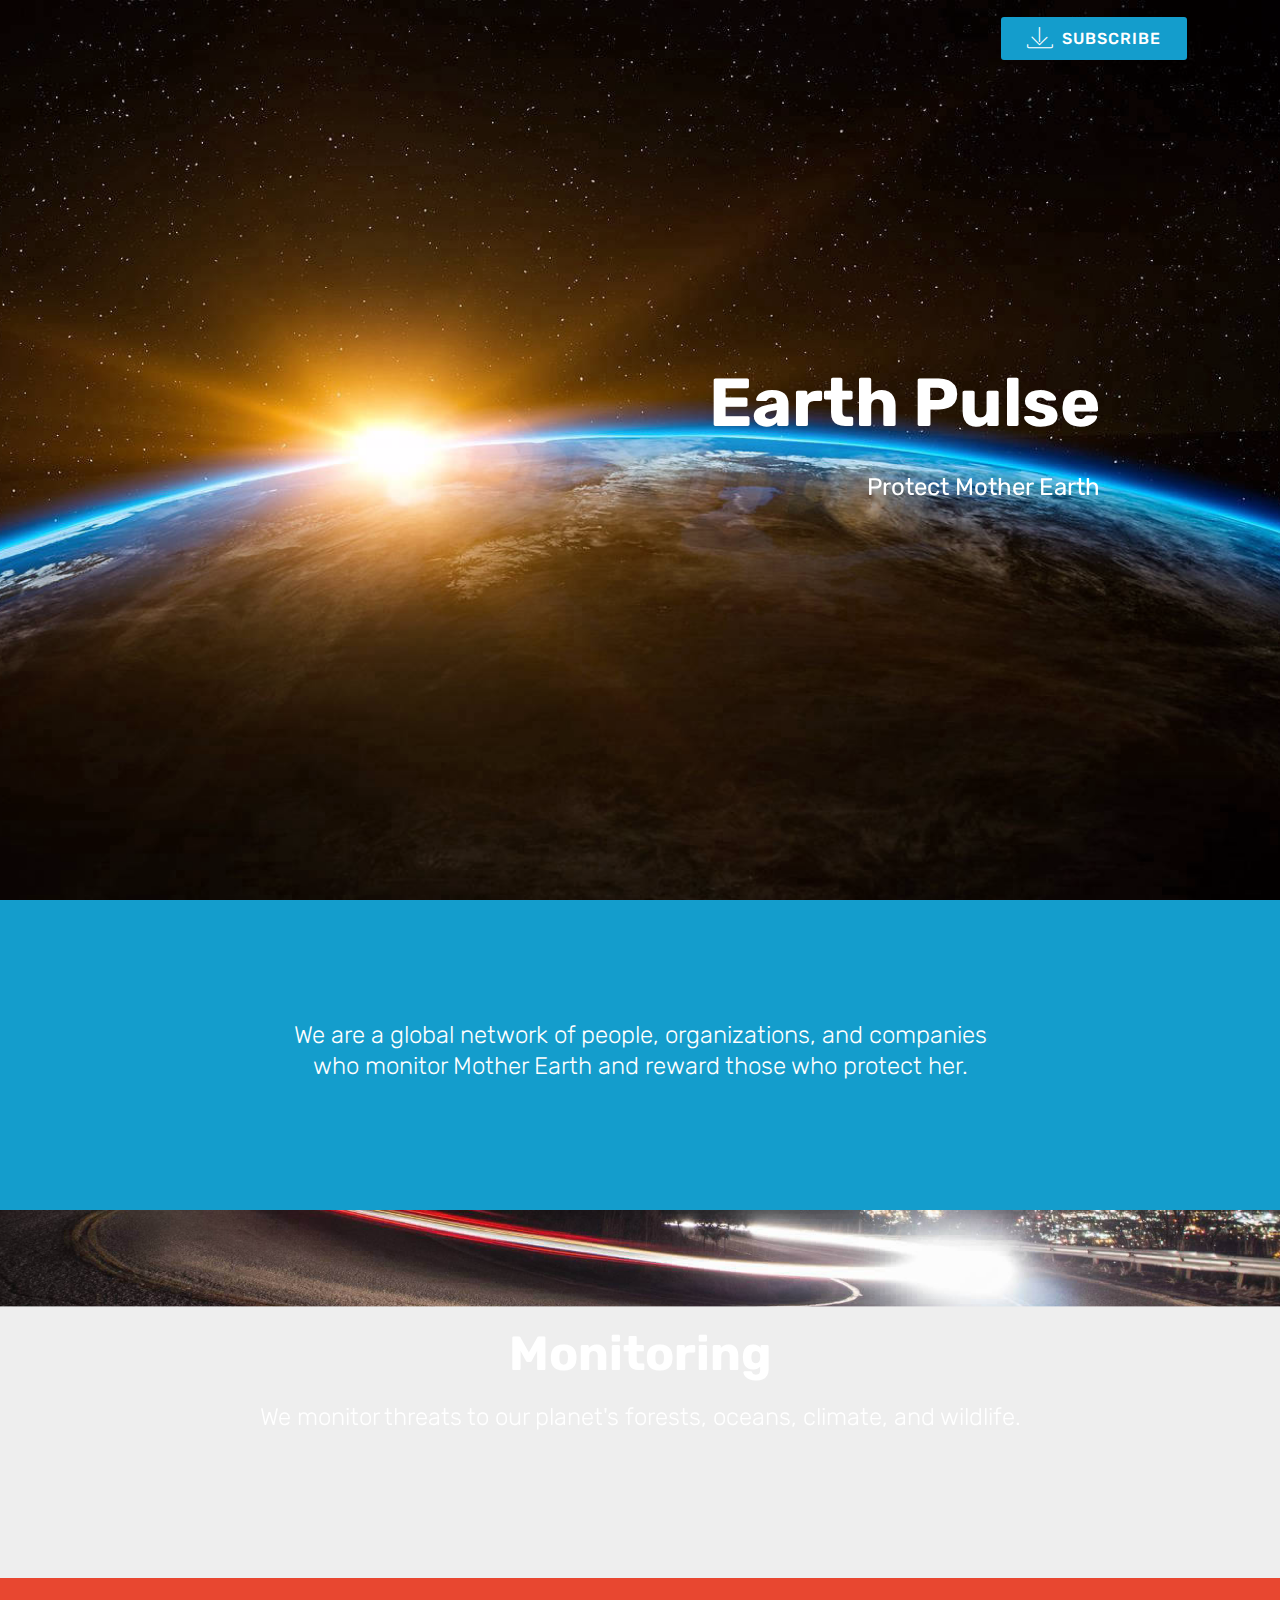
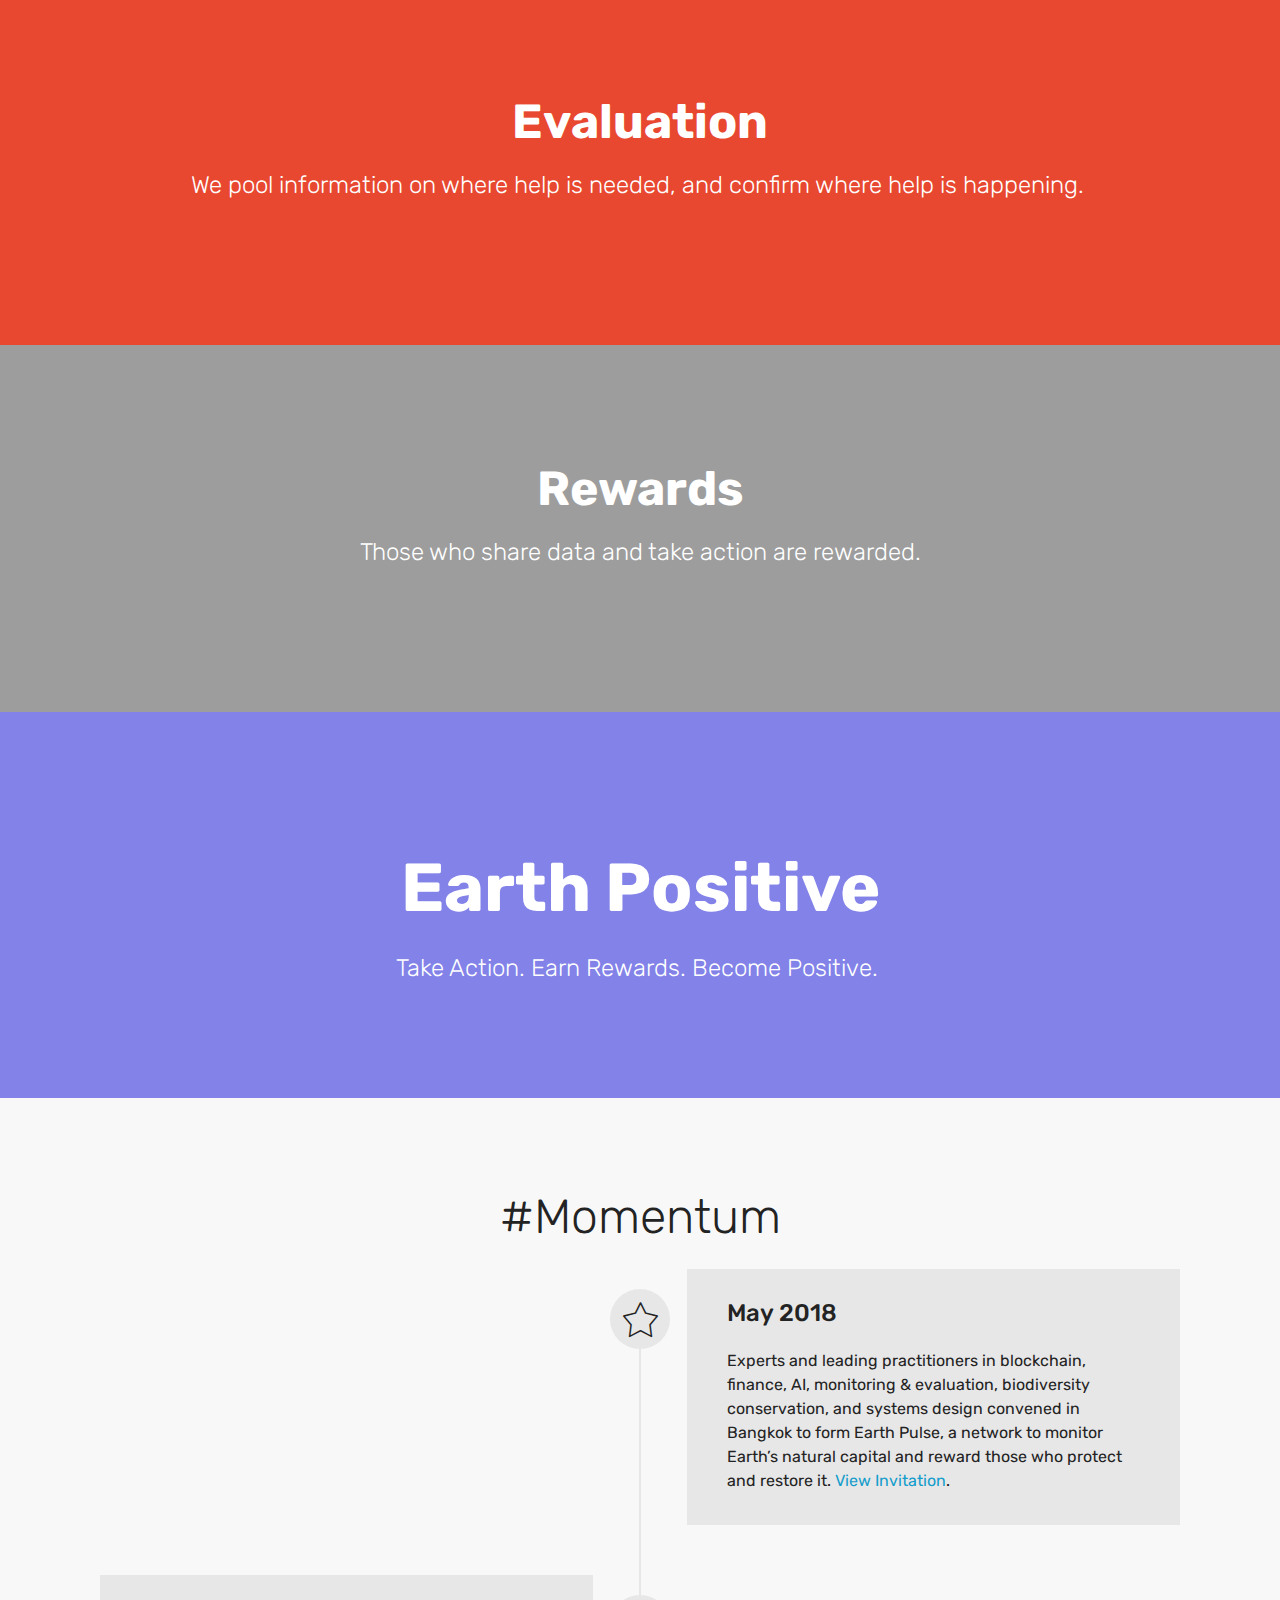
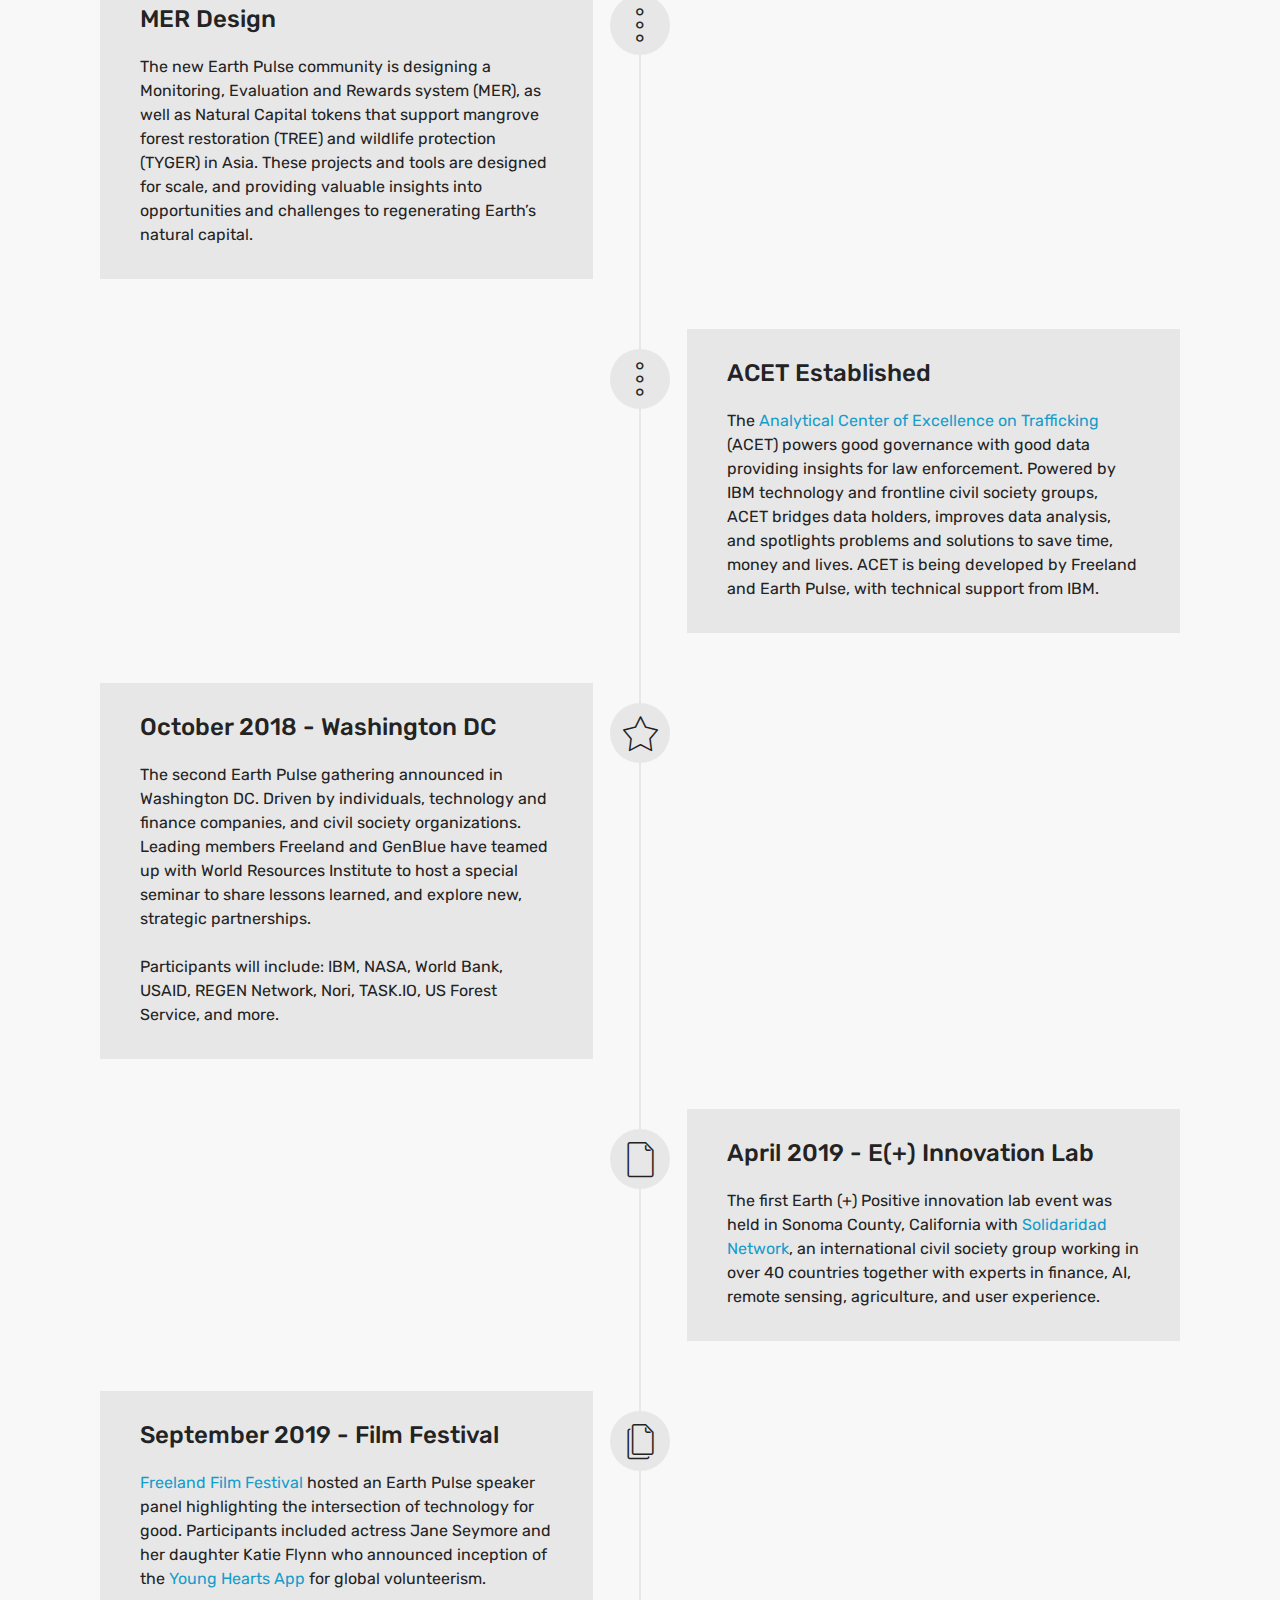
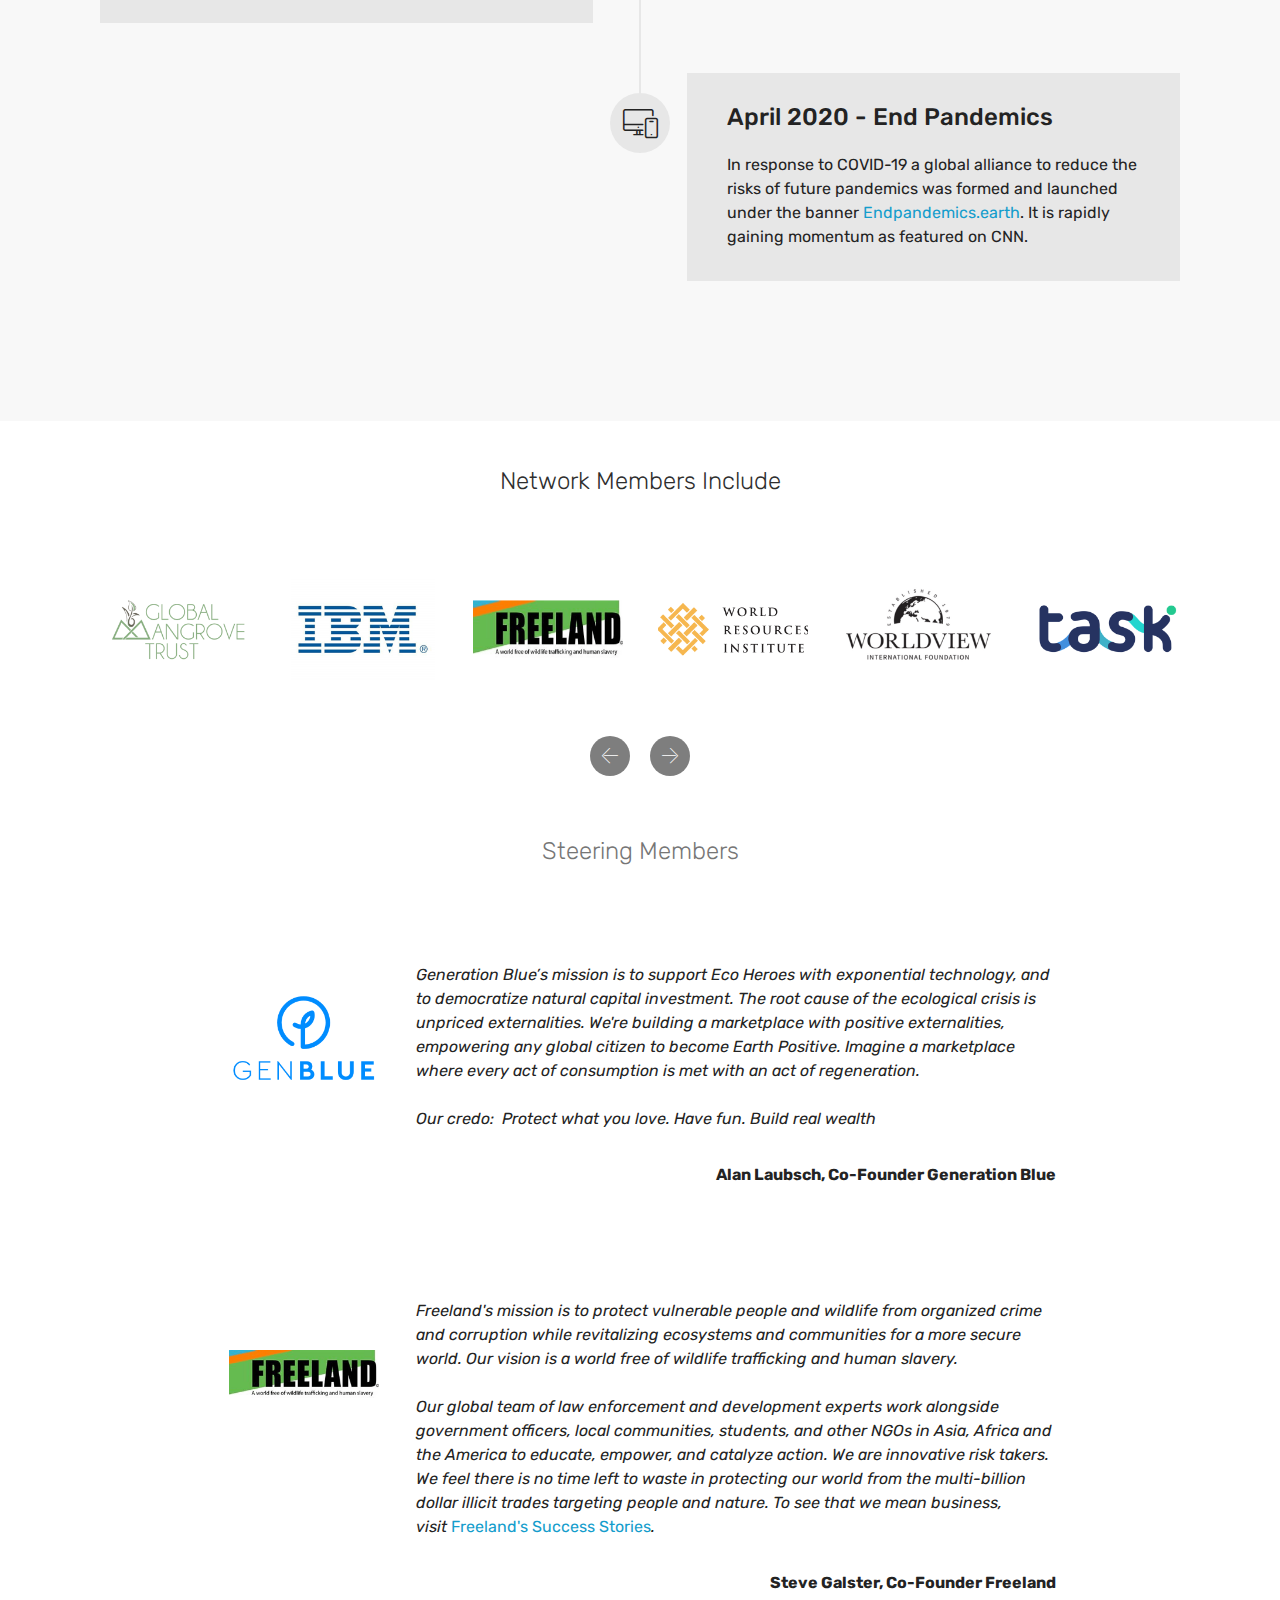
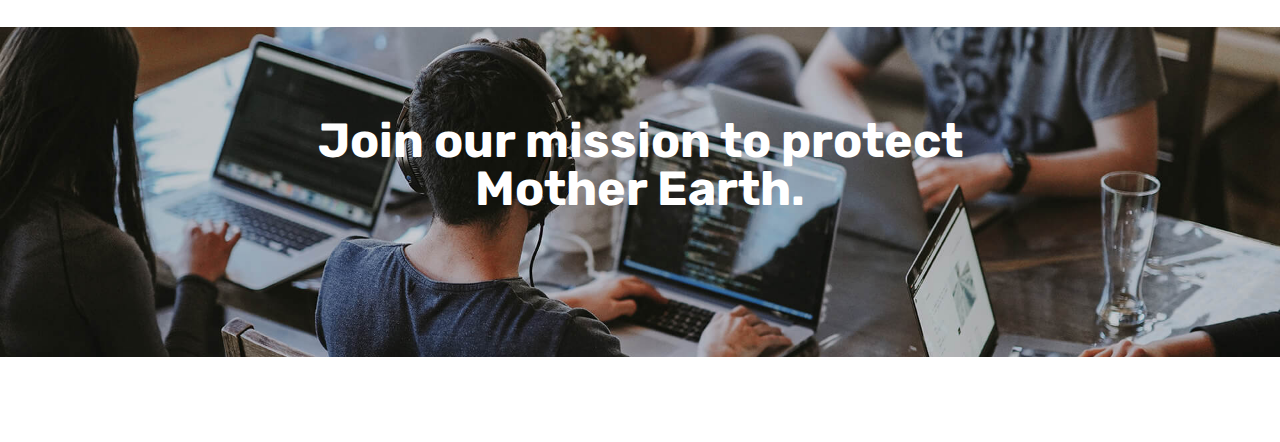
<file: index.html>
<!DOCTYPE html>
<html  >
<head>
  
  <meta charset="UTF-8">
  <meta http-equiv="X-UA-Compatible" content="IE=edge">
  
  <meta name="viewport" content="width=device-width, initial-scale=1, minimum-scale=1">
  <link rel="shortcut icon" href="assets/images/earthpulse-128x128-3.png" type="image/x-icon">
  <meta name="description" content="We are a global network of people, organizations, and companies who monitor Mother Earth and reward those who protect her.">
  
  
  <title>Earth Pulse</title>
  <link rel="stylesheet" href="assets/web/assets/mobirise-icons/mobirise-icons.css">
  <link rel="stylesheet" href="assets/bootstrap/css/bootstrap.min.css">
  <link rel="stylesheet" href="assets/bootstrap/css/bootstrap-grid.min.css">
  <link rel="stylesheet" href="assets/bootstrap/css/bootstrap-reboot.min.css">
  <link rel="stylesheet" href="assets/tether/tether.min.css">
  <link rel="stylesheet" href="assets/dropdown/css/style.css">
  <link rel="stylesheet" href="assets/theme/css/style.css">
  <link rel="preload" as="style" href="assets/mobirise/css/mbr-additional.css"><link rel="stylesheet" href="assets/mobirise/css/mbr-additional.css" type="text/css">
  
  
  
  <!--  Essential META Tags -->
<meta property="og:title" content="Earth Pulse – Protect Mother Earth.">
<meta property="og:description" content="We are a global network of people, organizations, and companies who monitor Mother Earth and reward those who protect her.">
<meta property="og:image" content="https://earthpulse.io/assets/images/socialShare.jpg">
<meta property="og:url" content="https://earthpulse.io/index.html">
<meta name="twitter:card" content="http://earthpulse.io/assets/images/socialTwitterCard.jpg">

<!--  Social Recommended -->
<meta property="og:site_name" content="Earth Pulse">
<meta name="twitter:image:alt" content="Earth Pulse – Protect Mother Earth">

<!--  For Social Analytics 
<meta property="fb:app_id" content="your_app_id" />
<meta name="twitter:site" content="@website-username">
-->
</head>
<body>

<!-- Analytics -->
<!-- Global site tag (gtag.js) - Google Analytics -->
<script async src="https://www.googletagmanager.com/gtag/js?id=UA-113071973-3"></script>
<script>
  window.dataLayer = window.dataLayer || [];
  function gtag(){dataLayer.push(arguments);}
  gtag('js', new Date());

  gtag('config', 'UA-113071973-3');
</script>

<!-- MailerLite Universal -->
<script>
(function(m,a,i,l,e,r){ m['MailerLiteObject']=e;function f(){
var c={ a:arguments,q:[]};var r=this.push(c);return "number"!=typeof r?r:f.bind(c.q);}
f.q=f.q||[];m[e]=m[e]||f.bind(f.q);m[e].q=m[e].q||f.q;r=a.createElement(i);
var _=a.getElementsByTagName(i)[0];r.async=1;r.src=l+'?v'+(~~(new Date().getTime()/1000000));
_.parentNode.insertBefore(r,_);})(window, document, 'script', 'https://static.mailerlite.com/js/universal.js', 'ml');

var ml_account = ml('accounts', '1168876', 'e7j9e1r8h1', 'load');
</script>
<!-- End MailerLite Universal -->
<!-- /Analytics -->


  
  <section class="menu cid-rIr6imtAEN" once="menu" id="menu1-26">

    

    <nav class="navbar navbar-expand beta-menu navbar-dropdown align-items-center navbar-toggleable-sm bg-color transparent">
        <button class="navbar-toggler navbar-toggler-right" type="button" data-toggle="collapse" data-target="#navbarSupportedContent" aria-controls="navbarSupportedContent" aria-expanded="false" aria-label="Toggle navigation">
            <div class="hamburger">
                <span></span>
                <span></span>
                <span></span>
                <span></span>
            </div>
        </button>
        <div class="menu-logo">
            <div class="navbar-brand">
                
                
            </div>
        </div>
        <div class="collapse navbar-collapse" id="navbarSupportedContent">
            
            <div class="navbar-buttons mbr-section-btn"><a class="btn btn-sm btn-primary display-4" href="#bottom">
                    <span class="mbri-save mbr-iconfont mbr-iconfont-btn "></span>
                    SUBSCRIBE</a></div>
        </div>
    </nav>
</section>

<section class="cid-r2j1OrpHoc mbr-fullscreen mbr-parallax-background" id="header2-0">

    

    

    <div class="container align-center">
        <div class="row justify-content-md-center">
            <div class="mbr-white col-md-10">
                <h1 class="mbr-section-title mbr-bold pb-3 mbr-fonts-style display-1">
                    Earth Pulse<br></h1>
                
                <p class="mbr-text pb-3 mbr-fonts-style display-5">Protect Mother Earth</p>
                
            </div>
        </div>
    </div>
    
</section>

<section class="mbr-section content4 cid-r2uvsMdvZ0" id="content4-m">

    

    <div class="container">
        <div class="media-container-row">
            <div class="title col-12 col-md-8">
                
                <h3 class="mbr-section-subtitle align-center mbr-light mbr-fonts-style display-5">
                    We are a global network of people, organizations, and companies who monitor Mother Earth and reward those who protect her.</h3>
                
            </div>
        </div>
    </div>
</section>

<section class="mbr-section info3 cid-r2j7nX0AH5 mbr-parallax-background" id="info3-9">

    

    

    <div class="container">
        <div class="row justify-content-center">
            <div class="media-container-column title col-12 col-md-10">
                <h2 class="align-left mbr-bold mbr-white pb-3 mbr-fonts-style display-2">
                    Monitoring</h2>
                <h3 class="mbr-section-subtitle align-left mbr-light mbr-white pb-3 mbr-fonts-style display-5">We monitor threats to our planet's forests, oceans, climate, and wildlife.</h3>
                
                
            </div>
        </div>
    </div>
</section>

<section class="mbr-section info3 cid-r2j7pPUnqZ" id="info3-a">

    

    

    <div class="container">
        <div class="row justify-content-center">
            <div class="media-container-column title col-12 col-md-10">
                <h2 class="align-left mbr-bold mbr-white pb-3 mbr-fonts-style display-2">
                    Evaluation</h2>
                <h3 class="mbr-section-subtitle align-left mbr-light mbr-white pb-3 mbr-fonts-style display-5">
                    We pool information on where help is needed, and confirm where help is happening.&nbsp;</h3>
                
                
            </div>
        </div>
    </div>
</section>

<section class="mbr-section info3 cid-r2j9AMb4hY mbr-parallax-background" id="info3-d">

    

    <div class="mbr-overlay" style="opacity: 0.4; background-color: rgb(35, 35, 35);">
    </div>

    <div class="container">
        <div class="row justify-content-center">
            <div class="media-container-column title col-12 col-md-10">
                <h2 class="align-left mbr-bold mbr-white pb-3 mbr-fonts-style display-2">
                    Rewards</h2>
                <h3 class="mbr-section-subtitle align-left mbr-light mbr-white pb-3 mbr-fonts-style display-5">Those who share data and take action are rewarded.</h3>
                
                
            </div>
        </div>
    </div>
</section>

<section class="header1 cid-r2je0fKkXD" id="header1-f">

    

    

    <div class="container">
        <div class="row justify-content-md-center">
            <div class="mbr-white col-md-10">
                <h1 class="mbr-section-title align-center mbr-bold pb-3 mbr-fonts-style display-1">
                    Earth Positive</h1>
                <h3 class="mbr-section-subtitle align-center mbr-light pb-3 mbr-fonts-style display-5">
                    Take Action. Earn Rewards. Become Positive.&nbsp;</h3>
                
                
            </div>
        </div>
    </div>

</section>

<section class="timeline2 cid-r2jaDdpq4V" id="timeline2-e">

    

    

    <div class="container align-center">
        <h2 class="mbr-section-title pb-3 mbr-fonts-style display-2">
            #Momentum</h2>
        

        <div class="container timelines-container" mbri-timelines="">
            <div class="row timeline-element reverse separline">      
                <span class="iconsBackground">
                    <span class="mbr-iconfont mbri-star"></span>
                </span>          
                <div class="col-xs-12 col-md-6 align-left">
                    <div class="timeline-text-content">
                        <h4 class="mbr-timeline-title pb-3 mbr-fonts-style display-5">May 2018</h4>
                        <p class="mbr-timeline-text mbr-fonts-style display-7">Experts and leading practitioners in blockchain, finance, AI, monitoring &amp; evaluation, biodiversity conservation, and systems design convened in Bangkok to form Earth Pulse, a network to monitor Earth’s natural capital and reward those who protect and restore it. <a href="assets/files/Announcement%20-%20Earth%20Pulse%20BKK.pdf" target="_blank">View Invitation</a>.<br></p>
                     </div>
                </div>
            </div>

            <div class="row timeline-element separline">
                <span class="iconsBackground">
                    <span class="mbr-iconfont mbri-more-vertical"></span>
                </span>
                <div class="col-xs-12 col-md-6 align-left ">
                    <div class="timeline-text-content">
                        <h4 class="mbr-timeline-title pb-3 mbr-fonts-style display-5">MER Design</h4>
                        <p class="mbr-timeline-text mbr-fonts-style display-7">The new Earth Pulse community is designing a Monitoring, Evaluation and Rewards system (MER), as well as Natural Capital tokens that support mangrove forest restoration (TREE) and wildlife protection (TYGER) in Asia.  These projects and tools are designed for scale, and providing valuable insights into opportunities and challenges to regenerating Earth’s natural capital.<br></p>
                    </div>
                </div>
            </div> 

            <div class="row timeline-element reverse separline">
                <span class="iconsBackground">
                    <span class="mbr-iconfont mbri-more-vertical"></span>
                </span>
                <div class="col-xs-12 col-md-6 align-left">
                    <div class="timeline-text-content">
                        <h4 class="mbr-timeline-title pb-3 mbr-fonts-style display-5">
                            ACET Established</h4>      
                        <p class="mbr-timeline-text mbr-fonts-style display-7">The <a href="https://acet-recovery.com" target="_blank">Analytical Center of Excellence on Trafficking</a> (ACET) powers good governance with good data providing insights for law enforcement. Powered by IBM technology and frontline civil society groups, ACET bridges data holders, improves data analysis, and spotlights problems and solutions to save time, money and lives. ACET is being developed by Freeland and Earth Pulse, with technical support from IBM.</p>
                    </div>
                </div>
            </div>

            <div class="row timeline-element separline">
                <span class="iconsBackground">
                    <span class="mbr-iconfont mbri-star"></span>
                </span>
                <div class="col-xs-12 col-md-6 align-left ">
                    <div class="timeline-text-content">
                        <h4 class="mbr-timeline-title pb-3 mbr-fonts-style display-5">October 2018 - Washington DC</h4>
                        <p class="mbr-timeline-text mbr-fonts-style display-7">
                            The second Earth Pulse gathering announced in Washington DC. Driven by individuals, technology and finance companies, and civil society organizations. Leading members Freeland and GenBlue have teamed up with World Resources Institute to host a special seminar to share lessons learned, and explore new, strategic partnerships. <br><br>Participants will include: IBM, NASA, World Bank, USAID, REGEN Network, Nori, TASK.IO, US Forest Service, and more.<br></p>
                    </div>
                </div>
            </div>

            <div class="row timeline-element reverse separline">
                <span class="iconsBackground">
                    <span class="mbri-new-file mbr-iconfont"></span>
                </span>
                <div class="col-xs-12 col-md-6 align-left">
                    <div class="timeline-text-content">
                        <h4 class="mbr-timeline-title pb-3 mbr-fonts-style display-5">
                            April 2019 - E(+) Innovation Lab</h4>
                        <p class="mbr-timeline-text mbr-fonts-style display-7">
                            The first Earth (+) Positive innovation lab event was held in Sonoma County, California with<a href="https://www.solidaridadnetwork.org/" target="_blank"> Solidaridad Network</a>, an international civil society group working in over 40 countries together with experts in finance, AI, remote sensing, agriculture, and user experience.&nbsp;</p>
                    </div>
                </div>
            </div>

            <div class="row timeline-element separline">
                <span class="iconsBackground">
                    <span class="mbri-pages mbr-iconfont"></span>
                </span>
                <div class="col-xs-12 col-md-6 align-left ">
                    <div class="timeline-text-content">
                        <h4 class="mbr-timeline-title pb-3 mbr-fonts-style display-5">
                            September 2019 - Film Festival</h4>
                        <p class="mbr-timeline-text mbr-fonts-style display-7"><a href="http://www.freelandfilmfest.org" target="_blank">Freeland Film Festival</a> hosted an Earth Pulse speaker panel highlighting the intersection of technology for good. Participants included actress Jane Seymore and her daughter Katie Flynn who announced inception of the <a href="https://www.openheartsfoundation.org/about-young-hearts" target="_blank">Young Hearts App</a> for global volunteerism.&nbsp;</p>
                    </div>
                </div>
            </div>

            <div class="row timeline-element reverse">
                <span class="iconsBackground">
                    <span class="mbri-responsive mbr-iconfont"></span>
                </span>
                <div class="col-xs-12 col-md-6 align-left">
                    <div class="timeline-text-content">
                        <h4 class="mbr-timeline-title pb-3 mbr-fonts-style display-5">
                            April 2020 - End Pandemics</h4>
                        <p class="mbr-timeline-text mbr-fonts-style display-7">In response to COVID-19 a global alliance to reduce the risks of future pandemics was formed and launched under the banner <a href="https://endpandemics.earth" target="_blank">Endpandemics.earth</a>. It is&nbsp;rapidly gaining momentum as featured on CNN.&nbsp;</p>
                    </div>
                </div>
            </div>

            

            

            

            

            
        </div>
    </div>
</section>

<section class="clients cid-rkvqnn6V4w" data-interval="false" id="clients-1j">
      

    
        <div class="container mb-5">
            <div class="media-container-row">
                <div class="col-12 align-center">
                    
                    <h3 class="mbr-section-subtitle mbr-light mbr-fonts-style display-5">
                        Network Members Include</h3>
                </div>
            </div>
        </div>

    <div class="container">
        <div class="carousel slide" role="listbox" data-pause="true" data-keyboard="false" data-ride="carousel" data-interval="2000">
            <div class="carousel-inner" data-visible="6">
                
                
                
                
                
            <div class="carousel-item ">
                    <div class="media-container-row">
                        <div class="col-md-12">
                            <div class="wrap-img ">
                                <a href="https://www.globalmangrove.org" target="_blank"><img src="assets/images/global-mangrove-trust-2-256x256.png" class="img-responsive clients-img" alt="" title=""></a>
                            </div>
                        </div>
                    </div>
                </div><div class="carousel-item ">
                    <div class="media-container-row">
                        <div class="col-md-12">
                            <div class="wrap-img ">
                                <img src="assets/images/ibm-1-248x248.png" class="img-responsive clients-img" alt="" title="">
                            </div>
                        </div>
                    </div>
                </div><div class="carousel-item ">
                    <div class="media-container-row">
                        <div class="col-md-12">
                            <div class="wrap-img ">
                                <a href="https://www.freeland.org" target="_blank"><img src="assets/images/freeland500x500-500x500.png" class="img-responsive clients-img" alt="" title=""></a>
                            </div>
                        </div>
                    </div>
                </div><div class="carousel-item ">
                    <div class="media-container-row">
                        <div class="col-md-12">
                            <div class="wrap-img ">
                                <a href="https://www.wri.org/" target="_blank"><img src="assets/images/worldviewresourcesinstitute-256x256.png" class="img-responsive clients-img" alt="" title=""></a>
                            </div>
                        </div>
                    </div>
                </div><div class="carousel-item ">
                    <div class="media-container-row">
                        <div class="col-md-12">
                            <div class="wrap-img ">
                                <a href="http://wif.care/" target="_blank"><img src="assets/images/worldview-1-256x256.png" class="img-responsive clients-img" alt="" title=""></a>
                            </div>
                        </div>
                    </div>
                </div><div class="carousel-item ">
                    <div class="media-container-row">
                        <div class="col-md-12">
                            <div class="wrap-img ">
                                <a href="https://task.io" target="_blank"><img src="assets/images/task500x500-1-500x500.png" class="img-responsive clients-img" alt="" title=""></a>
                            </div>
                        </div>
                    </div>
                </div><div class="carousel-item ">
                    <div class="media-container-row">
                        <div class="col-md-12">
                            <div class="wrap-img ">
                                <a href="https://www.regen.network" target="_blank"><img src="assets/images/regennetwork-1-256x256.png" class="img-responsive clients-img" alt="" title=""></a>
                            </div>
                        </div>
                    </div>
                </div><div class="carousel-item ">
                    <div class="media-container-row">
                        <div class="col-md-12">
                            <div class="wrap-img ">
                                <a href="https://www.nori.com" target="_blank"><img src="assets/images/nori-2-100x126.png" class="img-responsive clients-img" alt="" title=""></a>
                            </div>
                        </div>
                    </div>
                </div><div class="carousel-item ">
                    <div class="media-container-row">
                        <div class="col-md-12">
                            <div class="wrap-img ">
                                <a href="https://www.mural.co" target="_blank"><img src="assets/images/mural-1-256x256.png" class="img-responsive clients-img" alt="" title=""></a>
                            </div>
                        </div>
                    </div>
                </div><div class="carousel-item ">
                    <div class="media-container-row">
                        <div class="col-md-12">
                            <div class="wrap-img ">
                                <a href="https://www.storiesonboard.com" target="_blank"><img src="assets/images/storiesonboard-1-531x514.png" class="img-responsive clients-img" alt="" title=""></a>
                            </div>
                        </div>
                    </div>
                </div><div class="carousel-item ">
                    <div class="media-container-row">
                        <div class="col-md-12">
                            <div class="wrap-img ">
                                <img src="assets/images/isao-2.svg" class="img-responsive clients-img" alt="" title="">
                            </div>
                        </div>
                    </div>
                </div><div class="carousel-item ">
                    <div class="media-container-row">
                        <div class="col-md-12">
                            <div class="wrap-img ">
                                <a href="https://www.lykke.com" target="_blank"><img src="assets/images/lykke-1-256x256.png" class="img-responsive clients-img" alt="" title=""></a>
                            </div>
                        </div>
                    </div>
                </div><div class="carousel-item ">
                    <div class="media-container-row">
                        <div class="col-md-12">
                            <div class="wrap-img ">
                                <a href="https://generation.blue" target="_blank"><img src="assets/images/genblue-2-256x256.png" class="img-responsive clients-img" alt="" title=""></a>
                            </div>
                        </div>
                    </div>
                </div><div class="carousel-item ">
                    <div class="media-container-row">
                        <div class="col-md-12">
                            <div class="wrap-img ">
                                <a href="https://sustainablesurf.org/" target="_blank"><img src="assets/images/sustainablesurf-1-256x256.png" class="img-responsive clients-img" alt="" title=""></a>
                            </div>
                        </div>
                    </div>
                </div><div class="carousel-item ">
                    <div class="media-container-row">
                        <div class="col-md-12">
                            <div class="wrap-img ">
                                <a href="https://localscale.org"><img src="assets/images/localscale-256x256.jpg" class="img-responsive clients-img" alt="" title=""></a>
                            </div>
                        </div>
                    </div>
                </div></div>
            <div class="carousel-controls">
                <a data-app-prevent-settings="" class="carousel-control carousel-control-prev" role="button" data-slide="prev">
                    <span aria-hidden="true" class="mbri-left mbr-iconfont"></span>
                    <span class="sr-only">Previous</span>
                </a>
                <a data-app-prevent-settings="" class="carousel-control carousel-control-next" role="button" data-slide="next">
                    <span aria-hidden="true" class="mbri-right mbr-iconfont"></span>
                    <span class="sr-only">Next</span>
                </a>
            </div>
        </div>
    </div>
</section>

<section class="testimonials4 cid-r5XtomsOsg" id="testimonials4-19">

  

  
  <div class="container">
    
    <h3 class="mbr-section-subtitle mbr-light pb-3 mbr-fonts-style mbr-white align-center display-5">Steering Members</h3>
    <div class="col-md-10 testimonials-container"> 
      

      
    <div class="testimonials-item">
        <div class="user row">
          <div class="col-lg-3 col-md-4">
            <div class="user_image">
              <img src="assets/images/genblue-256x256.png" alt="" title="">
            </div>
          </div>
          <div class="testimonials-caption col-lg-9 col-md-8">
            <div class="user_text ">
              <p class="mbr-fonts-style display-7"><em>Generation Blue’s mission is to support Eco Heroes with exponential technology, and to democratize natural capital investment. The root cause of the ecological crisis is unpriced externalities. We're building a marketplace with positive externalities, empowering any global citizen to become Earth Positive. Imagine a marketplace where every act of consumption is met with an act of regeneration. <br><br>Our credo: &nbsp;Protect what you love. Have fun. Build real wealth</em></p>
            </div>
            <div class="user_name mbr-bold mbr-fonts-style align-left pt-3 display-7">
                 Alan Laubsch, Co-Founder Generation Blue</div>
            
          </div>
        </div>
      </div><div class="testimonials-item">
        <div class="user row">
          <div class="col-lg-3 col-md-4">
            <div class="user_image">
              <img src="assets/images/freeland-256x256.png" alt="" title="">
            </div>
          </div>
          <div class="testimonials-caption col-lg-9 col-md-8">
            <div class="user_text">
              <p class="mbr-fonts-style display-7"><em>Freeland's mission is to protect vulnerable people and wildlife from organized crime and corruption while revitalizing ecosystems and communities for a more secure world. Our vision is a world free of wildlife trafficking and human slavery. <br><br>Our global team of law enforcement and development experts work alongside government officers, local communities, students, and other NGOs in Asia, Africa and the America to educate, empower, and catalyze action.  We are innovative risk takers.  We feel there is no time left to waste in protecting our world from the multi-billion dollar illicit trades targeting people and nature.  To see that we mean business, visit&nbsp;<a href="https://www.freeland.org/freeland-impacts" target="_blank">Freeland's Success Stories</a>.</em></p>
            </div>
            <div class="user_name mbr-bold mbr-fonts-style align-left pt-3 display-7">
                 Steve Galster, Co-Founder Freeland</div>
            
          </div>
        </div>
      </div></div>
  </div>
</section>

<section class="mbr-section info3 cid-r2vlu2x85p" id="info3-n">

    

    

    <div class="container">
        <div class="row justify-content-center">
            <div class="media-container-column title col-12 col-md-10">
                <h2 class="align-left mbr-bold mbr-white pb-3 mbr-fonts-style display-2">
                    Join our mission to protect<br>Mother Earth.</h2>
                
                
                <div class="ml-form-embed" data-account="1168876:e7j9e1r8h1" data-form="1027858:n1o6t4">
</div>
                
            </div>
        </div>
    </div>
</section>

<section once="" class="cid-r2jyh2CXVL mbr-reveal" id="footer6-j">
    

    

    <div class="container">
        <div class="media-container-row align-center mbr-white">
            <div class="col-12">
                <p class="mbr-text mb-0 mbr-fonts-style display-7">
                    © Copyright 2018, 2019, 2020, 2021 - All Rights Reserved
                </p>
            </div>
        </div>
    </div>
</section>


<script src="assets/web/assets/jquery/jquery.min.js"></script>
  <script src="assets/popper/popper.min.js"></script>
  <script src="assets/bootstrap/js/bootstrap.min.js"></script>
  <script src="assets/tether/tether.min.js"></script>
  <script src="assets/smoothscroll/smooth-scroll.js"></script>
  <script src="assets/dropdown/js/nav-dropdown.js"></script>
  <script src="assets/dropdown/js/navbar-dropdown.js"></script>
  <script src="assets/touchswipe/jquery.touch-swipe.min.js"></script>
  <script src="assets/parallax/jarallax.min.js"></script>
  <script src="assets/bootstrapcarouselswipe/bootstrap-carousel-swipe.js"></script>
  <script src="assets/mbr-clients-slider/mbr-clients-slider.js"></script>
  <script src="assets/theme/js/script.js"></script>
  
  
  
</body>
</html>
</file>
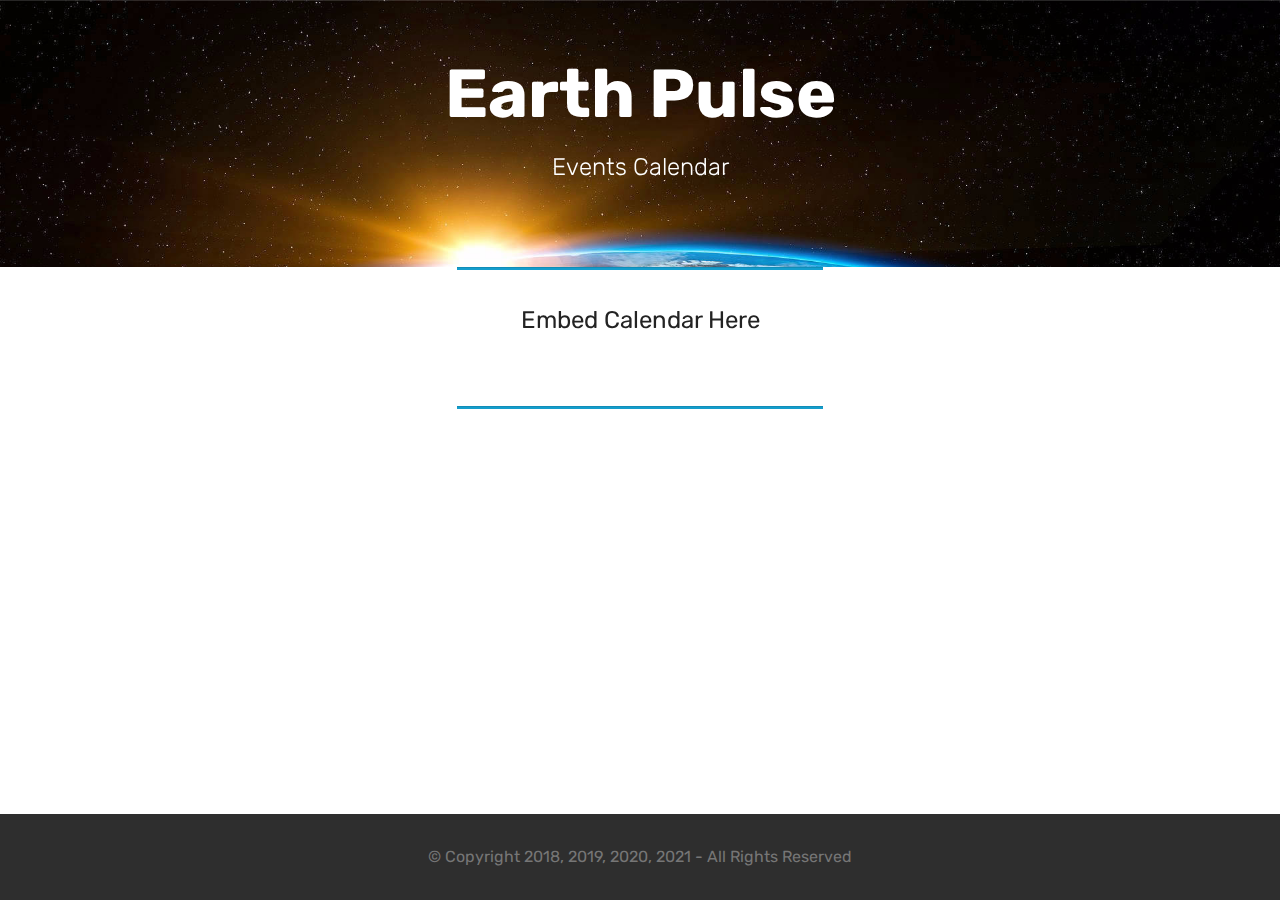
<file: calendar.html>
<!DOCTYPE html>
<html  >
<head>
  
  <meta charset="UTF-8">
  <meta http-equiv="X-UA-Compatible" content="IE=edge">
  
  <meta name="viewport" content="width=device-width, initial-scale=1, minimum-scale=1">
  <link rel="shortcut icon" href="assets/images/earthpulse-128x128-3.png" type="image/x-icon">
  <meta name="description" content="">
  
  
  <title>Calendar</title>
  <link rel="stylesheet" href="assets/bootstrap/css/bootstrap.min.css">
  <link rel="stylesheet" href="assets/bootstrap/css/bootstrap-grid.min.css">
  <link rel="stylesheet" href="assets/bootstrap/css/bootstrap-reboot.min.css">
  <link rel="stylesheet" href="assets/tether/tether.min.css">
  <link rel="stylesheet" href="assets/theme/css/style.css">
  <link rel="preload" as="style" href="assets/mobirise/css/mbr-additional.css"><link rel="stylesheet" href="assets/mobirise/css/mbr-additional.css" type="text/css">
  
  
  
  
</head>
<body>

<!-- Analytics -->
<!-- Global site tag (gtag.js) - Google Analytics -->
<script async src="https://www.googletagmanager.com/gtag/js?id=UA-113071973-3"></script>
<script>
  window.dataLayer = window.dataLayer || [];
  function gtag(){dataLayer.push(arguments);}
  gtag('js', new Date());

  gtag('config', 'UA-113071973-3');
</script>

<!-- MailerLite Universal -->
<script>
(function(m,a,i,l,e,r){ m['MailerLiteObject']=e;function f(){
var c={ a:arguments,q:[]};var r=this.push(c);return "number"!=typeof r?r:f.bind(c.q);}
f.q=f.q||[];m[e]=m[e]||f.bind(f.q);m[e].q=m[e].q||f.q;r=a.createElement(i);
var _=a.getElementsByTagName(i)[0];r.async=1;r.src=l+'?v'+(~~(new Date().getTime()/1000000));
_.parentNode.insertBefore(r,_);})(window, document, 'script', 'https://static.mailerlite.com/js/universal.js', 'ml');

var ml_account = ml('accounts', '1168876', 'e7j9e1r8h1', 'load');
</script>
<!-- End MailerLite Universal -->
<!-- /Analytics -->


  
  <section class="mbr-section content5 cid-r9O7q3UosX mbr-parallax-background" id="content5-1i">

    

    

    <div class="container">
        <div class="media-container-row">
            <div class="title col-12 col-md-8">
                <h2 class="align-center mbr-bold mbr-white pb-3 mbr-fonts-style display-1">
                    Earth Pulse</h2>
                <h3 class="mbr-section-subtitle align-center mbr-light mbr-white pb-3 mbr-fonts-style display-5">Events Calendar</h3>
                
                
            </div>
        </div>
    </div>
</section>

<section class="mbr-section article content9 cid-r9O6uoFtHI" id="content9-1h">
    
     

    <div class="container">
        <div class="inner-container" style="width: 100%;">
            <hr class="line" style="width: 33%;">
            <div class="section-text align-center mbr-fonts-style display-5">
                    Embed Calendar Here<br><br></div>
            <hr class="line" style="width: 33%;">
        </div>
        </div>
</section>

<section once="" class="cid-r2jyh2CXVL mbr-reveal" id="footer6-1f">
    

    

    <div class="container">
        <div class="media-container-row align-center mbr-white">
            <div class="col-12">
                <p class="mbr-text mb-0 mbr-fonts-style display-7">
                    © Copyright 2018, 2019, 2020, 2021 - All Rights Reserved
                </p>
            </div>
        </div>
    </div>
</section>


<script src="assets/web/assets/jquery/jquery.min.js"></script>
  <script src="assets/popper/popper.min.js"></script>
  <script src="assets/bootstrap/js/bootstrap.min.js"></script>
  <script src="assets/tether/tether.min.js"></script>
  <script src="assets/smoothscroll/smooth-scroll.js"></script>
  <script src="assets/parallax/jarallax.min.js"></script>
  <script src="assets/theme/js/script.js"></script>
  
  
  
</body>
</html>
</file>
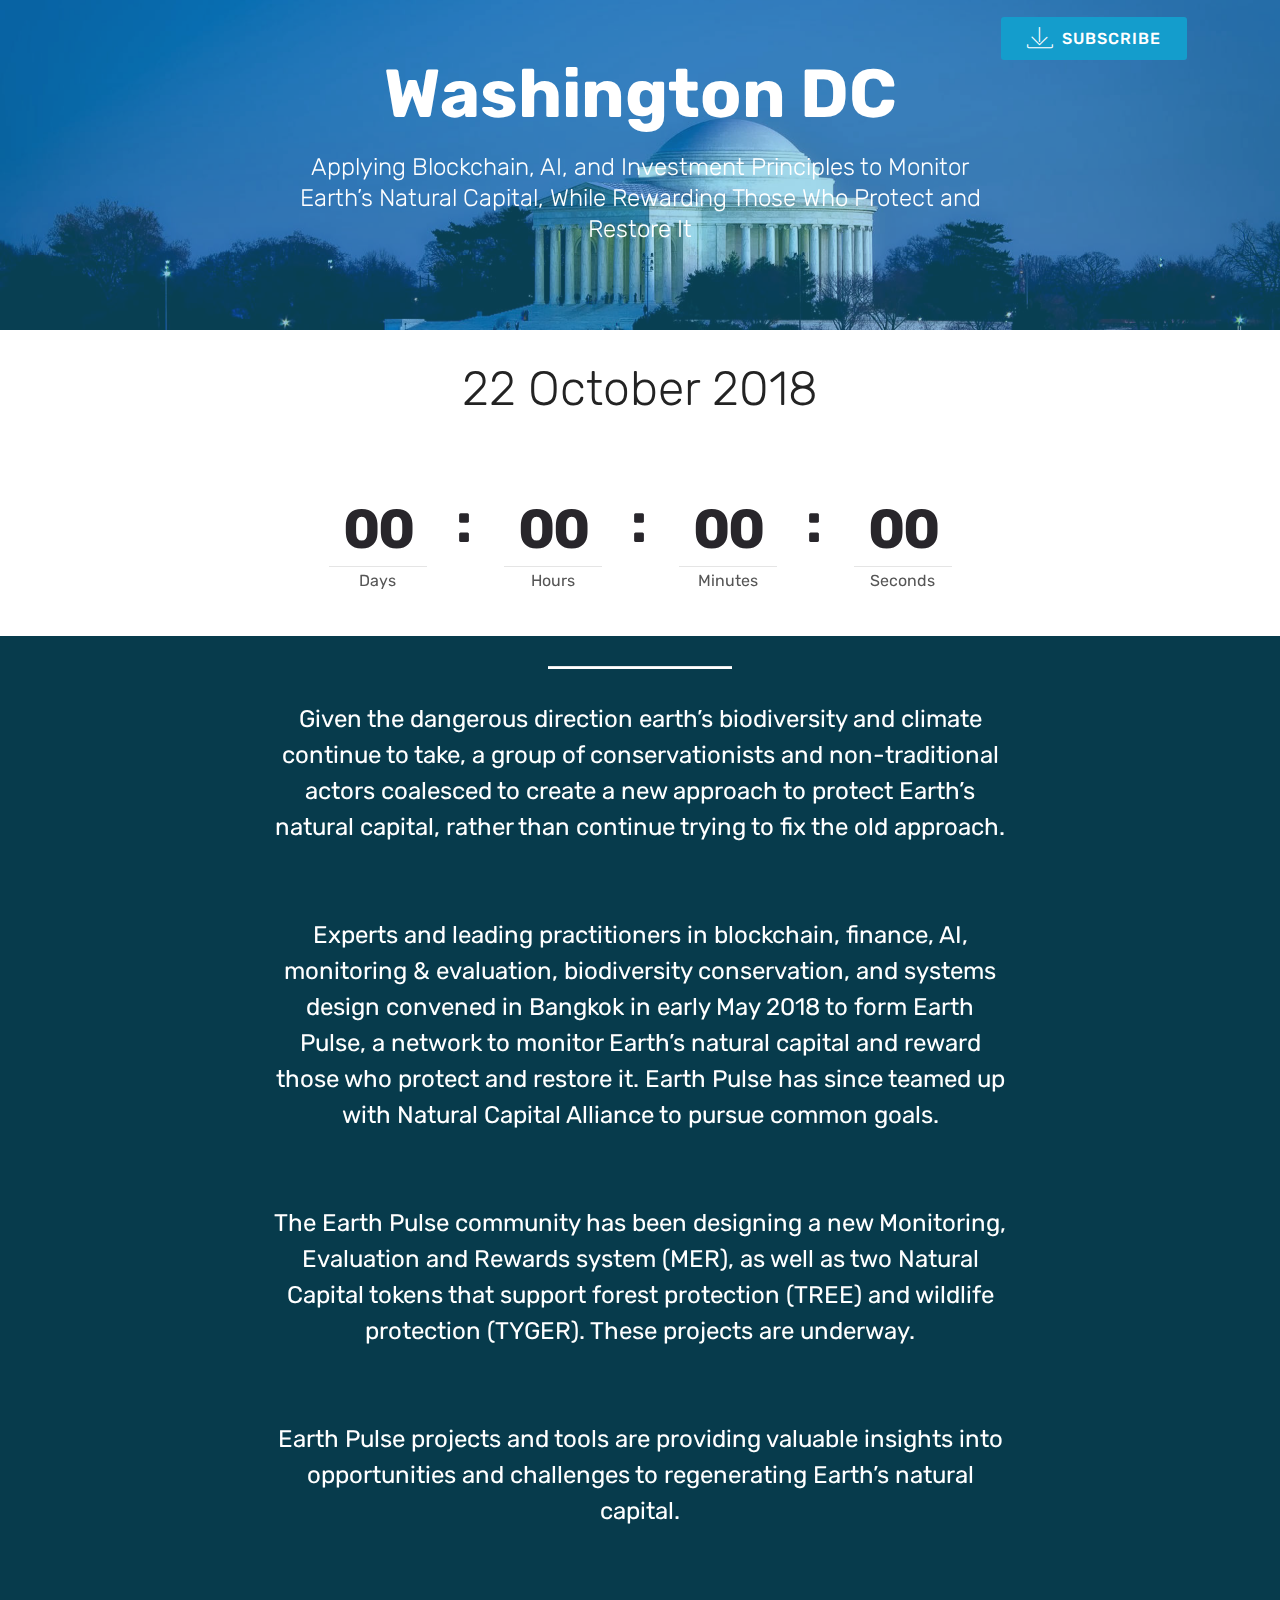
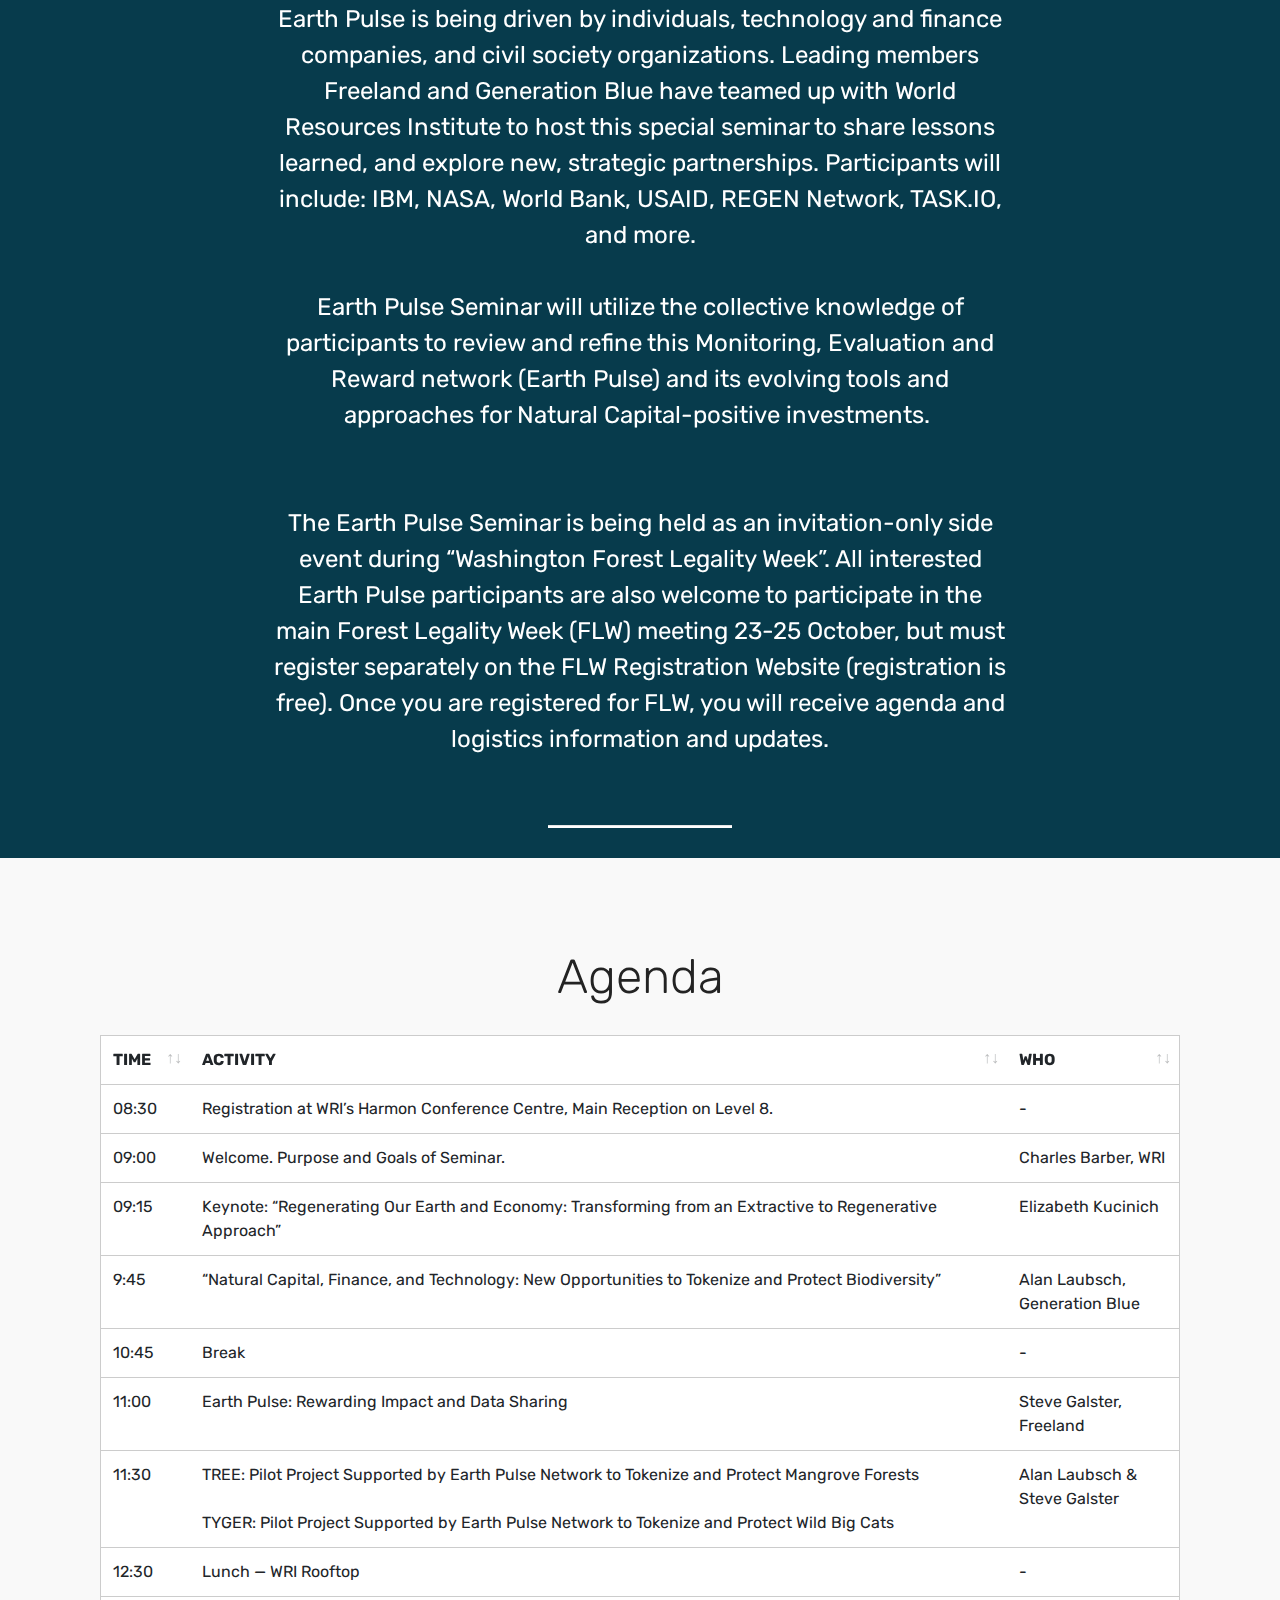
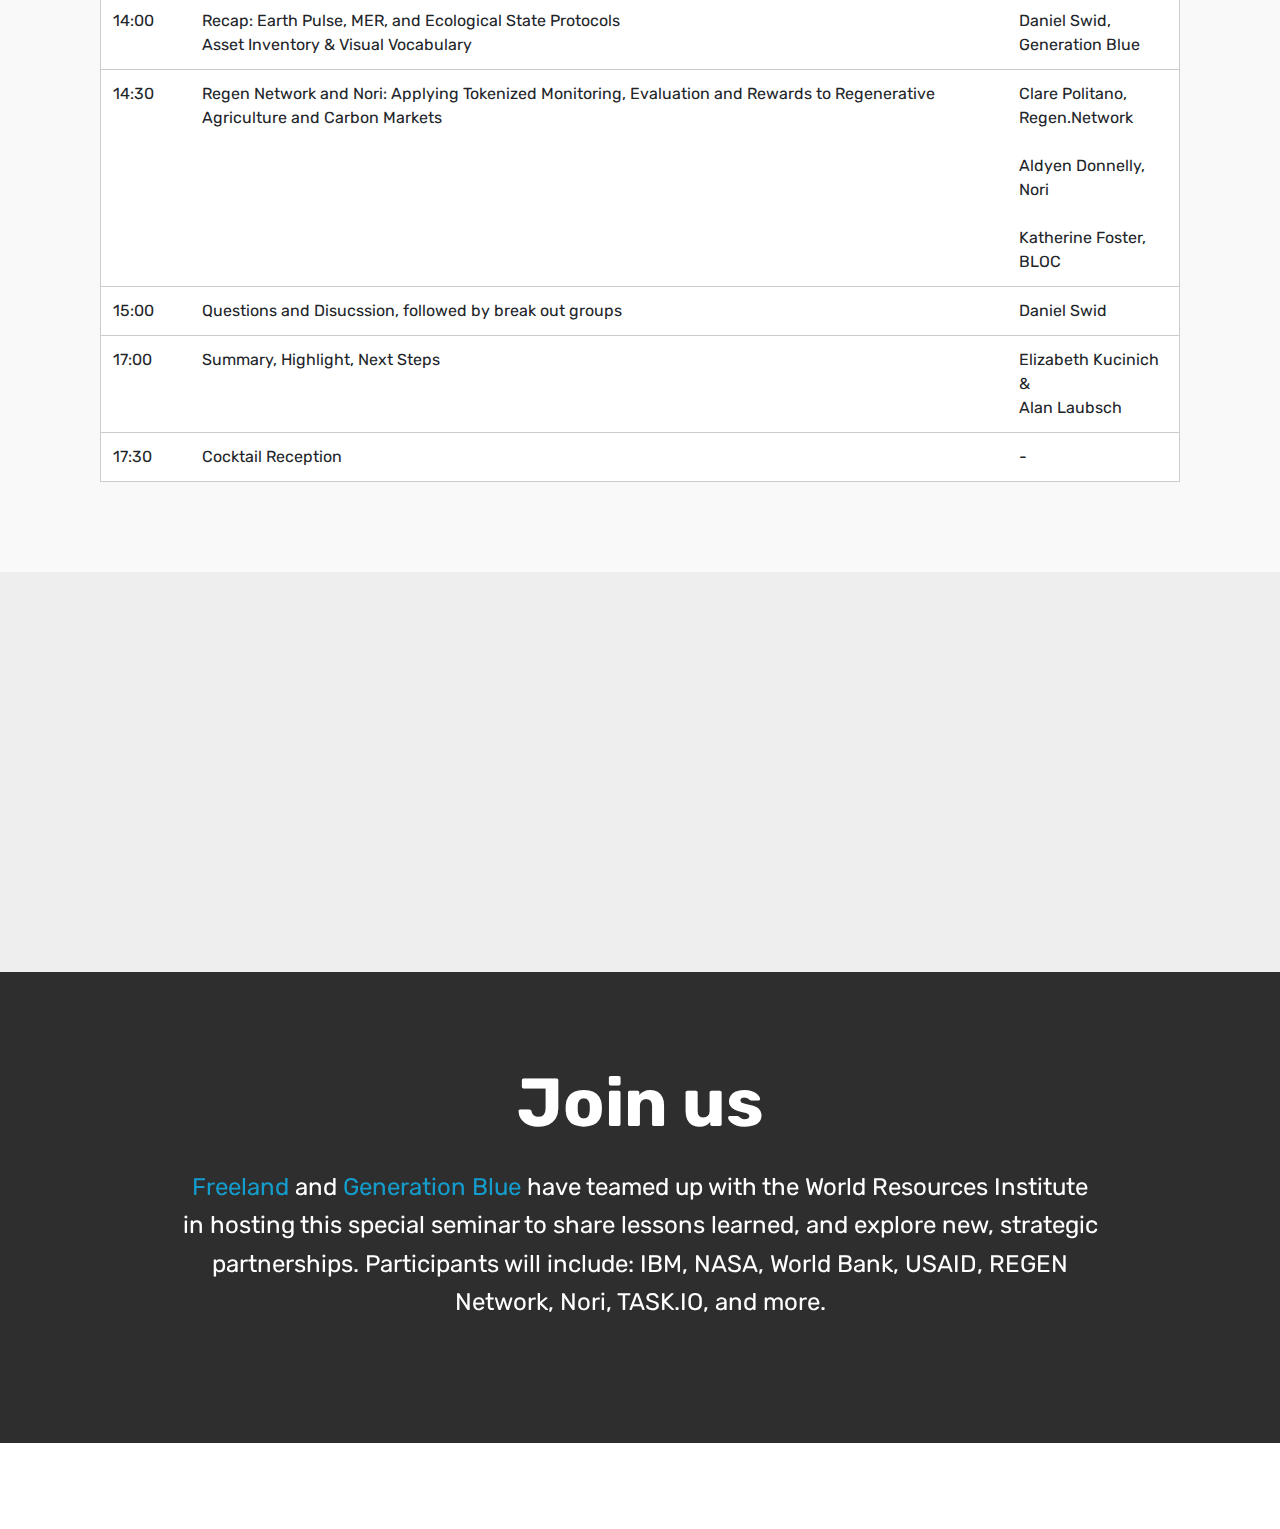
<file: events.html>
<!DOCTYPE html>
<html  >
<head>
  
  <meta charset="UTF-8">
  <meta http-equiv="X-UA-Compatible" content="IE=edge">
  
  <meta name="viewport" content="width=device-width, initial-scale=1, minimum-scale=1">
  <link rel="shortcut icon" href="assets/images/earthpulse-128x128-3.png" type="image/x-icon">
  <meta name="description" content="">
  
  
  <title>Events</title>
  <link rel="stylesheet" href="assets/web/assets/mobirise-icons/mobirise-icons.css">
  <link rel="stylesheet" href="assets/bootstrap/css/bootstrap.min.css">
  <link rel="stylesheet" href="assets/bootstrap/css/bootstrap-grid.min.css">
  <link rel="stylesheet" href="assets/bootstrap/css/bootstrap-reboot.min.css">
  <link rel="stylesheet" href="assets/tether/tether.min.css">
  <link rel="stylesheet" href="assets/dropdown/css/style.css">
  <link rel="stylesheet" href="assets/datatables/data-tables.bootstrap4.min.css">
  <link rel="stylesheet" href="assets/theme/css/style.css">
  <link rel="preload" as="style" href="assets/mobirise/css/mbr-additional.css"><link rel="stylesheet" href="assets/mobirise/css/mbr-additional.css" type="text/css">
  
  
  
  
</head>
<body>

<!-- Analytics -->
<!-- Global site tag (gtag.js) - Google Analytics -->
<script async src="https://www.googletagmanager.com/gtag/js?id=UA-113071973-3"></script>
<script>
  window.dataLayer = window.dataLayer || [];
  function gtag(){dataLayer.push(arguments);}
  gtag('js', new Date());

  gtag('config', 'UA-113071973-3');
</script>

<!-- MailerLite Universal -->
<script>
(function(m,a,i,l,e,r){ m['MailerLiteObject']=e;function f(){
var c={ a:arguments,q:[]};var r=this.push(c);return "number"!=typeof r?r:f.bind(c.q);}
f.q=f.q||[];m[e]=m[e]||f.bind(f.q);m[e].q=m[e].q||f.q;r=a.createElement(i);
var _=a.getElementsByTagName(i)[0];r.async=1;r.src=l+'?v'+(~~(new Date().getTime()/1000000));
_.parentNode.insertBefore(r,_);})(window, document, 'script', 'https://static.mailerlite.com/js/universal.js', 'ml');

var ml_account = ml('accounts', '1168876', 'e7j9e1r8h1', 'load');
</script>
<!-- End MailerLite Universal -->
<!-- /Analytics -->


  
  <section class="menu cid-r2m5uRboYM" once="menu" id="menu1-o">

    

    <nav class="navbar navbar-expand beta-menu navbar-dropdown align-items-center navbar-fixed-top navbar-toggleable-sm bg-color transparent">
        <button class="navbar-toggler navbar-toggler-right" type="button" data-toggle="collapse" data-target="#navbarSupportedContent" aria-controls="navbarSupportedContent" aria-expanded="false" aria-label="Toggle navigation">
            <div class="hamburger">
                <span></span>
                <span></span>
                <span></span>
                <span></span>
            </div>
        </button>
        <div class="menu-logo">
            <div class="navbar-brand">
                
                
            </div>
        </div>
        <div class="collapse navbar-collapse" id="navbarSupportedContent">
            
            <div class="navbar-buttons mbr-section-btn"><a class="btn btn-sm btn-primary display-4" href="#bottom">
                    <span class="mbri-save mbr-iconfont mbr-iconfont-btn "></span>
                    SUBSCRIBE</a></div>
        </div>
    </nav>
</section>

<section class="mbr-section content5 cid-r5EstjlmO5 mbr-parallax-background" id="content5-q">

    

    <div class="mbr-overlay" style="opacity: 0.4; background-color: rgb(20, 157, 204);">
    </div>

    <div class="container">
        <div class="media-container-row">
            <div class="title col-12 col-md-8">
                <h2 class="align-center mbr-bold mbr-white pb-3 mbr-fonts-style display-1">Washington DC</h2>
                <h3 class="mbr-section-subtitle align-center mbr-light mbr-white pb-3 mbr-fonts-style display-5">Applying Blockchain, AI, and Investment Principles to Monitor Earth’s Natural Capital, While Rewarding Those Who Protect and Restore It</h3>
                
                
            </div>
        </div>
    </div>
</section>

<section class="countdown1 cid-r5Et96SXuI" id="countdown1-t">
    
    
    
    <div class="container ">
        <h2 class="mbr-section-title pb-3 align-center mbr-fonts-style display-2">22 October 2018</h2>
        
        
    </div>
    <div class="container countdown-cont align-center">
        <div class="daysCountdown" title="Days"></div>
        <div class="hoursCountdown" title="Hours"></div> 
        <div class="minutesCountdown" title="Minutes"></div> 
        <div class="secondsCountdown" title="Seconds"></div>
        <div class="countdown pt-5 mt-2" data-due-date="2018/10/22"> 
        </div>
    </div>
</section>

<section class="mbr-section article content10 cid-r5I5OUcoaw" id="content10-z">
    
     

    <div class="container">
        <div class="inner-container" style="width: 66%;">
            <hr class="line" style="width: 25%;">
            <div class="section-text align-center mbr-white mbr-fonts-style display-5">Given the dangerous direction earth’s biodiversity and climate continue to take, a group of conservationists and non-traditional actors coalesced to create a new approach to protect Earth’s natural capital, rather than continue trying to fix the old approach.<div><br></div><div><br></div><div>Experts and leading practitioners in blockchain, finance, AI, monitoring &amp; evaluation, biodiversity conservation, and systems design convened in Bangkok in early May 2018 to form Earth Pulse, a network to monitor Earth’s natural capital and reward those who protect and restore it. Earth Pulse has since teamed up with Natural Capital Alliance to pursue common goals.</div><div><br></div><div><br></div><div>The Earth Pulse community has been designing a new Monitoring, Evaluation and Rewards system (MER), as well as two Natural Capital tokens that support forest protection (TREE) and wildlife protection (TYGER). These projects are underway.</div><div><br></div><div><br></div><div>Earth Pulse projects and tools are providing valuable insights into opportunities and challenges to regenerating Earth’s natural capital.</div><div><br></div><div><br></div><div>Earth Pulse is being driven by individuals, technology and finance companies, and civil society organizations. Leading members Freeland and Generation Blue have teamed up with World Resources Institute to host this special seminar to share lessons learned, and explore new, strategic partnerships. Participants will include: IBM, NASA, World Bank, USAID, REGEN Network, TASK.IO, and more.</div><div><br></div><div>Earth Pulse Seminar will utilize the collective knowledge of participants to review and refine this Monitoring, Evaluation and Reward network (Earth Pulse) and its evolving tools and approaches for Natural Capital-positive investments.&nbsp;</div><div><br></div><div><br></div><div>The Earth Pulse Seminar is being held as an invitation-only side event during “Washington Forest Legality Week”. All interested Earth Pulse participants are also welcome to participate in the main Forest Legality Week (FLW) meeting 23-25 October, but must register separately on the FLW Registration Website (registration is free). Once you are registered for FLW, you will receive agenda and logistics information and updates.</div><div><br></div></div>
            <hr class="line" style="width: 25%;">
        </div>
    </div>
</section>

<section class="section-table cid-r6gwr6jL8v" id="table1-1d">

  
  
  <div class="container container-table">
      <h2 class="mbr-section-title mbr-fonts-style align-center pb-3 display-2">
          Agenda</h2>
      
      <div class="table-wrapper">
        <div class="container">
          
        </div>

        <div class="container scroll">
          <table class="table" cellspacing="0">
            <thead>
              <tr class="table-heads ">
                  
                  
                  
                  
              <th class="head-item mbr-fonts-style display-7">
                      TIME</th><th class="head-item mbr-fonts-style display-7">ACTIVITY</th><th class="head-item mbr-fonts-style display-7">WHO</th></tr>
            </thead>

            <tbody>
              
              
              
              
            <tr> 
                
                
                
                
              <td class="body-item mbr-fonts-style display-7">08:30</td><td class="body-item mbr-fonts-style display-7">Registration at WRI’s Harmon Conference Centre, Main Reception on Level 8.</td><td class="body-item mbr-fonts-style display-7">-</td></tr><tr>
                
                
                
                
              <td class="body-item mbr-fonts-style display-7">09:00</td><td class="body-item mbr-fonts-style display-7">Welcome. Purpose and Goals of Seminar.</td><td class="body-item mbr-fonts-style display-7">Charles Barber, WRI</td></tr><tr>
                
                
                
                
              <td class="body-item mbr-fonts-style display-7">09:15</td><td class="body-item mbr-fonts-style display-7">Keynote: “Regenerating Our Earth and Economy: Transforming from an Extractive to Regenerative Approach”</td><td class="body-item mbr-fonts-style display-7">Elizabeth Kucinich</td></tr><tr>
                
                
                
                
              <td class="body-item mbr-fonts-style display-7">9:45</td><td class="body-item mbr-fonts-style display-7">“Natural Capital, Finance, and Technology: New Opportunities to Tokenize and Protect Biodiversity”</td><td class="body-item mbr-fonts-style display-7">Alan Laubsch, Generation Blue</td></tr><tr>
                
                
                
                
              <td class="body-item mbr-fonts-style display-7">10:45</td><td class="body-item mbr-fonts-style display-7">Break</td><td class="body-item mbr-fonts-style display-7">-</td></tr><tr>
                
                
                
                
              <td class="body-item mbr-fonts-style display-7">11:00</td><td class="body-item mbr-fonts-style display-7">Earth Pulse: Rewarding Impact and Data Sharing</td><td class="body-item mbr-fonts-style display-7">Steve Galster, <br>Freeland</td></tr><tr>
                
                
                
                
              <td class="body-item mbr-fonts-style display-7">11:30</td><td class="body-item mbr-fonts-style display-7">TREE: Pilot Project Supported by Earth Pulse Network to Tokenize and Protect Mangrove Forests<br><br>TYGER: Pilot Project Supported by Earth Pulse Network to Tokenize and Protect Wild Big Cats</td><td class="body-item mbr-fonts-style display-7">Alan Laubsch &amp; <br>Steve Galster</td></tr><tr>
                
                
                
                
              <td class="body-item mbr-fonts-style display-7">12:30</td><td class="body-item mbr-fonts-style display-7">Lunch — WRI Rooftop</td><td class="body-item mbr-fonts-style display-7">-</td></tr><tr>
                
                
                
                
              <td class="body-item mbr-fonts-style display-7">14:00</td><td class="body-item mbr-fonts-style display-7">Recap: Earth Pulse, MER, and Ecological State Protocols<br>Asset Inventory &amp; Visual Vocabulary&nbsp;</td><td class="body-item mbr-fonts-style display-7">Daniel Swid, <br>Generation Blue</td></tr><tr>
                
                
                
                
              <td class="body-item mbr-fonts-style display-7">14:30</td><td class="body-item mbr-fonts-style display-7">Regen Network and Nori: Applying Tokenized Monitoring, Evaluation and Rewards to Regenerative Agriculture and Carbon Markets</td><td class="body-item mbr-fonts-style display-7">Clare Politano,<br>Regen.Network<br><br>Aldyen Donnelly,&nbsp;<br>Nori<br><br>Katherine Foster,&nbsp;<br>BLOC</td></tr><tr>
                
                
                
                
              <td class="body-item mbr-fonts-style display-7">15:00</td><td class="body-item mbr-fonts-style display-7">Questions and Disucssion, followed by break out groups</td><td class="body-item mbr-fonts-style display-7">Daniel Swid</td></tr><tr>
                
                
                
                
              <td class="body-item mbr-fonts-style display-7">17:00</td><td class="body-item mbr-fonts-style display-7">Summary, Highlight, Next Steps</td><td class="body-item mbr-fonts-style display-7">Elizabeth Kucinich &amp; <br>Alan Laubsch&nbsp;<br></td></tr><tr>
                
                
                
                
              <td class="body-item mbr-fonts-style display-7">17:30</td><td class="body-item mbr-fonts-style display-7">Cocktail Reception</td><td class="body-item mbr-fonts-style display-7">-</td></tr></tbody>
          </table>
        </div>
        <div class="container table-info-container">
          
        </div>
      </div>
    </div>
</section>

<section class="map1 cid-r5IoBD5JTl" id="map1-11">

     

    <div class="google-map"><iframe frameborder="0" style="border:0" src="https://www.google.com/maps/embed/v1/place?key=AIzaSyDk89J4FSunMF33ruMVWJaJht_Ro0kvoXs&amp;q=World Resources Institute10 G St NE #800, Washington, DC 20002" allowfullscreen=""></iframe></div>
</section>

<section class="header1 cid-r5Iod6iHr8" id="header1-10">

    

    

    <div class="container">
        <div class="row justify-content-md-center">
            <div class="mbr-white col-md-10">
                <h1 class="mbr-section-title align-center mbr-bold pb-3 mbr-fonts-style display-1">
                    Join us</h1>
                
                <p class="mbr-text align-center pb-3 mbr-fonts-style display-5"><a href="http://www.freeland.org" target="_blank">Freeland</a> and <a href="https://generation.blue" target="_blank">Generation Blue</a> have teamed up with the World Resources Institute in hosting this special seminar to share lessons learned, and explore new, strategic partnerships. Participants will include: IBM, NASA, World Bank, USAID, REGEN Network, Nori, TASK.IO, and more.
                </p>
                
            </div>
        </div>
    </div>

</section>

<section once="" class="cid-r2jyh2CXVL mbr-reveal" id="footer6-p">
    

    

    <div class="container">
        <div class="media-container-row align-center mbr-white">
            <div class="col-12">
                <p class="mbr-text mb-0 mbr-fonts-style display-7">
                    © Copyright 2018, 2019, 2020, 2021 - All Rights Reserved
                </p>
            </div>
        </div>
    </div>
</section>


<script src="assets/web/assets/jquery/jquery.min.js"></script>
  <script src="assets/popper/popper.min.js"></script>
  <script src="assets/bootstrap/js/bootstrap.min.js"></script>
  <script src="assets/tether/tether.min.js"></script>
  <script src="assets/smoothscroll/smooth-scroll.js"></script>
  <script src="assets/parallax/jarallax.min.js"></script>
  <script src="assets/dropdown/js/nav-dropdown.js"></script>
  <script src="assets/dropdown/js/navbar-dropdown.js"></script>
  <script src="assets/touchswipe/jquery.touch-swipe.min.js"></script>
  <script src="assets/countdown/jquery.countdown.min.js"></script>
  <script src="assets/datatables/jquery.data-tables.min.js"></script>
  <script src="assets/datatables/data-tables.bootstrap4.min.js"></script>
  <script src="assets/theme/js/script.js"></script>
  
  
  
</body>
</html>
</file>
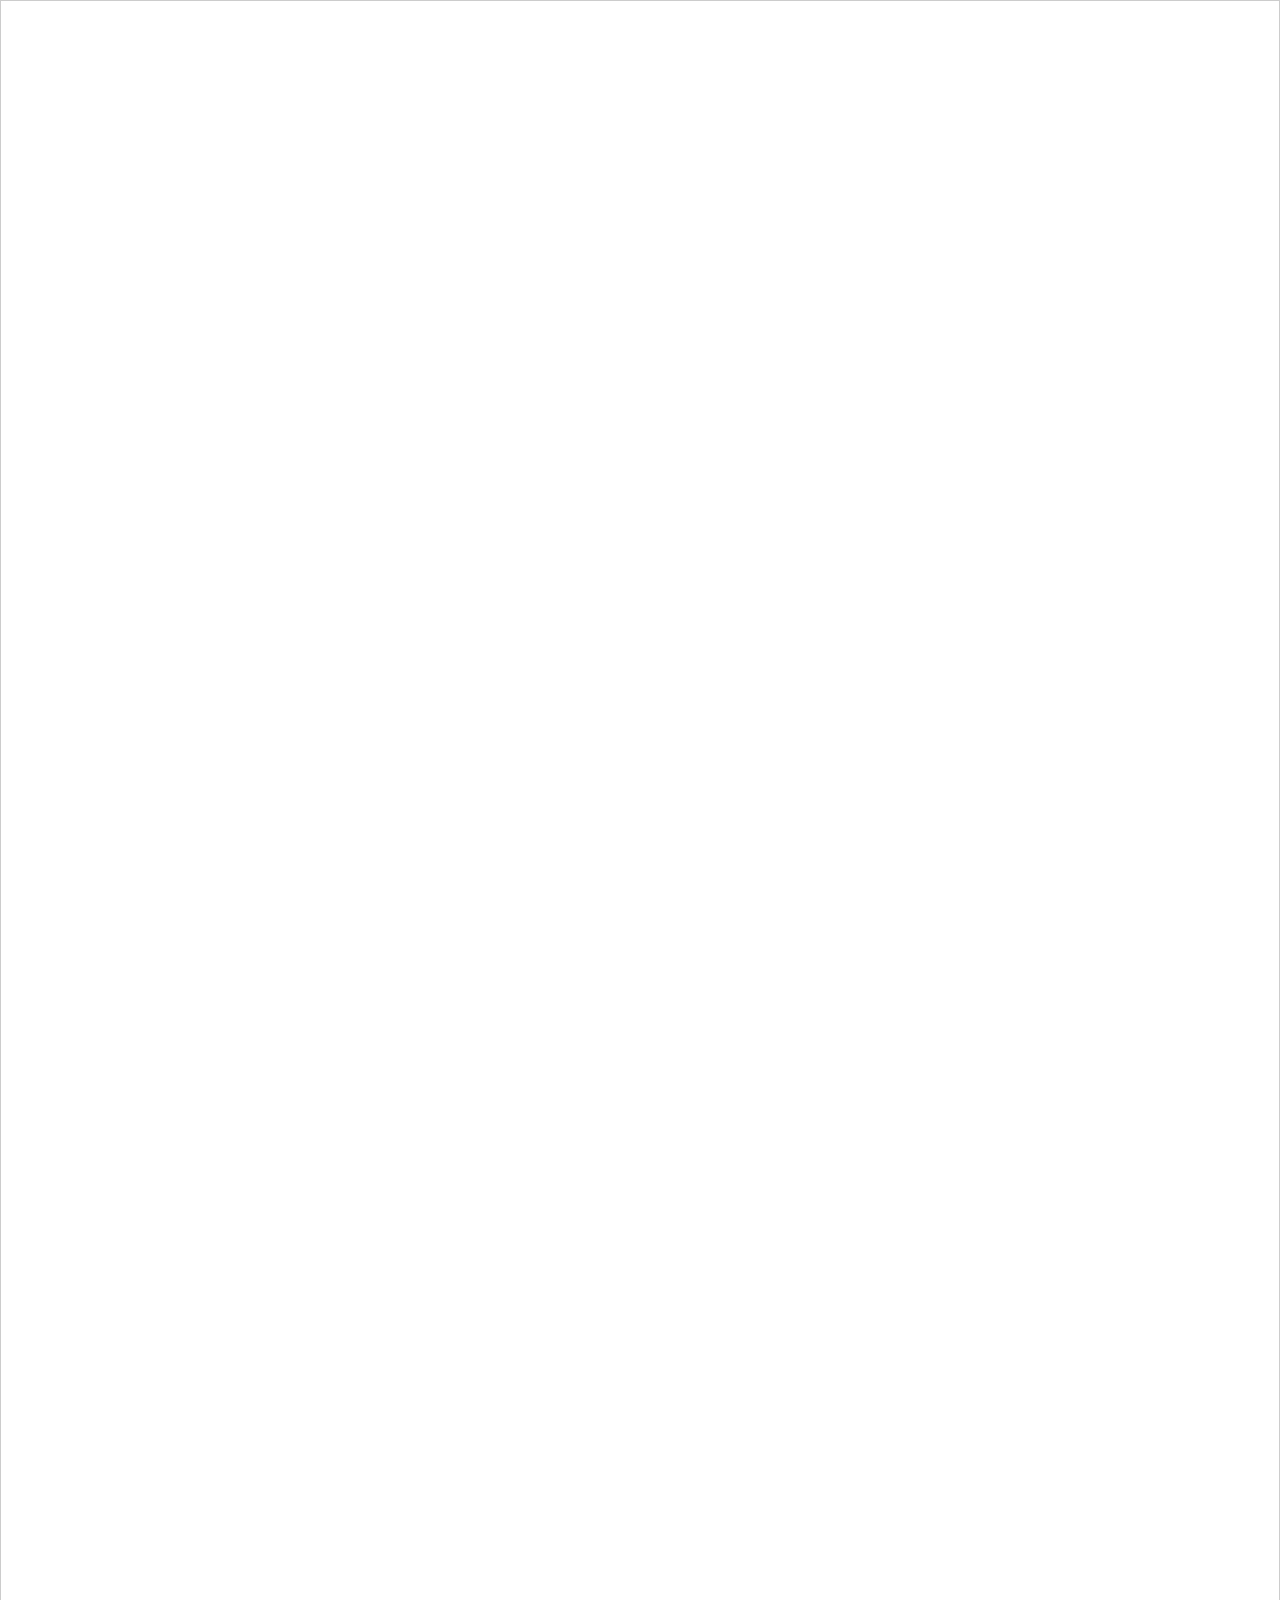
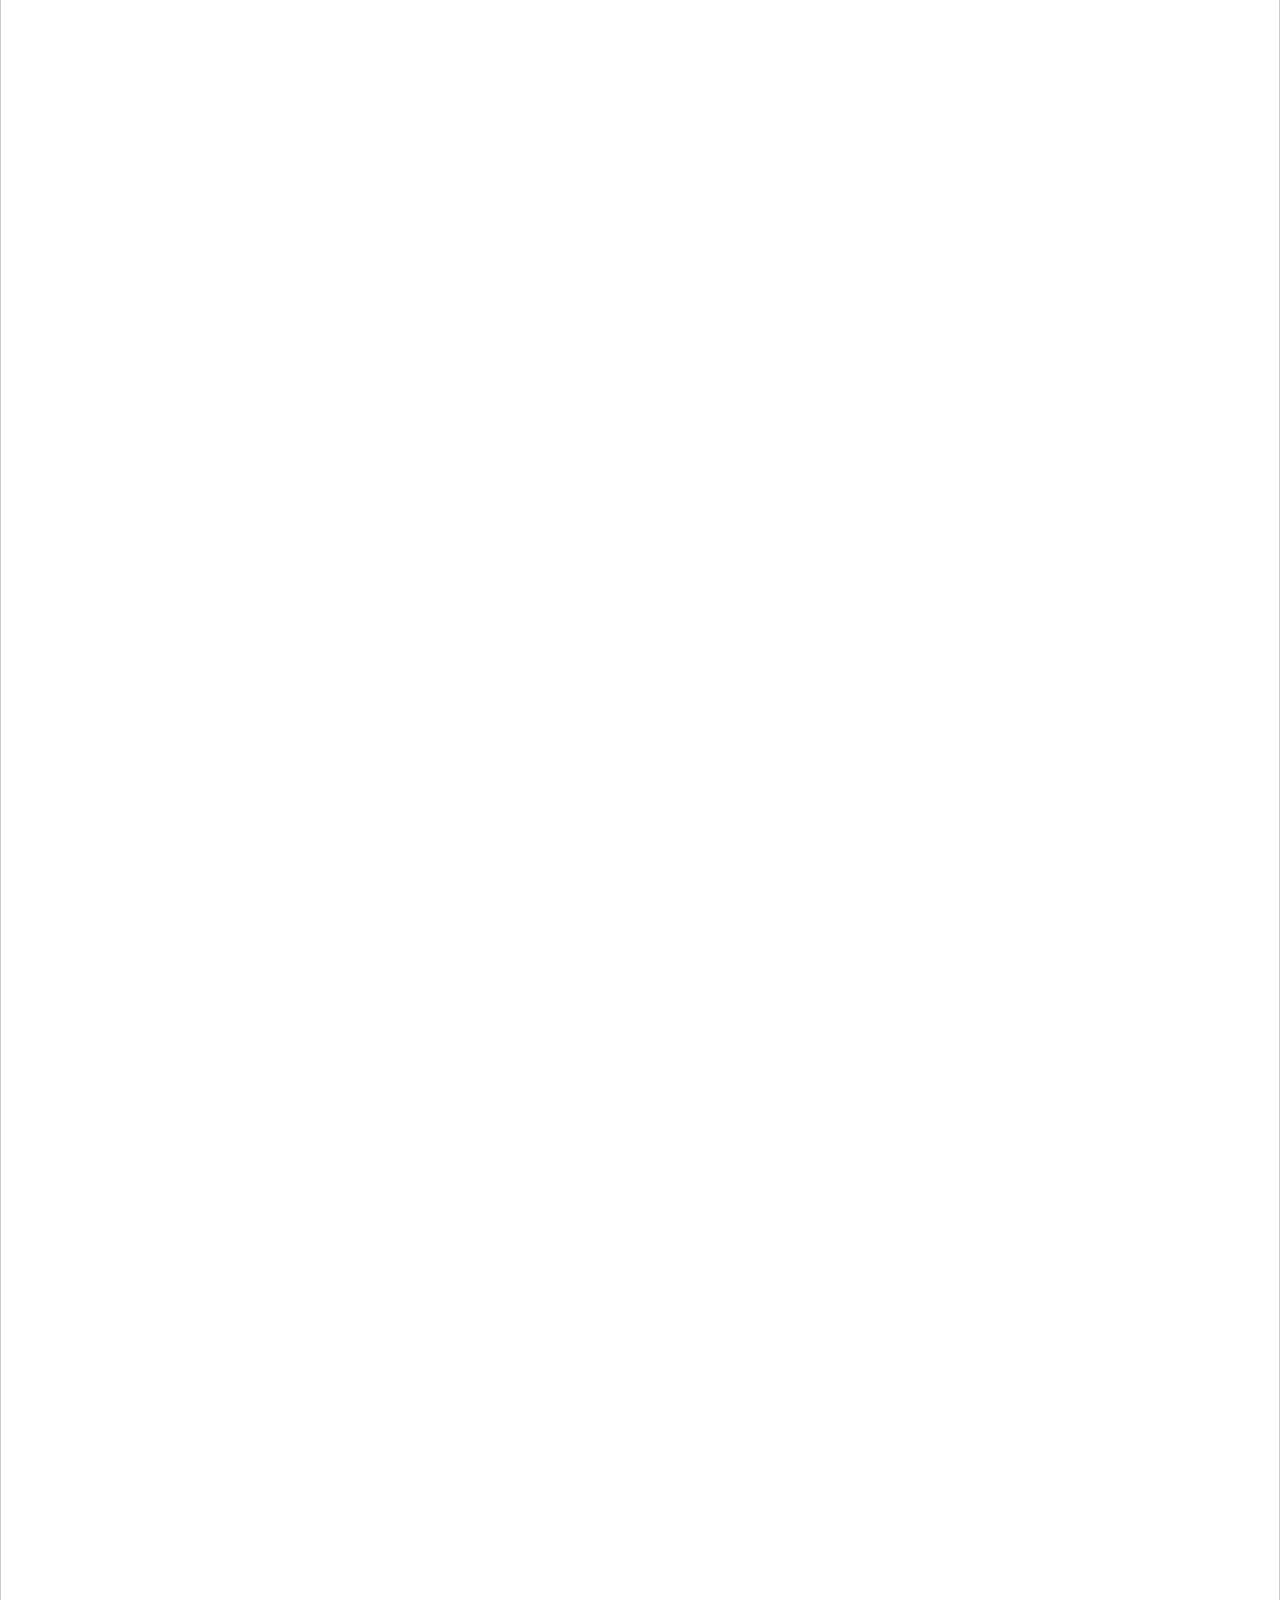
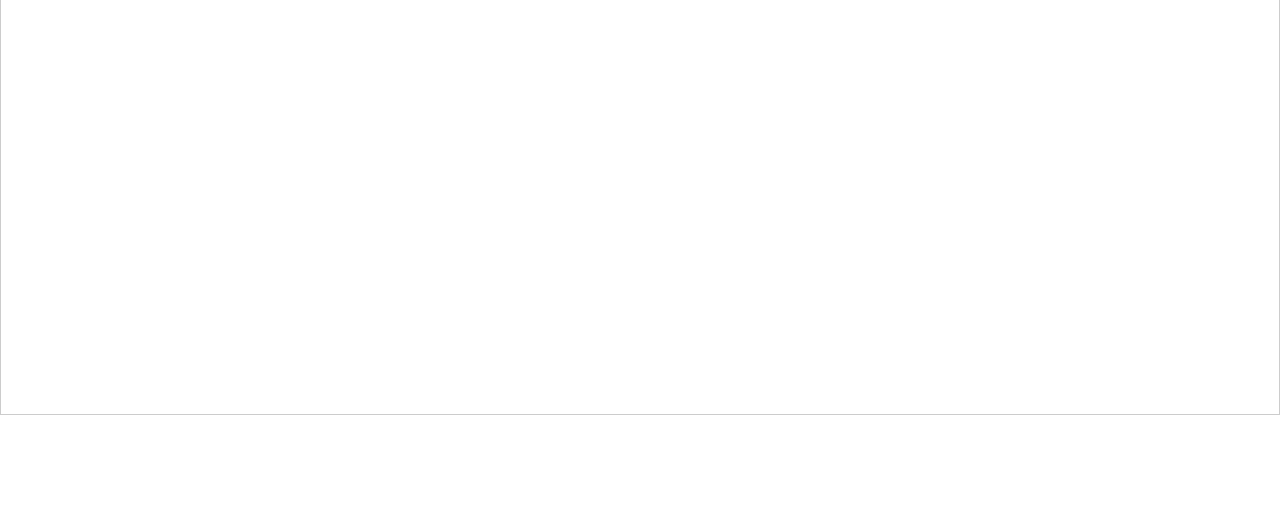
<file: sessions.html>
<!DOCTYPE html>
<html  >
<head>
  
  <meta charset="UTF-8">
  <meta http-equiv="X-UA-Compatible" content="IE=edge">
  
  <meta name="viewport" content="width=device-width, initial-scale=1, minimum-scale=1">
  <link rel="shortcut icon" href="assets/images/earthpulse-128x128-3.png" type="image/x-icon">
  <meta name="description" content="We are a global network of people, organizations, and companies who monitor Mother Earth and reward those who protect her.">
  
  
  <title>Earth Pulse Sessions</title>
  <link rel="stylesheet" href="assets/bootstrap/css/bootstrap.min.css">
  <link rel="stylesheet" href="assets/bootstrap/css/bootstrap-grid.min.css">
  <link rel="stylesheet" href="assets/bootstrap/css/bootstrap-reboot.min.css">
  <link rel="stylesheet" href="assets/tether/tether.min.css">
  <link rel="stylesheet" href="assets/theme/css/style.css">
  <link rel="preload" as="style" href="assets/mobirise/css/mbr-additional.css"><link rel="stylesheet" href="assets/mobirise/css/mbr-additional.css" type="text/css">
  
  
  
  <!--  Essential META Tags -->
<meta property="og:title" content="Earth Pulse – Protect Mother Earth.">
<meta property="og:description" content="We are a global network of people, organizations, and companies who monitor Mother Earth and reward those who protect her.">
<meta property="og:image" content="https://earthpulse.io/assets/images/socialShare.jpg">
<meta property="og:url" content="https://earthpulse.io/index.html">
<meta name="twitter:card" content="http://earthpulse.io/assets/images/socialTwitterCard.jpg">

<!--  Social Recommended -->
<meta property="og:site_name" content="Earth Pulse">
<meta name="twitter:image:alt" content="Earth Pulse – Protect Mother Earth">

<!--  For Social Analytics 
<meta property="fb:app_id" content="your_app_id" />
<meta name="twitter:site" content="@website-username">
-->
</head>
<body>

<!-- Analytics -->
<!-- Global site tag (gtag.js) - Google Analytics -->
<script async src="https://www.googletagmanager.com/gtag/js?id=UA-113071973-3"></script>
<script>
  window.dataLayer = window.dataLayer || [];
  function gtag(){dataLayer.push(arguments);}
  gtag('js', new Date());

  gtag('config', 'UA-113071973-3');
</script>

<!-- MailerLite Universal -->
<script>
(function(m,a,i,l,e,r){ m['MailerLiteObject']=e;function f(){
var c={ a:arguments,q:[]};var r=this.push(c);return "number"!=typeof r?r:f.bind(c.q);}
f.q=f.q||[];m[e]=m[e]||f.bind(f.q);m[e].q=m[e].q||f.q;r=a.createElement(i);
var _=a.getElementsByTagName(i)[0];r.async=1;r.src=l+'?v'+(~~(new Date().getTime()/1000000));
_.parentNode.insertBefore(r,_);})(window, document, 'script', 'https://static.mailerlite.com/js/universal.js', 'ml');

var ml_account = ml('accounts', '1168876', 'e7j9e1r8h1', 'load');
</script>
<!-- End MailerLite Universal -->
<!-- /Analytics -->


  
  <section class="header1 cid-rIr7xoxEj2" id="header16-27">
     <script src="https://static.airtable.com/js/embed/embed_snippet_v1.js"></script><iframe class="airtable-embed airtable-dynamic-height" src="https://airtable.com/embed/shrHpGEUsfUzn2Jfz?backgroundColor=gray" frameborder="0" onmousewheel="" width="100%" height="3615" style="background: transparent; border: 1px solid #ccc;"></iframe>

    

    

    <div class="container">
        <div class="row justify-content-md-center">
            <div class="col-md-10 align-center">
                
                
                
                
            </div>
        </div>
    </div>

</section>

<section once="" class="cid-rIr6c48xyx mbr-reveal" id="footer6-25">
    

    

    <div class="container">
        <div class="media-container-row align-center mbr-white">
            <div class="col-12">
                <p class="mbr-text mb-0 mbr-fonts-style display-7">
                    © Copyright 2018, 2019, 2020, 2021 - All Rights Reserved
                </p>
            </div>
        </div>
    </div>
</section>


<script src="assets/web/assets/jquery/jquery.min.js"></script>
  <script src="assets/popper/popper.min.js"></script>
  <script src="assets/bootstrap/js/bootstrap.min.js"></script>
  <script src="assets/tether/tether.min.js"></script>
  <script src="assets/smoothscroll/smooth-scroll.js"></script>
  <script src="assets/theme/js/script.js"></script>
  
  
  
</body>
</html>
</file>
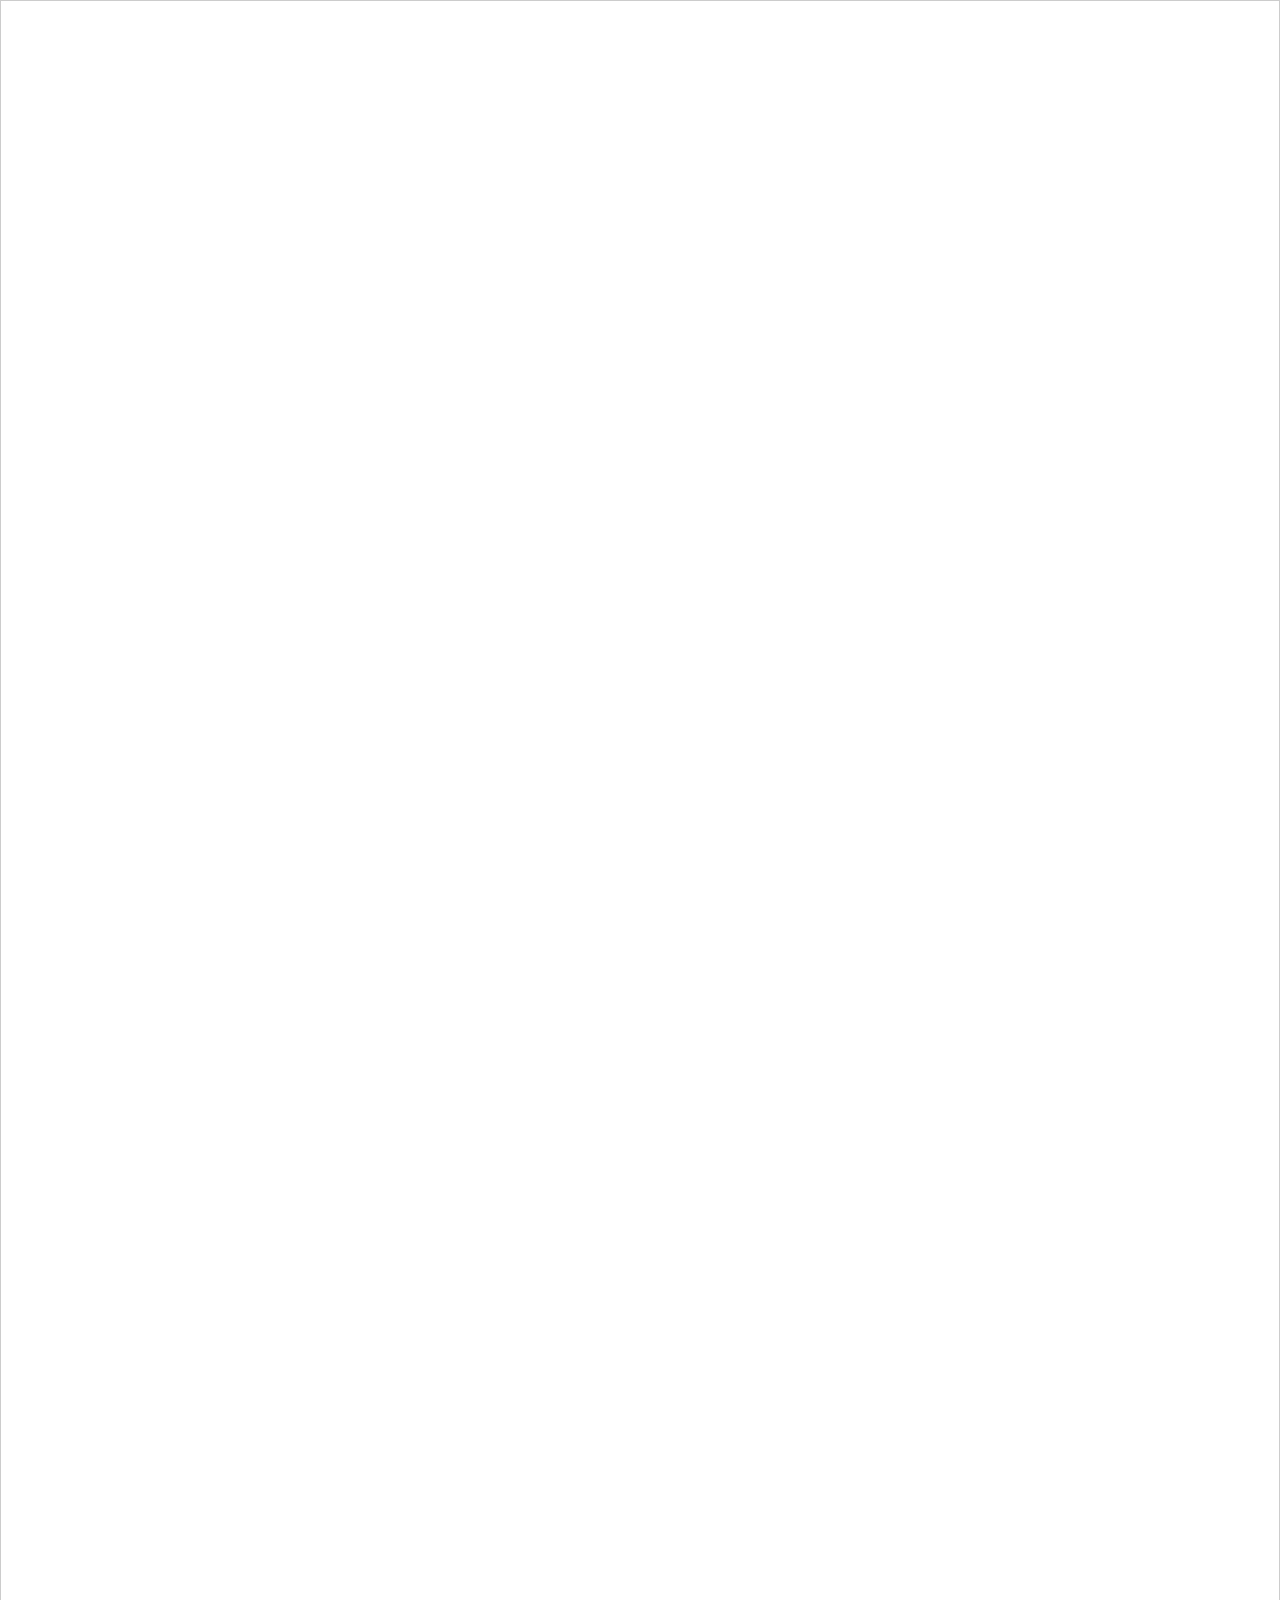
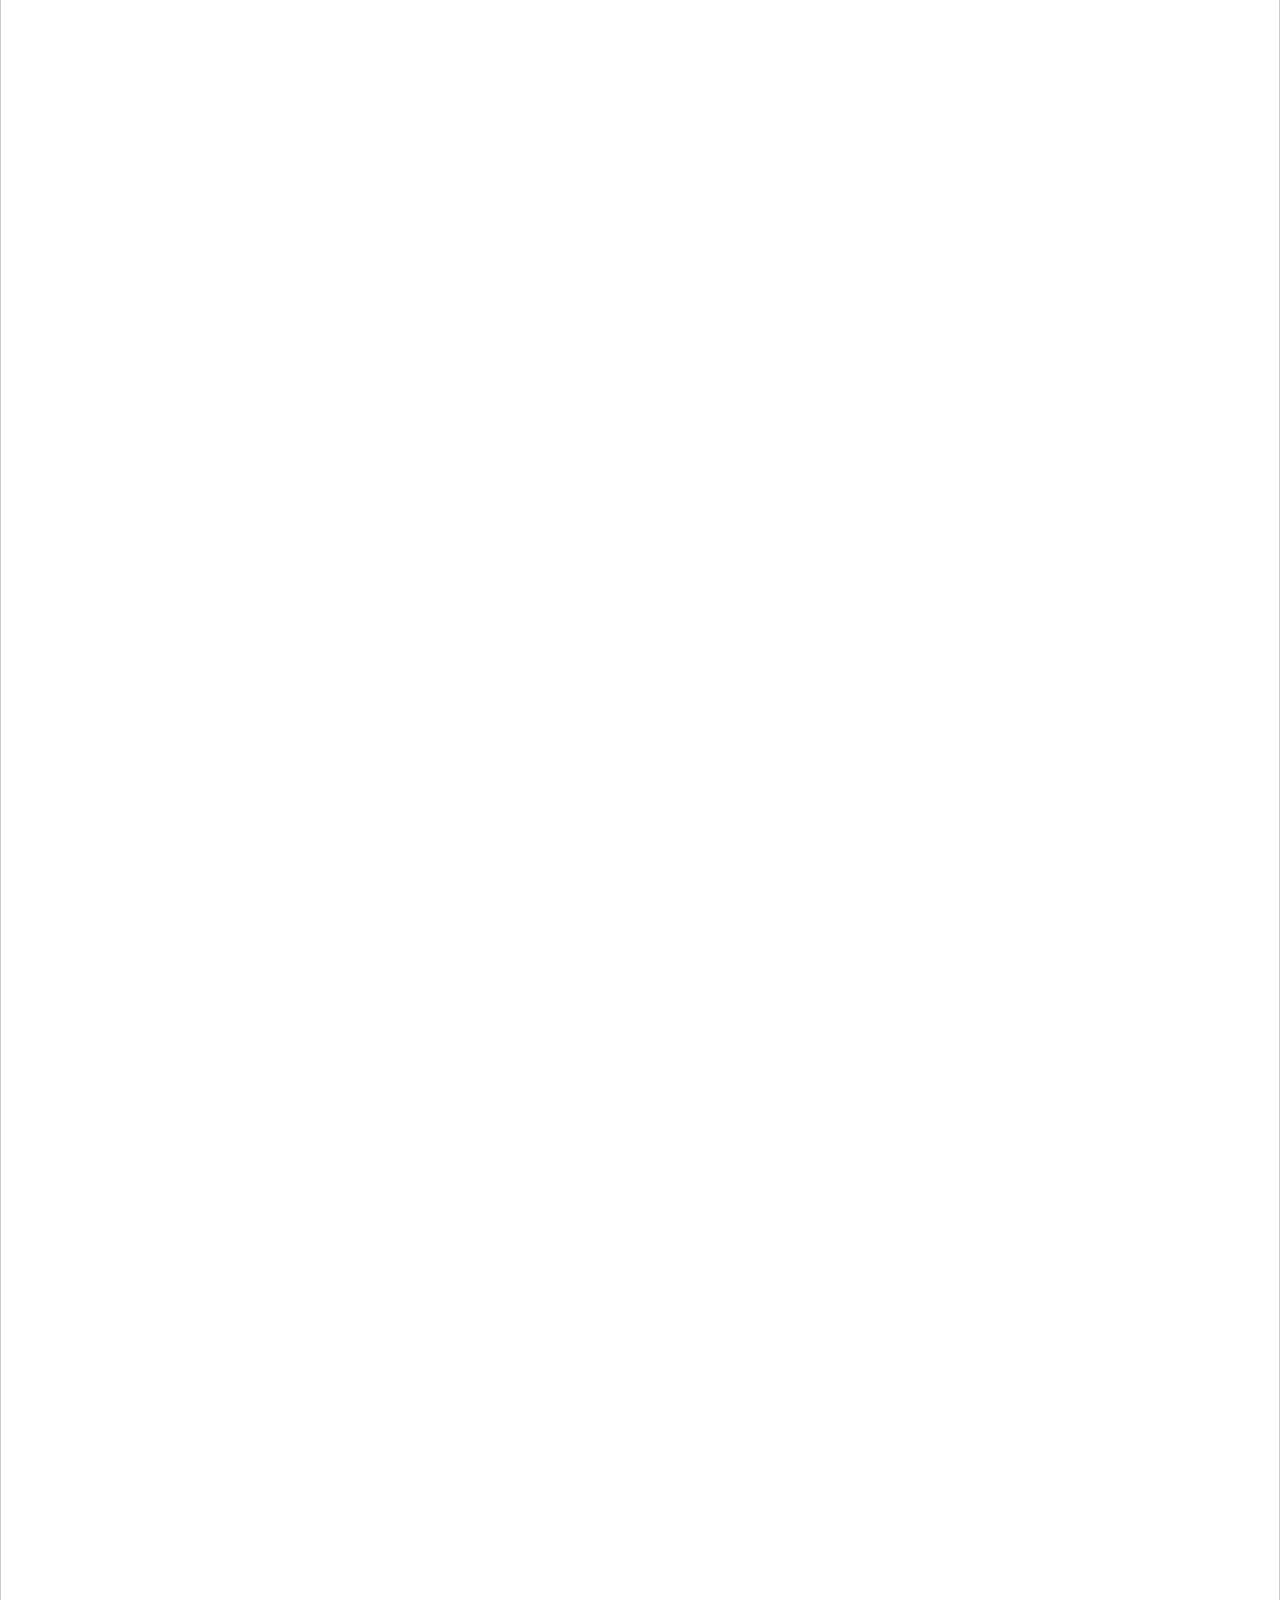
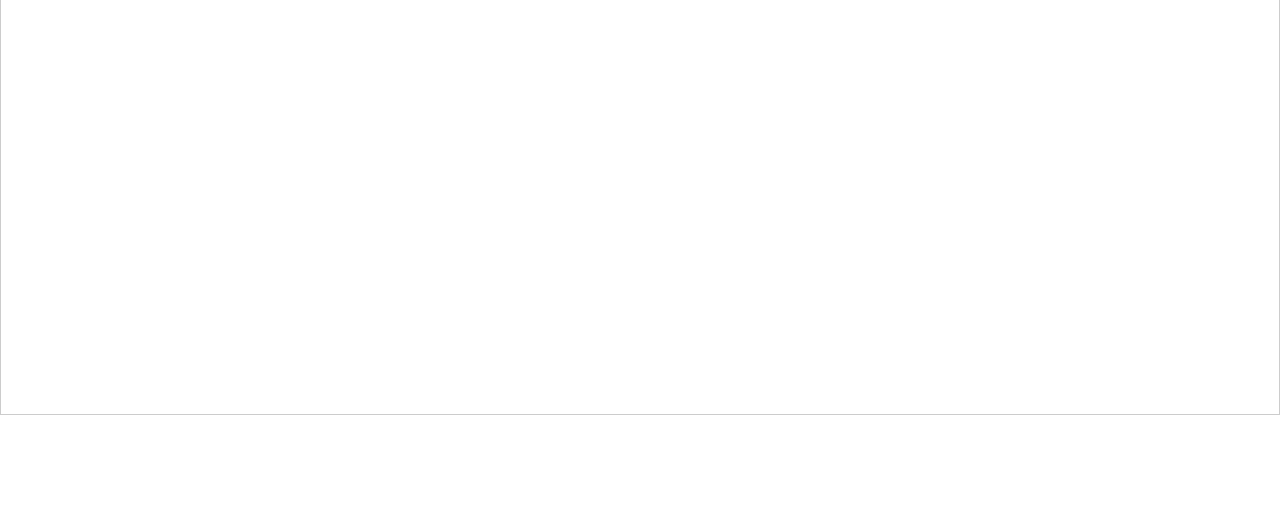
<file: sessions2.html>
<!DOCTYPE html>
<html  >
<head>
  
  <meta charset="UTF-8">
  <meta http-equiv="X-UA-Compatible" content="IE=edge">
  
  <meta name="viewport" content="width=device-width, initial-scale=1, minimum-scale=1">
  <link rel="shortcut icon" href="assets/images/earthpulse-128x128-3.png" type="image/x-icon">
  <meta name="description" content="We are a global network of people, organizations, and companies who monitor Mother Earth and reward those who protect her.">
  
  
  <title>Earth Pulse Sessions (Long)</title>
  <link rel="stylesheet" href="assets/bootstrap/css/bootstrap.min.css">
  <link rel="stylesheet" href="assets/bootstrap/css/bootstrap-grid.min.css">
  <link rel="stylesheet" href="assets/bootstrap/css/bootstrap-reboot.min.css">
  <link rel="stylesheet" href="assets/tether/tether.min.css">
  <link rel="stylesheet" href="assets/theme/css/style.css">
  <link rel="preload" as="style" href="assets/mobirise/css/mbr-additional.css"><link rel="stylesheet" href="assets/mobirise/css/mbr-additional.css" type="text/css">
  
  
  
  <!--  Essential META Tags -->
<meta property="og:title" content="Earth Pulse – Protect Mother Earth.">
<meta property="og:description" content="We are a global network of people, organizations, and companies who monitor Mother Earth and reward those who protect her.">
<meta property="og:image" content="https://earthpulse.io/assets/images/socialShare.jpg">
<meta property="og:url" content="https://earthpulse.io/index.html">
<meta name="twitter:card" content="http://earthpulse.io/assets/images/socialTwitterCard.jpg">

<!--  Social Recommended -->
<meta property="og:site_name" content="Earth Pulse">
<meta name="twitter:image:alt" content="Earth Pulse – Protect Mother Earth">

<!--  For Social Analytics 
<meta property="fb:app_id" content="your_app_id" />
<meta name="twitter:site" content="@website-username">
-->
</head>
<body>

<!-- Analytics -->
<!-- Global site tag (gtag.js) - Google Analytics -->
<script async src="https://www.googletagmanager.com/gtag/js?id=UA-113071973-3"></script>
<script>
  window.dataLayer = window.dataLayer || [];
  function gtag(){dataLayer.push(arguments);}
  gtag('js', new Date());

  gtag('config', 'UA-113071973-3');
</script>

<!-- MailerLite Universal -->
<script>
(function(m,a,i,l,e,r){ m['MailerLiteObject']=e;function f(){
var c={ a:arguments,q:[]};var r=this.push(c);return "number"!=typeof r?r:f.bind(c.q);}
f.q=f.q||[];m[e]=m[e]||f.bind(f.q);m[e].q=m[e].q||f.q;r=a.createElement(i);
var _=a.getElementsByTagName(i)[0];r.async=1;r.src=l+'?v'+(~~(new Date().getTime()/1000000));
_.parentNode.insertBefore(r,_);})(window, document, 'script', 'https://static.mailerlite.com/js/universal.js', 'ml');

var ml_account = ml('accounts', '1168876', 'e7j9e1r8h1', 'load');
</script>
<!-- End MailerLite Universal -->
<!-- /Analytics -->


  
  <section class="header1 cid-rIrqxrjZFh" id="header16-28">
     <script src="https://static.airtable.com/js/embed/embed_snippet_v1.js"></script><iframe class="airtable-embed airtable-dynamic-height" src="https://airtable.com/embed/shrDYKdxD4h78igfA?backgroundColor=gray" frameborder="0" onmousewheel="" width="100%" height="3615" style="background: transparent; border: 1px solid #ccc;"></iframe>

    

    

    <div class="container">
        <div class="row justify-content-md-center">
            <div class="col-md-10 align-center">
                
                
                
                
            </div>
        </div>
    </div>

</section>

<section once="" class="cid-rIrqxrKtnr mbr-reveal" id="footer6-29">
    

    

    <div class="container">
        <div class="media-container-row align-center mbr-white">
            <div class="col-12">
                <p class="mbr-text mb-0 mbr-fonts-style display-7">
                    © Copyright 2018, 2019, 2020, 2021 - All Rights Reserved
                </p>
            </div>
        </div>
    </div>
</section>


<script src="assets/web/assets/jquery/jquery.min.js"></script>
  <script src="assets/popper/popper.min.js"></script>
  <script src="assets/bootstrap/js/bootstrap.min.js"></script>
  <script src="assets/tether/tether.min.js"></script>
  <script src="assets/smoothscroll/smooth-scroll.js"></script>
  <script src="assets/theme/js/script.js"></script>
  
  
  
</body>
</html>
</file>
<file: assets/web/assets/mobirise-icons/mobirise-icons.css>
@font-face {
  font-family: 'MobiriseIcons';
  src:  url('mobirise-icons.eot?spat4u');
  src:  url('mobirise-icons.eot?spat4u#iefix') format('embedded-opentype'),
    url('mobirise-icons.ttf?spat4u') format('truetype'),
    url('mobirise-icons.woff?spat4u') format('woff'),
    url('mobirise-icons.svg?spat4u#MobiriseIcons') format('svg');
  font-weight: normal;
  font-style: normal;
  font-display: swap;
}

[class^="mbri-"], [class*=" mbri-"] {
  /* use !important to prevent issues with browser extensions that change fonts */
  font-family: MobiriseIcons !important;
  speak: none;
  font-style: normal;
  font-weight: normal;
  font-variant: normal;
  text-transform: none;
  line-height: 1;

  /* Better Font Rendering =========== */
  -webkit-font-smoothing: antialiased;
  -moz-osx-font-smoothing: grayscale;
}

.mbri-add-submenu:before {
  content: "\e900";
}
.mbri-alert:before {
  content: "\e901";
}
.mbri-align-center:before {
  content: "\e902";
}
.mbri-align-justify:before {
  content: "\e903";
}
.mbri-align-left:before {
  content: "\e904";
}
.mbri-align-right:before {
  content: "\e905";
}
.mbri-android:before {
  content: "\e906";
}
.mbri-apple:before {
  content: "\e907";
}
.mbri-arrow-down:before {
  content: "\e908";
}
.mbri-arrow-next:before {
  content: "\e909";
}
.mbri-arrow-prev:before {
  content: "\e90a";
}
.mbri-arrow-up:before {
  content: "\e90b";
}
.mbri-bold:before {
  content: "\e90c";
}
.mbri-bookmark:before {
  content: "\e90d";
}
.mbri-bootstrap:before {
  content: "\e90e";
}
.mbri-briefcase:before {
  content: "\e90f";
}
.mbri-browse:before {
  content: "\e910";
}
.mbri-bulleted-list:before {
  content: "\e911";
}
.mbri-calendar:before {
  content: "\e912";
}
.mbri-camera:before {
  content: "\e913";
}
.mbri-cart-add:before {
  content: "\e914";
}
.mbri-cart-full:before {
  content: "\e915";
}
.mbri-cash:before {
  content: "\e916";
}
.mbri-change-style:before {
  content: "\e917";
}
.mbri-chat:before {
  content: "\e918";
}
.mbri-clock:before {
  content: "\e919";
}
.mbri-close:before {
  content: "\e91a";
}
.mbri-cloud:before {
  content: "\e91b";
}
.mbri-code:before {
  content: "\e91c";
}
.mbri-contact-form:before {
  content: "\e91d";
}
.mbri-credit-card:before {
  content: "\e91e";
}
.mbri-cursor-click:before {
  content: "\e91f";
}
.mbri-cust-feedback:before {
  content: "\e920";
}
.mbri-database:before {
  content: "\e921";
}
.mbri-delivery:before {
  content: "\e922";
}
.mbri-desktop:before {
  content: "\e923";
}
.mbri-devices:before {
  content: "\e924";
}
.mbri-down:before {
  content: "\e925";
}
.mbri-download:before {
  content: "\e989";
}
.mbri-drag-n-drop:before {
  content: "\e927";
}
.mbri-drag-n-drop2:before {
  content: "\e928";
}
.mbri-edit:before {
  content: "\e929";
}
.mbri-edit2:before {
  content: "\e92a";
}
.mbri-error:before {
  content: "\e92b";
}
.mbri-extension:before {
  content: "\e92c";
}
.mbri-features:before {
  content: "\e92d";
}
.mbri-file:before {
  content: "\e92e";
}
.mbri-flag:before {
  content: "\e92f";
}
.mbri-folder:before {
  content: "\e930";
}
.mbri-gift:before {
  content: "\e931";
}
.mbri-github:before {
  content: "\e932";
}
.mbri-globe:before {
  content: "\e933";
}
.mbri-globe-2:before {
  content: "\e934";
}
.mbri-growing-chart:before {
  content: "\e935";
}
.mbri-hearth:before {
  content: "\e936";
}
.mbri-help:before {
  content: "\e937";
}
.mbri-home:before {
  content: "\e938";
}
.mbri-hot-cup:before {
  content: "\e939";
}
.mbri-idea:before {
  content: "\e93a";
}
.mbri-image-gallery:before {
  content: "\e93b";
}
.mbri-image-slider:before {
  content: "\e93c";
}
.mbri-info:before {
  content: "\e93d";
}
.mbri-italic:before {
  content: "\e93e";
}
.mbri-key:before {
  content: "\e93f";
}
.mbri-laptop:before {
  content: "\e940";
}
.mbri-layers:before {
  content: "\e941";
}
.mbri-left-right:before {
  content: "\e942";
}
.mbri-left:before {
  content: "\e943";
}
.mbri-letter:before {
  content: "\e944";
}
.mbri-like:before {
  content: "\e945";
}
.mbri-link:before {
  content: "\e946";
}
.mbri-lock:before {
  content: "\e947";
}
.mbri-login:before {
  content: "\e948";
}
.mbri-logout:before {
  content: "\e949";
}
.mbri-magic-stick:before {
  content: "\e94a";
}
.mbri-map-pin:before {
  content: "\e94b";
}
.mbri-menu:before {
  content: "\e94c";
}
.mbri-mobile:before {
  content: "\e94d";
}
.mbri-mobile2:before {
  content: "\e94e";
}
.mbri-mobirise:before {
  content: "\e94f";
}
.mbri-more-horizontal:before {
  content: "\e950";
}
.mbri-more-vertical:before {
  content: "\e951";
}
.mbri-music:before {
  content: "\e952";
}
.mbri-new-file:before {
  content: "\e953";
}
.mbri-numbered-list:before {
  content: "\e954";
}
.mbri-opened-folder:before {
  content: "\e955";
}
.mbri-pages:before {
  content: "\e956";
}
.mbri-paper-plane:before {
  content: "\e957";
}
.mbri-paperclip:before {
  content: "\e958";
}
.mbri-photo:before {
  content: "\e959";
}
.mbri-photos:before {
  content: "\e95a";
}
.mbri-pin:before {
  content: "\e95b";
}
.mbri-play:before {
  content: "\e95c";
}
.mbri-plus:before {
  content: "\e95d";
}
.mbri-preview:before {
  content: "\e95e";
}
.mbri-print:before {
  content: "\e95f";
}
.mbri-protect:before {
  content: "\e960";
}
.mbri-question:before {
  content: "\e961";
}
.mbri-quote-left:before {
  content: "\e962";
}
.mbri-quote-right:before {
  content: "\e963";
}
.mbri-refresh:before {
  content: "\e964";
}
.mbri-responsive:before {
  content: "\e965";
}
.mbri-right:before {
  content: "\e966";
}
.mbri-rocket:before {
  content: "\e967";
}
.mbri-sad-face:before {
  content: "\e968";
}
.mbri-sale:before {
  content: "\e969";
}
.mbri-save:before {
  content: "\e96a";
}
.mbri-search:before {
  content: "\e96b";
}
.mbri-setting:before {
  content: "\e96c";
}
.mbri-setting2:before {
  content: "\e96d";
}
.mbri-setting3:before {
  content: "\e96e";
}
.mbri-share:before {
  content: "\e96f";
}
.mbri-shopping-bag:before {
  content: "\e970";
}
.mbri-shopping-basket:before {
  content: "\e971";
}
.mbri-shopping-cart:before {
  content: "\e972";
}
.mbri-sites:before {
  content: "\e973";
}
.mbri-smile-face:before {
  content: "\e974";
}
.mbri-speed:before {
  content: "\e975";
}
.mbri-star:before {
  content: "\e976";
}
.mbri-success:before {
  content: "\e977";
}
.mbri-sun:before {
  content: "\e978";
}
.mbri-sun2:before {
  content: "\e979";
}
.mbri-tablet:before {
  content: "\e97a";
}
.mbri-tablet-vertical:before {
  content: "\e97b";
}
.mbri-target:before {
  content: "\e97c";
}
.mbri-timer:before {
  content: "\e97d";
}
.mbri-to-ftp:before {
  content: "\e97e";
}
.mbri-to-local-drive:before {
  content: "\e97f";
}
.mbri-touch-swipe:before {
  content: "\e980";
}
.mbri-touch:before {
  content: "\e981";
}
.mbri-trash:before {
  content: "\e982";
}
.mbri-underline:before {
  content: "\e983";
}
.mbri-unlink:before {
  content: "\e984";
}
.mbri-unlock:before {
  content: "\e985";
}
.mbri-up-down:before {
  content: "\e986";
}
.mbri-up:before {
  content: "\e987";
}
.mbri-update:before {
  content: "\e988";
}
.mbri-upload:before {
 content: "\e926"; 
}
.mbri-user:before {
  content: "\e98a";
}
.mbri-user2:before {
  content: "\e98b";
}
.mbri-users:before {
  content: "\e98c";
}
.mbri-video:before {
  content: "\e98d";
}
.mbri-video-play:before {
  content: "\e98e";
}
.mbri-watch:before {
  content: "\e98f";
}
.mbri-website-theme:before {
  content: "\e990";
}
.mbri-wifi:before {
  content: "\e991";
}
.mbri-windows:before {
  content: "\e992";
}
.mbri-zoom-out:before {
  content: "\e993";
}
.mbri-redo:before {
  content: "\e994";
}
.mbri-undo:before {
  content: "\e995";
}
</file>
<file: assets/dropdown/css/style.css>
.navbar-dropdown {
  left: 0;
  padding: 0;
  position: absolute;
  right: 0;
  top: 0;
  transition: all 0.45s ease;
  z-index: 1030;
  background: #282828; }
  .navbar-dropdown .navbar-logo {
    margin-right: 0.8rem;
    transition: margin 0.3s ease-in-out;
    vertical-align: middle; }
    .navbar-dropdown .navbar-logo img {
      height: 3.125rem;
      transition: all 0.3s ease-in-out; }
    .navbar-dropdown .navbar-logo.mbr-iconfont {
      font-size: 3.125rem;
      line-height: 3.125rem; }
  .navbar-dropdown .navbar-caption {
    font-weight: 700;
    white-space: normal;
    vertical-align: -4px;
    line-height: 3.125rem !important; }
    .navbar-dropdown .navbar-caption, .navbar-dropdown .navbar-caption:hover {
      color: inherit;
      text-decoration: none; }
  .navbar-dropdown .mbr-iconfont + .navbar-caption {
    vertical-align: -1px; }
  .navbar-dropdown.navbar-fixed-top {
    position: fixed; }
  .navbar-dropdown .navbar-brand span {
    vertical-align: -4px; }
  .navbar-dropdown.bg-color.transparent {
    background: none; }
  .navbar-dropdown.navbar-short .navbar-brand {
    padding: 0.625rem 0; }
    .navbar-dropdown.navbar-short .navbar-brand span {
      vertical-align: -1px; }
  .navbar-dropdown.navbar-short .navbar-caption {
    line-height: 2.375rem !important;
    vertical-align: -2px; }
  .navbar-dropdown.navbar-short .navbar-logo {
    margin-right: 0.5rem; }
    .navbar-dropdown.navbar-short .navbar-logo img {
      height: 2.375rem; }
    .navbar-dropdown.navbar-short .navbar-logo.mbr-iconfont {
      font-size: 2.375rem;
      line-height: 2.375rem; }
  .navbar-dropdown.navbar-short .mbr-table-cell {
    height: 3.625rem; }
  .navbar-dropdown .navbar-close {
    left: 0.6875rem;
    position: fixed;
    top: 0.75rem;
    z-index: 1000; }
  .navbar-dropdown .hamburger-icon {
    content: "";
    display: inline-block;
    vertical-align: middle;
    width: 16px;
    -webkit-box-shadow: 0 -6px 0 1px #282828,0 0 0 1px #282828,0 6px 0 1px #282828;
    -moz-box-shadow: 0 -6px 0 1px #282828,0 0 0 1px #282828,0 6px 0 1px #282828;
    box-shadow: 0 -6px 0 1px #282828,0 0 0 1px #282828,0 6px 0 1px #282828; }

.dropdown-menu .dropdown-toggle[data-toggle="dropdown-submenu"]::after {
  border-bottom: 0.35em solid transparent;
  border-left: 0.35em solid;
  border-right: 0;
  border-top: 0.35em solid transparent;
  margin-left: 0.3rem; }

.dropdown-menu .dropdown-item:focus {
  outline: 0; }

.nav-dropdown {
  font-size: 0.75rem;
  font-weight: 500;
  height: auto !important; }
  .nav-dropdown .nav-btn {
    padding-left: 1rem; }
  .nav-dropdown .link {
    margin: .667em 1.667em;
    font-weight: 500;
    padding: 0;
    transition: color .2s ease-in-out; }
    .nav-dropdown .link.dropdown-toggle {
      margin-right: 2.583em; }
      .nav-dropdown .link.dropdown-toggle::after {
        margin-left: .25rem;
        border-top: 0.35em solid;
        border-right: 0.35em solid transparent;
        border-left: 0.35em solid transparent;
        border-bottom: 0; }
      .nav-dropdown .link.dropdown-toggle[aria-expanded="true"] {
        margin: 0;
        padding: 0.667em 3.263em  0.667em 1.667em; }
  .nav-dropdown .link::after,
  .nav-dropdown .dropdown-item::after {
    color: inherit; }
  .nav-dropdown .btn {
    font-size: 0.75rem;
    font-weight: 700;
    letter-spacing: 0;
    margin-bottom: 0;
    padding-left: 1.25rem;
    padding-right: 1.25rem; }
  .nav-dropdown .dropdown-menu {
    border-radius: 0;
    border: 0;
    left: 0;
    margin: 0;
    padding-bottom: 1.25rem;
    padding-top: 1.25rem;
    position: relative; }
  .nav-dropdown .dropdown-submenu {
    margin-left: 0.125rem;
    top: 0; }
  .nav-dropdown .dropdown-item {
    font-weight: 500;
    line-height: 2;
    padding: 0.3846em 4.615em 0.3846em 1.5385em;
    position: relative;
    transition: color .2s ease-in-out, background-color .2s ease-in-out; }
    .nav-dropdown .dropdown-item::after {
      margin-top: -0.3077em;
      position: absolute;
      right: 1.1538em;
      top: 50%; }
    .nav-dropdown .dropdown-item:focus, .nav-dropdown .dropdown-item:hover {
      background: none; }

@media (max-width: 767px) {
  .nav-dropdown.navbar-toggleable-sm {
    bottom: 0;
    display: none;
    left: 0;
    overflow-x: hidden;
    position: fixed;
    top: 0;
    transform: translateX(-100%);
    -ms-transform: translateX(-100%);
    -webkit-transform: translateX(-100%);
    width: 18.75rem;
    z-index: 999; } }
.nav-dropdown.navbar-toggleable-xl {
  bottom: 0;
  display: none;
  left: 0;
  overflow-x: hidden;
  position: fixed;
  top: 0;
  transform: translateX(-100%);
  -ms-transform: translateX(-100%);
  -webkit-transform: translateX(-100%);
  width: 18.75rem;
  z-index: 999; }

.nav-dropdown-sm {
  display: block !important;
  overflow-x: hidden;
  overflow: auto;
  padding-top: 3.875rem; }
  .nav-dropdown-sm::after {
    content: "";
    display: block;
    height: 3rem;
    width: 100%; }
  .nav-dropdown-sm.collapse.in ~ .navbar-close {
    display: block !important; }
  .nav-dropdown-sm.collapsing, .nav-dropdown-sm.collapse.in {
    transform: translateX(0);
    -ms-transform: translateX(0);
    -webkit-transform: translateX(0);
    transition: all 0.25s ease-out;
    -webkit-transition: all 0.25s ease-out;
    background: #282828; }
  .nav-dropdown-sm.collapsing[aria-expanded="false"] {
    transform: translateX(-100%);
    -ms-transform: translateX(-100%);
    -webkit-transform: translateX(-100%); }
  .nav-dropdown-sm .nav-item {
    display: block;
    margin-left: 0 !important;
    padding-left: 0; }
  .nav-dropdown-sm .link,
  .nav-dropdown-sm .dropdown-item {
    border-top: 1px dotted rgba(255, 255, 255, 0.1);
    font-size: 0.8125rem;
    line-height: 1.6;
    margin: 0 !important;
    padding: 0.875rem 2.4rem 0.875rem 1.5625rem !important;
    position: relative;
    white-space: normal; }
    .nav-dropdown-sm .link:focus, .nav-dropdown-sm .link:hover,
    .nav-dropdown-sm .dropdown-item:focus,
    .nav-dropdown-sm .dropdown-item:hover {
      background: rgba(0, 0, 0, 0.2) !important;
      color: #c0a375; }
  .nav-dropdown-sm .nav-btn {
    position: relative;
    padding: 1.5625rem 1.5625rem 0 1.5625rem; }
    .nav-dropdown-sm .nav-btn::before {
      border-top: 1px dotted rgba(255, 255, 255, 0.1);
      content: "";
      left: 0;
      position: absolute;
      top: 0;
      width: 100%; }
    .nav-dropdown-sm .nav-btn + .nav-btn {
      padding-top: 0.625rem; }
      .nav-dropdown-sm .nav-btn + .nav-btn::before {
        display: none; }
  .nav-dropdown-sm .btn {
    padding: 0.625rem 0; }
  .nav-dropdown-sm .dropdown-toggle[data-toggle="dropdown-submenu"]::after {
    margin-left: .25rem;
    border-top: 0.35em solid;
    border-right: 0.35em solid transparent;
    border-left: 0.35em solid transparent;
    border-bottom: 0; }
  .nav-dropdown-sm .dropdown-toggle[data-toggle="dropdown-submenu"][aria-expanded="true"]::after {
    border-top: 0;
    border-right: 0.35em solid transparent;
    border-left: 0.35em solid transparent;
    border-bottom: 0.35em solid; }
  .nav-dropdown-sm .dropdown-menu {
    margin: 0;
    padding: 0;
    position: relative;
    top: 0;
    left: 0;
    width: 100%;
    border: 0;
    float: none;
    border-radius: 0;
    background: none; }
  .nav-dropdown-sm .dropdown-submenu {
    left: 100%;
    margin-left: 0.125rem;
    margin-top: -1.25rem;
    top: 0; }

.navbar-toggleable-sm .nav-dropdown .dropdown-menu {
  position: absolute; }

.navbar-toggleable-sm .nav-dropdown .dropdown-submenu {
  left: 100%;
  margin-left: 0.125rem;
  margin-top: -1.25rem;
  top: 0; }

.navbar-toggleable-sm.opened .nav-dropdown .dropdown-menu {
  position: relative; }

.navbar-toggleable-sm.opened .nav-dropdown .dropdown-submenu {
  left: 0;
  margin-left: 00rem;
  margin-top: 0rem;
  top: 0; }

.is-builder .nav-dropdown.collapsing {
  transition: none !important; }

/*# sourceMappingURL=style.css.map */
</file>
<file: assets/theme/css/style.css>
/*!
 * Mobirise v4 theme (https://mobirise.com/)
 * Copyright 2017 Mobirise
 */
section {
  background-color: #eeeeee;
}

.form-control:focus {
  box-shadow: none;
}

:focus {
  outline: none;
}

body {
  font-style: normal;
  line-height: 1.5;
}

section,
.container,
.container-fluid {
  position: relative;
  word-wrap: break-word;
}

a.mbr-iconfont:hover {
  text-decoration: none;
}

.article .lead p,
.article .lead ul,
.article .lead ol,
.article .lead pre,
.article .lead blockquote {
  margin-bottom: 0;
}

ul,
ol,
pre,
blockquote {
  margin-bottom: 2.3125rem;
}

pre {
  background: #f4f4f4;
  padding: 10px 24px;
  white-space: pre-wrap;
}

.inactive {
  -webkit-user-select: none;
  -moz-user-select: none;
  -ms-user-select: none;
  user-select: none;
  pointer-events: none;
  -webkit-user-drag: none;
  user-drag: none;
}

.mbr-section__comments .row {
  justify-content: center;
  -webkit-justify-content: center;
}

a {
  font-style: normal;
  font-weight: 400;
  cursor: pointer;
}

a, a:hover {
  text-decoration: none;
}

figure {
  margin-bottom: 0;
}

body {
  color: #232323;
}

h1,
h2,
h3,
h4,
h5,
h6,
.h1,
.h2,
.h3,
.h4,
.h5,
.h6,
.display-1,
.display-2,
.display-3,
.display-4 {
  line-height: 1;
  word-break: break-word;
  word-wrap: break-word;
}

.mbr-section-title {
  font-style: normal;
  line-height: 1.2;
}

.mbr-section-subtitle {
  line-height: 1.3;
}

.mbr-text {
  font-style: normal;
  line-height: 1.6;
}

b,
strong {
  font-weight: bold;
}

blockquote {
  padding: 10px 0 10px 20px;
  position: relative;
  border-left: 2px solid;
  border-color: #ff3366;
}

input:-webkit-autofill, input:-webkit-autofill:hover, input:-webkit-autofill:focus, input:-webkit-autofill:active {
  transition-delay: 9999s;
  transition-property: background-color, color;
}

textarea[type='hidden'] {
  display: none;
}

body {
  position: relative;
}

section {
  background-position: 50% 50%;
  background-repeat: no-repeat;
  background-size: cover;
}

section .mbr-background-video,
section .mbr-background-video-preview {
  position: absolute;
  bottom: 0;
  left: 0;
  right: 0;
  top: 0;
}

.hidden {
  visibility: hidden;
}

.mbr-z-index20 {
  z-index: 20;
}

/*! Base colors */
.mbr-white {
  color: #ffffff;
}

.mbr-black {
  color: #000000;
}

.mbr-bg-white {
  background-color: #ffffff;
}

.mbr-bg-black {
  background-color: #000000;
}

/*! Text-aligns */
.align-left {
  text-align: left;
}

.align-center {
  text-align: center;
}

.align-right {
  text-align: right;
}

@media (max-width: 767px) {
  .align-left,
  .align-center,
  .align-right,
  .mbr-section-btn,
  .mbr-section-title {
    text-align: center;
  }
}

/*! Font-weight  */
.mbr-light {
  font-weight: 300;
}

.mbr-regular {
  font-weight: 400;
}

.mbr-semibold {
  font-weight: 500;
}

.mbr-bold {
  font-weight: 700;
}

/*! Media  */
.media-size-item {
  -moz-flex: 1 1 auto;
  -o-flex: 1 1 auto;
  flex: 1 1 auto;
}

.media-content {
  flex-basis: 100%;
}

.media-container-row {
  display: flex;
  flex-direction: row;
  flex-wrap: wrap;
  justify-content: center;
  align-content: center;
  align-items: start;
}

.media-container-row .media-size-item {
  width: 400px;
}

.media-container-column {
  display: flex;
  flex-direction: column;
  flex-wrap: wrap;
  justify-content: center;
  align-content: center;
  align-items: stretch;
}

.media-container-column > * {
  width: 100%;
}

@media (min-width: 992px) {
  .media-container-row {
    flex-wrap: nowrap;
  }
}

figure {
  overflow: hidden;
}

figure[mbr-media-size] {
  transition: width 0.1s;
}

.mbr-figure img,
.mbr-figure iframe {
  display: block;
  width: 100%;
}

.card {
  background-color: transparent;
  border: none;
}

.card-box {
  width: 100%;
}

.card-img {
  text-align: center;
  flex-shrink: 0;
  -webkit-flex-shrink: 0;
}

.media {
  max-width: 100%;
  margin: 0 auto;
}

.mbr-figure {
  -ms-grid-row-align: center;
  align-self: center;
}

.media-container > div {
  max-width: 100%;
}

.mbr-figure img,
.card-img img {
  width: 100%;
}

@media (max-width: 991px) {
  .media-size-item {
    width: auto !important;
  }
  .media {
    width: auto;
  }
  .mbr-figure {
    width: 100% !important;
  }
}

/*! Buttons */
.btn {
  font-weight: 500;
  border-width: 2px;
  font-style: normal;
  letter-spacing: 1px;
  margin: .4rem .8rem;
  white-space: normal;
  transition: all .3s ease-in-out;
  display: inline-flex;
  align-items: center;
  justify-content: center;
  word-break: break-word;
  -webkit-align-items: center;
  -webkit-justify-content: center;
  display: -webkit-inline-flex;
}

.btn-sm {
  font-weight: 500;
  letter-spacing: 1px;
  transition: all .3s ease-in-out;
}

.btn-md {
  font-weight: 500;
  letter-spacing: 1px;
  margin: .4rem .8rem !important;
  transition: all .3s ease-in-out;
}

.btn-lg {
  font-weight: 500;
  letter-spacing: 1px;
  margin: .4rem .8rem !important;
  transition: all .3s ease-in-out;
}

.mbr-section-btn {
  margin-left: -0.25rem;
  margin-right: -0.25rem;
  font-size: 0;
}

nav .mbr-section-btn {
  margin-left: 0rem;
  margin-right: 0rem;
}

.btn-form {
  border-radius: 0;
}

.btn-form:hover {
  cursor: pointer;
}

/*! Btn icon margin */
.btn .mbr-iconfont,
.btn.btn-sm .mbr-iconfont {
  cursor: pointer;
  margin-right: 0.5rem;
}

.btn.btn-md .mbr-iconfont,
.btn.btn-md .mbr-iconfont {
  margin-right: 0.8rem;
}

.mbr-regular {
  font-weight: 400;
}

.mbr-semibold {
  font-weight: 500;
}

.mbr-bold {
  font-weight: 700;
}

[type='submit'] {
  -webkit-appearance: none;
}

/*! Full-screen */
.mbr-fullscreen .mbr-overlay {
  min-height: 100vh;
}

.mbr-fullscreen {
  display: flex;
  display: -moz-flex;
  display: -ms-flex;
  display: -o-flex;
  align-items: center;
  -webkit-align-items: center;
  min-height: 100vh;
  padding-top: 3rem;
  padding-bottom: 3rem;
}

/*! Map */
.map {
  height: 25rem;
  position: relative;
}

.map iframe {
  width: 100%;
  height: 100%;
}

.mbr-overlay {
  background-color: #000;
  bottom: 0;
  left: 0;
  opacity: .5;
  position: absolute;
  right: 0;
  top: 0;
  z-index: 0;
  pointer-events: none;
}

/* Form */
blockquote {
  font-style: italic;
  padding: 10px 0 10px 20px;
  font-size: 1.09rem;
  position: relative;
  border-width: 3px;
}

.form-control {
  background-color: #f5f5f5;
  box-shadow: none;
  color: #565656;
  line-height: 1.43;
  min-height: 3.5em;
  padding: 1.07em .5em;
}

.form-control, .form-control:focus {
  border: 1px solid #e8e8e8;
}

.form-active .form-control:invalid {
  border-color: red;
}

.form-control-label {
  position: relative;
  cursor: pointer;
  margin-bottom: .357em;
  padding: 0;
}

.alert {
  color: #ffffff;
  border-radius: 0;
  border: 0;
  font-size: .875rem;
  line-height: 1.5;
  margin-bottom: 1.875rem;
  padding: 1.25rem;
  position: relative;
}

.alert.alert-form::after {
  background-color: inherit;
  bottom: -7px;
  content: "";
  display: block;
  height: 14px;
  left: 50%;
  margin-left: -7px;
  position: absolute;
  transform: rotate(45deg);
  width: 14px;
  -webkit-transform: rotate(45deg);
}

.form-asterisk {
  font-family: initial;
  position: absolute;
  top: -2px;
  font-weight: normal;
}

/*! Scroll to top arrow */
#scrollToTop a i:before {
  content: '';
  position: absolute;
  height: 40%;
  top: 25%;
  background: #fff;
  width: 2px;
  left: calc(50% - 1px);
}

#scrollToTop a i:after {
  content: '';
  position: absolute;
  display: block;
  border-top: 2px solid #fff;
  border-right: 2px solid #fff;
  width: 40%;
  height: 40%;
  left: 30%;
  bottom: 30%;
  transform: rotate(135deg);
  -webkit-transform: rotate(135deg);
}

.mbr-arrow-up {
  bottom: 25px;
  right: 90px;
  position: fixed;
  text-align: right;
  z-index: 5000;
  color: #ffffff;
  font-size: 32px;
  transform: rotate(180deg);
  -webkit-transform: rotate(180deg);
}

.mbr-arrow-up a {
  background: rgba(0, 0, 0, 0.2);
  border-radius: 3px;
  color: #fff;
  display: inline-block;
  height: 60px;
  width: 60px;
  outline-style: none !important;
  position: relative;
  text-decoration: none;
  transition: all 0.3s ease-in-out;
  cursor: pointer;
  text-align: center;
}

.mbr-arrow-up a:hover {
  background-color: rgba(0, 0, 0, 0.4);
}

.mbr-arrow-up a i {
  line-height: 60px;
}

.mbr-arrow-up-icon {
  display: block;
  color: #fff;
}

.mbr-arrow-up-icon::before {
  content: '\203a';
  display: inline-block;
  font-family: serif;
  font-size: 32px;
  line-height: 1;
  font-style: normal;
  position: relative;
  top: 6px;
  left: -4px;
  -webkit-transform: rotate(-90deg);
  transform: rotate(-90deg);
}

/*! Arrow Down */
.mbr-arrow {
  position: absolute;
  bottom: 45px;
  left: 50%;
  width: 60px;
  height: 60px;
  cursor: pointer;
  background-color: rgba(80, 80, 80, 0.5);
  border-radius: 50%;
  -webkit-transform: translateX(-50%);
  transform: translateX(-50%);
}

.mbr-arrow > a {
  display: inline-block;
  text-decoration: none;
  outline-style: none;
  -webkit-animation: arrowdown 1.7s ease-in-out infinite;
  animation: arrowdown 1.7s ease-in-out infinite;
}

.mbr-arrow > a > i {
  position: absolute;
  top: -2px;
  left: 15px;
  font-size: 2rem;
}

@keyframes arrowdown {
  0% {
    transform: translateY(0px);
    -webkit-transform: translateY(0px);
  }
  50% {
    transform: translateY(-5px);
    -webkit-transform: translateY(-5px);
  }
  100% {
    transform: translateY(0px);
    -webkit-transform: translateY(0px);
  }
}

@-webkit-keyframes arrowdown {
  0% {
    transform: translateY(0px);
    -webkit-transform: translateY(0px);
  }
  50% {
    transform: translateY(-5px);
    -webkit-transform: translateY(-5px);
  }
  100% {
    transform: translateY(0px);
    -webkit-transform: translateY(0px);
  }
}

@media (max-width: 500px) {
  .mbr-arrow-up {
    left: 50%;
    right: auto;
    transform: translateX(-50%) rotate(180deg);
    -webkit-transform: translateX(-50%) rotate(180deg);
  }
}

/*Gradients animation*/
@keyframes gradient-animation {
  from {
    background-position: 0% 100%;
    -webkit-animation-timing-function: ease-in-out;
            animation-timing-function: ease-in-out;
  }
  to {
    background-position: 100% 0%;
    -webkit-animation-timing-function: ease-in-out;
            animation-timing-function: ease-in-out;
  }
}

@-webkit-keyframes gradient-animation {
  from {
    background-position: 0% 100%;
    -webkit-animation-timing-function: ease-in-out;
            animation-timing-function: ease-in-out;
  }
  to {
    background-position: 100% 0%;
    -webkit-animation-timing-function: ease-in-out;
            animation-timing-function: ease-in-out;
  }
}

.bg-gradient {
  background-size: 200% 200%;
  animation: gradient-animation 5s infinite alternate;
  -webkit-animation: gradient-animation 5s infinite alternate;
}

.menu .navbar-brand {
  display: -webkit-flex;
}

.menu .navbar-brand span {
  display: flex;
  display: -webkit-flex;
}

.menu .navbar-brand .navbar-caption-wrap {
  display: -webkit-flex;
}

.menu .navbar-brand .navbar-logo img {
  display: -webkit-flex;
}

@media (min-width: 768px) and (max-width: 1023px) {
  .menu .navbar-toggleable-sm .navbar-nav {
    display: -ms-flexbox;
  }
}

@media (max-width: 1023px) {
  .menu .navbar-collapse {
    max-height: 93.5vh;
  }
  .menu .navbar-collapse.show {
    overflow: auto;
  }
}

@media (min-width: 1024px) {
  .menu .navbar-nav.nav-dropdown {
    display: -webkit-flex;
  }
  .menu .navbar-toggleable-sm .navbar-collapse {
    display: -webkit-flex !important;
  }
  .menu .collapsed .navbar-collapse {
    max-height: 93.5vh;
  }
  .menu .collapsed .navbar-collapse.show {
    overflow: auto;
  }
}

@media (max-width: 767px) {
  .menu .navbar-collapse {
    max-height: 80vh;
  }
}

/* Others*/
.note-check a[data-value=Rubik] {
  font-style: normal;
}

.mbr-arrow a {
  color: #ffffff;
}

@media (max-width: 767px) {
  .mbr-arrow {
    display: none;
  }
}

.navbar {
  display: -webkit-flex;
  -webkit-flex-wrap: wrap;
  -webkit-align-items: center;
  -webkit-justify-content: space-between;
}

.navbar-collapse {
  -webkit-flex-basis: 100%;
  -webkit-flex-grow: 1;
  -webkit-align-items: center;
}

.nav-dropdown .link {
  padding: 0.667em 1.667em !important;
  margin: 0 !important;
}

.nav {
  display: -webkit-flex;
  -webkit-flex-wrap: wrap;
}

.row {
  display: -webkit-flex;
  -webkit-flex-wrap: wrap;
}

.justify-content-center {
  -webkit-justify-content: center;
}

.form-inline {
  display: -webkit-flex;
  -webkit-align-items: center;
}

.card-wrapper {
  -webkit-flex: 1;
}

.carousel-control {
  z-index: 10;
  display: -webkit-flex;
  -webkit-align-items: center;
  -webkit-justify-content: center;
}

.carousel-controls {
  display: -webkit-flex;
}

.media {
  display: -webkit-flex;
}

.form-group:focus {
  outline: none;
}

.jq-selectbox__select {
  padding: 1.07em 0.5em;
  position: absolute;
  top: 0;
  left: 0;
  width: 100%;
}

.jq-selectbox__dropdown {
  position: absolute;
  top: 100%;
  left: 0 !important;
  width: 100% !important;
}

.jq-selectbox__trigger-arrow {
  -webkit-transform: translateY(-50%);
          transform: translateY(-50%);
}

.jq-selectbox li {
  padding: 1.07em 0.5em;
}

input[type='range'] {
  padding-left: 0 !important;
  padding-right: 0 !important;
}

.modal-dialog,
.modal-content {
  height: 100%;
}

.modal-dialog .carousel-inner {
  height: calc(100vh - 1.75rem);
}

@media (max-width: 575px) {
  .modal-dialog .carousel-inner {
    height: calc(100vh - 1rem);
  }
}

.carousel-item {
  text-align: center;
}

.carousel-item img {
  margin: auto;
}

.navbar-toggler {
  align-self: flex-start;
  padding: 0.25rem 0.75rem;
  font-size: 1.25rem;
  line-height: 1;
  background: transparent;
  border: 1px solid transparent;
  border-radius: 0.25rem;
}

.navbar-toggler:focus,
.navbar-toggler:hover {
  text-decoration: none;
}

.navbar-toggler-icon {
  display: inline-block;
  width: 1.5em;
  height: 1.5em;
  vertical-align: middle;
  content: '';
  background: no-repeat center center;
  background-size: 100% 100%;
}

.navbar-toggler-left {
  position: absolute;
  left: 1rem;
}

.navbar-toggler-right {
  position: absolute;
  right: 1rem;
}

@media (max-width: 575px) {
  .navbar-toggleable .navbar-nav .dropdown-menu {
    position: static;
    float: none;
  }
  .navbar-toggleable > .container {
    padding-right: 0;
    padding-left: 0;
  }
}

@media (min-width: 576px) {
  .navbar-toggleable {
    flex-direction: row;
    flex-wrap: nowrap;
    align-items: center;
  }
  .navbar-toggleable .navbar-nav {
    flex-direction: row;
  }
  .navbar-toggleable .navbar-nav .nav-link {
    padding-right: 0.5rem;
    padding-left: 0.5rem;
  }
  .navbar-toggleable > .container {
    display: flex;
    flex-wrap: nowrap;
    align-items: center;
  }
  .navbar-toggleable .navbar-collapse {
    display: flex !important;
    width: 100%;
  }
  .navbar-toggleable .navbar-toggler {
    display: none;
  }
}

@media (max-width: 767px) {
  .navbar-toggleable-sm .navbar-nav .dropdown-menu {
    position: static;
    float: none;
  }
  .navbar-toggleable-sm > .container {
    padding-right: 0;
    padding-left: 0;
  }
}

@media (min-width: 768px) {
  .navbar-toggleable-sm {
    flex-direction: row;
    flex-wrap: nowrap;
    align-items: center;
  }
  .navbar-toggleable-sm .navbar-nav {
    flex-direction: row;
  }
  .navbar-toggleable-sm .navbar-nav .nav-link {
    padding-right: 0.5rem;
    padding-left: 0.5rem;
  }
  .navbar-toggleable-sm > .container {
    display: flex;
    flex-wrap: nowrap;
    align-items: center;
  }
  .navbar-toggleable-sm .navbar-collapse {
    display: none;
    width: 100%;
  }
  .navbar-toggleable-sm .navbar-toggler {
    display: none;
  }
}

@media (max-width: 1023px) {
  .navbar-toggleable-md .navbar-nav .dropdown-menu {
    position: static;
    float: none;
  }
  .navbar-toggleable-md > .container {
    padding-right: 0;
    padding-left: 0;
  }
}

@media (min-width: 1024px) {
  .navbar-toggleable-md {
    flex-direction: row;
    flex-wrap: nowrap;
    align-items: center;
  }
  .navbar-toggleable-md .navbar-nav {
    flex-direction: row;
  }
  .navbar-toggleable-md .navbar-nav .nav-link {
    padding-right: 0.5rem;
    padding-left: 0.5rem;
  }
  .navbar-toggleable-md > .container {
    display: flex;
    flex-wrap: nowrap;
    align-items: center;
  }
  .navbar-toggleable-md .navbar-collapse {
    display: flex !important;
    width: 100%;
  }
  .navbar-toggleable-md .navbar-toggler {
    display: none;
  }
}

@media (max-width: 1199px) {
  .navbar-toggleable-lg .navbar-nav .dropdown-menu {
    position: static;
    float: none;
  }
  .navbar-toggleable-lg > .container {
    padding-right: 0;
    padding-left: 0;
  }
}

@media (min-width: 1200px) {
  .navbar-toggleable-lg {
    flex-direction: row;
    flex-wrap: nowrap;
    align-items: center;
  }
  .navbar-toggleable-lg .navbar-nav {
    flex-direction: row;
  }
  .navbar-toggleable-lg .navbar-nav .nav-link {
    padding-right: 0.5rem;
    padding-left: 0.5rem;
  }
  .navbar-toggleable-lg > .container {
    display: flex;
    flex-wrap: nowrap;
    align-items: center;
  }
  .navbar-toggleable-lg .navbar-collapse {
    display: flex !important;
    width: 100%;
  }
  .navbar-toggleable-lg .navbar-toggler {
    display: none;
  }
}

.navbar-toggleable-xl {
  flex-direction: row;
  flex-wrap: nowrap;
  align-items: center;
}

.navbar-toggleable-xl .navbar-nav .dropdown-menu {
  position: static;
  float: none;
}

.navbar-toggleable-xl > .container {
  padding-right: 0;
  padding-left: 0;
}

.navbar-toggleable-xl .navbar-nav {
  flex-direction: row;
}

.navbar-toggleable-xl .navbar-nav .nav-link {
  padding-right: 0.5rem;
  padding-left: 0.5rem;
}

.navbar-toggleable-xl > .container {
  display: flex;
  flex-wrap: nowrap;
  align-items: center;
}

.navbar-toggleable-xl .navbar-collapse {
  display: flex !important;
  width: 100%;
}

.navbar-toggleable-xl .navbar-toggler {
  display: none;
}

.card-img {
  width: auto;
}

.menu .navbar.collapsed:not(.beta-menu) {
  flex-direction: column;
}

.carousel-item.active,
.carousel-item-next,
.carousel-item-prev {
  display: flex;
}

.note-air-layout .dropup .dropdown-menu,
.note-air-layout .navbar-fixed-bottom .dropdown .dropdown-menu {
  bottom: initial !important;
}

html,
body {
  height: auto;
  min-height: 100vh;
}

.dropup .dropdown-toggle::after {
  display: none;
}
</file>
<file: assets/mobirise/css/mbr-additional.css>
@import url(https://fonts.googleapis.com/css?family=Rubik:300,300i,400,400i,500,500i,700,700i,900,900i&display=swap);





body {
  font-family: Rubik;
}
.display-1 {
  font-family: 'Rubik', sans-serif;
  font-size: 4.25rem;
  font-display: swap;
}
.display-1 > .mbr-iconfont {
  font-size: 6.8rem;
}
.display-2 {
  font-family: 'Rubik', sans-serif;
  font-size: 3rem;
  font-display: swap;
}
.display-2 > .mbr-iconfont {
  font-size: 4.8rem;
}
.display-4 {
  font-family: 'Rubik', sans-serif;
  font-size: 1rem;
  font-display: swap;
}
.display-4 > .mbr-iconfont {
  font-size: 1.6rem;
}
.display-5 {
  font-family: 'Rubik', sans-serif;
  font-size: 1.5rem;
  font-display: swap;
}
.display-5 > .mbr-iconfont {
  font-size: 2.4rem;
}
.display-7 {
  font-family: 'Rubik', sans-serif;
  font-size: 1rem;
  font-display: swap;
}
.display-7 > .mbr-iconfont {
  font-size: 1.6rem;
}
/* ---- Fluid typography for mobile devices ---- */
/* 1.4 - font scale ratio ( bootstrap == 1.42857 ) */
/* 100vw - current viewport width */
/* (48 - 20)  48 == 48rem == 768px, 20 == 20rem == 320px(minimal supported viewport) */
/* 0.65 - min scale variable, may vary */
@media (max-width: 768px) {
  .display-1 {
    font-size: 3.4rem;
    font-size: calc( 2.1374999999999997rem + (4.25 - 2.1374999999999997) * ((100vw - 20rem) / (48 - 20)));
    line-height: calc( 1.4 * (2.1374999999999997rem + (4.25 - 2.1374999999999997) * ((100vw - 20rem) / (48 - 20))));
  }
  .display-2 {
    font-size: 2.4rem;
    font-size: calc( 1.7rem + (3 - 1.7) * ((100vw - 20rem) / (48 - 20)));
    line-height: calc( 1.4 * (1.7rem + (3 - 1.7) * ((100vw - 20rem) / (48 - 20))));
  }
  .display-4 {
    font-size: 0.8rem;
    font-size: calc( 1rem + (1 - 1) * ((100vw - 20rem) / (48 - 20)));
    line-height: calc( 1.4 * (1rem + (1 - 1) * ((100vw - 20rem) / (48 - 20))));
  }
  .display-5 {
    font-size: 1.2rem;
    font-size: calc( 1.175rem + (1.5 - 1.175) * ((100vw - 20rem) / (48 - 20)));
    line-height: calc( 1.4 * (1.175rem + (1.5 - 1.175) * ((100vw - 20rem) / (48 - 20))));
  }
}
/* Buttons */
.btn {
  padding: 1rem 3rem;
  border-radius: 3px;
}
.btn-sm {
  padding: 0.6rem 1.5rem;
  border-radius: 3px;
}
.btn-md {
  padding: 1rem 3rem;
  border-radius: 3px;
}
.btn-lg {
  padding: 1.2rem 3.2rem;
  border-radius: 3px;
}
.bg-primary {
  background-color: #149dcc !important;
}
.bg-success {
  background-color: #f7ed4a !important;
}
.bg-info {
  background-color: #82786e !important;
}
.bg-warning {
  background-color: #879a9f !important;
}
.bg-danger {
  background-color: #b1a374 !important;
}
.btn-primary,
.btn-primary:active {
  background-color: #149dcc !important;
  border-color: #149dcc !important;
  color: #ffffff !important;
}
.btn-primary:hover,
.btn-primary:focus,
.btn-primary.focus,
.btn-primary.active {
  color: #ffffff !important;
  background-color: #0d6786 !important;
  border-color: #0d6786 !important;
}
.btn-primary.disabled,
.btn-primary:disabled {
  color: #ffffff !important;
  background-color: #0d6786 !important;
  border-color: #0d6786 !important;
}
.btn-secondary,
.btn-secondary:active {
  background-color: #ff3366 !important;
  border-color: #ff3366 !important;
  color: #ffffff !important;
}
.btn-secondary:hover,
.btn-secondary:focus,
.btn-secondary.focus,
.btn-secondary.active {
  color: #ffffff !important;
  background-color: #e50039 !important;
  border-color: #e50039 !important;
}
.btn-secondary.disabled,
.btn-secondary:disabled {
  color: #ffffff !important;
  background-color: #e50039 !important;
  border-color: #e50039 !important;
}
.btn-info,
.btn-info:active {
  background-color: #82786e !important;
  border-color: #82786e !important;
  color: #ffffff !important;
}
.btn-info:hover,
.btn-info:focus,
.btn-info.focus,
.btn-info.active {
  color: #ffffff !important;
  background-color: #59524b !important;
  border-color: #59524b !important;
}
.btn-info.disabled,
.btn-info:disabled {
  color: #ffffff !important;
  background-color: #59524b !important;
  border-color: #59524b !important;
}
.btn-success,
.btn-success:active {
  background-color: #f7ed4a !important;
  border-color: #f7ed4a !important;
  color: #3f3c03 !important;
}
.btn-success:hover,
.btn-success:focus,
.btn-success.focus,
.btn-success.active {
  color: #3f3c03 !important;
  background-color: #eadd0a !important;
  border-color: #eadd0a !important;
}
.btn-success.disabled,
.btn-success:disabled {
  color: #3f3c03 !important;
  background-color: #eadd0a !important;
  border-color: #eadd0a !important;
}
.btn-warning,
.btn-warning:active {
  background-color: #879a9f !important;
  border-color: #879a9f !important;
  color: #ffffff !important;
}
.btn-warning:hover,
.btn-warning:focus,
.btn-warning.focus,
.btn-warning.active {
  color: #ffffff !important;
  background-color: #617479 !important;
  border-color: #617479 !important;
}
.btn-warning.disabled,
.btn-warning:disabled {
  color: #ffffff !important;
  background-color: #617479 !important;
  border-color: #617479 !important;
}
.btn-danger,
.btn-danger:active {
  background-color: #b1a374 !important;
  border-color: #b1a374 !important;
  color: #ffffff !important;
}
.btn-danger:hover,
.btn-danger:focus,
.btn-danger.focus,
.btn-danger.active {
  color: #ffffff !important;
  background-color: #8b7d4e !important;
  border-color: #8b7d4e !important;
}
.btn-danger.disabled,
.btn-danger:disabled {
  color: #ffffff !important;
  background-color: #8b7d4e !important;
  border-color: #8b7d4e !important;
}
.btn-white {
  color: #333333 !important;
}
.btn-white,
.btn-white:active {
  background-color: #ffffff !important;
  border-color: #ffffff !important;
  color: #808080 !important;
}
.btn-white:hover,
.btn-white:focus,
.btn-white.focus,
.btn-white.active {
  color: #808080 !important;
  background-color: #d9d9d9 !important;
  border-color: #d9d9d9 !important;
}
.btn-white.disabled,
.btn-white:disabled {
  color: #808080 !important;
  background-color: #d9d9d9 !important;
  border-color: #d9d9d9 !important;
}
.btn-black,
.btn-black:active {
  background-color: #333333 !important;
  border-color: #333333 !important;
  color: #ffffff !important;
}
.btn-black:hover,
.btn-black:focus,
.btn-black.focus,
.btn-black.active {
  color: #ffffff !important;
  background-color: #0d0d0d !important;
  border-color: #0d0d0d !important;
}
.btn-black.disabled,
.btn-black:disabled {
  color: #ffffff !important;
  background-color: #0d0d0d !important;
  border-color: #0d0d0d !important;
}
.btn-primary-outline,
.btn-primary-outline:active {
  background: none;
  border-color: #0b566f;
  color: #0b566f;
}
.btn-primary-outline:hover,
.btn-primary-outline:focus,
.btn-primary-outline.focus,
.btn-primary-outline.active {
  color: #ffffff;
  background-color: #149dcc;
  border-color: #149dcc;
}
.btn-primary-outline.disabled,
.btn-primary-outline:disabled {
  color: #ffffff !important;
  background-color: #149dcc !important;
  border-color: #149dcc !important;
}
.btn-secondary-outline,
.btn-secondary-outline:active {
  background: none;
  border-color: #cc0033;
  color: #cc0033;
}
.btn-secondary-outline:hover,
.btn-secondary-outline:focus,
.btn-secondary-outline.focus,
.btn-secondary-outline.active {
  color: #ffffff;
  background-color: #ff3366;
  border-color: #ff3366;
}
.btn-secondary-outline.disabled,
.btn-secondary-outline:disabled {
  color: #ffffff !important;
  background-color: #ff3366 !important;
  border-color: #ff3366 !important;
}
.btn-info-outline,
.btn-info-outline:active {
  background: none;
  border-color: #4b453f;
  color: #4b453f;
}
.btn-info-outline:hover,
.btn-info-outline:focus,
.btn-info-outline.focus,
.btn-info-outline.active {
  color: #ffffff;
  background-color: #82786e;
  border-color: #82786e;
}
.btn-info-outline.disabled,
.btn-info-outline:disabled {
  color: #ffffff !important;
  background-color: #82786e !important;
  border-color: #82786e !important;
}
.btn-success-outline,
.btn-success-outline:active {
  background: none;
  border-color: #d2c609;
  color: #d2c609;
}
.btn-success-outline:hover,
.btn-success-outline:focus,
.btn-success-outline.focus,
.btn-success-outline.active {
  color: #3f3c03;
  background-color: #f7ed4a;
  border-color: #f7ed4a;
}
.btn-success-outline.disabled,
.btn-success-outline:disabled {
  color: #3f3c03 !important;
  background-color: #f7ed4a !important;
  border-color: #f7ed4a !important;
}
.btn-warning-outline,
.btn-warning-outline:active {
  background: none;
  border-color: #55666b;
  color: #55666b;
}
.btn-warning-outline:hover,
.btn-warning-outline:focus,
.btn-warning-outline.focus,
.btn-warning-outline.active {
  color: #ffffff;
  background-color: #879a9f;
  border-color: #879a9f;
}
.btn-warning-outline.disabled,
.btn-warning-outline:disabled {
  color: #ffffff !important;
  background-color: #879a9f !important;
  border-color: #879a9f !important;
}
.btn-danger-outline,
.btn-danger-outline:active {
  background: none;
  border-color: #7a6e45;
  color: #7a6e45;
}
.btn-danger-outline:hover,
.btn-danger-outline:focus,
.btn-danger-outline.focus,
.btn-danger-outline.active {
  color: #ffffff;
  background-color: #b1a374;
  border-color: #b1a374;
}
.btn-danger-outline.disabled,
.btn-danger-outline:disabled {
  color: #ffffff !important;
  background-color: #b1a374 !important;
  border-color: #b1a374 !important;
}
.btn-black-outline,
.btn-black-outline:active {
  background: none;
  border-color: #000000;
  color: #000000;
}
.btn-black-outline:hover,
.btn-black-outline:focus,
.btn-black-outline.focus,
.btn-black-outline.active {
  color: #ffffff;
  background-color: #333333;
  border-color: #333333;
}
.btn-black-outline.disabled,
.btn-black-outline:disabled {
  color: #ffffff !important;
  background-color: #333333 !important;
  border-color: #333333 !important;
}
.btn-white-outline,
.btn-white-outline:active,
.btn-white-outline.active {
  background: none;
  border-color: #ffffff;
  color: #ffffff;
}
.btn-white-outline:hover,
.btn-white-outline:focus,
.btn-white-outline.focus {
  color: #333333;
  background-color: #ffffff;
  border-color: #ffffff;
}
.text-primary {
  color: #149dcc !important;
}
.text-secondary {
  color: #ff3366 !important;
}
.text-success {
  color: #f7ed4a !important;
}
.text-info {
  color: #82786e !important;
}
.text-warning {
  color: #879a9f !important;
}
.text-danger {
  color: #b1a374 !important;
}
.text-white {
  color: #ffffff !important;
}
.text-black {
  color: #000000 !important;
}
a.text-primary:hover,
a.text-primary:focus {
  color: #0b566f !important;
}
a.text-secondary:hover,
a.text-secondary:focus {
  color: #cc0033 !important;
}
a.text-success:hover,
a.text-success:focus {
  color: #d2c609 !important;
}
a.text-info:hover,
a.text-info:focus {
  color: #4b453f !important;
}
a.text-warning:hover,
a.text-warning:focus {
  color: #55666b !important;
}
a.text-danger:hover,
a.text-danger:focus {
  color: #7a6e45 !important;
}
a.text-white:hover,
a.text-white:focus {
  color: #b3b3b3 !important;
}
a.text-black:hover,
a.text-black:focus {
  color: #4d4d4d !important;
}
.alert-success {
  background-color: #70c770;
}
.alert-info {
  background-color: #82786e;
}
.alert-warning {
  background-color: #879a9f;
}
.alert-danger {
  background-color: #b1a374;
}
.mbr-section-btn a.btn:not(.btn-form):hover,
.mbr-section-btn a.btn:not(.btn-form):focus {
  box-shadow: none !important;
}
.mbr-gallery-filter li.active .btn {
  background-color: #149dcc;
  border-color: #149dcc;
  color: #ffffff;
}
.mbr-gallery-filter li.active .btn:focus {
  box-shadow: none;
}
a,
a:hover {
  color: #149dcc;
}
.mbr-plan-header.bg-primary .mbr-plan-subtitle,
.mbr-plan-header.bg-primary .mbr-plan-price-desc {
  color: #b4e6f8;
}
.mbr-plan-header.bg-success .mbr-plan-subtitle,
.mbr-plan-header.bg-success .mbr-plan-price-desc {
  color: #ffffff;
}
.mbr-plan-header.bg-info .mbr-plan-subtitle,
.mbr-plan-header.bg-info .mbr-plan-price-desc {
  color: #beb8b2;
}
.mbr-plan-header.bg-warning .mbr-plan-subtitle,
.mbr-plan-header.bg-warning .mbr-plan-price-desc {
  color: #ced6d8;
}
.mbr-plan-header.bg-danger .mbr-plan-subtitle,
.mbr-plan-header.bg-danger .mbr-plan-price-desc {
  color: #dfd9c6;
}
/* Scroll to top button*/
.scrollToTop_wraper {
  display: none;
}
.form-control {
  font-family: 'Rubik', sans-serif;
  font-size: 1rem;
  font-display: swap;
}
.form-control > .mbr-iconfont {
  font-size: 1.6rem;
}
blockquote {
  border-color: #149dcc;
}
/* Forms */
.mbr-form .btn {
  margin: .4rem 0;
}
@media (max-width: 767px) {
  .btn {
    font-size: .75rem !important;
  }
  .btn .mbr-iconfont {
    font-size: 1rem !important;
  }
}
/* Footer */
.mbr-footer-content li::before,
.mbr-footer .mbr-contacts li::before {
  background: #149dcc;
}
.mbr-footer-content li a:hover,
.mbr-footer .mbr-contacts li a:hover {
  color: #149dcc;
}
/* Headers*/
@media screen and (-ms-high-contrast: active), (-ms-high-contrast: none) {
  .card-wrapper {
    flex: auto !important;
  }
}
.jq-selectbox li:hover,
.jq-selectbox li.selected {
  background-color: #149dcc;
  color: #ffffff;
}
.jq-selectbox .jq-selectbox__trigger-arrow,
.jq-number__spin.minus:after,
.jq-number__spin.plus:after {
  transition: 0.4s;
  border-top-color: currentColor;
  border-bottom-color: currentColor;
}
.jq-selectbox:hover .jq-selectbox__trigger-arrow,
.jq-number__spin.minus:hover:after,
.jq-number__spin.plus:hover:after {
  border-top-color: #149dcc;
  border-bottom-color: #149dcc;
}
.xdsoft_datetimepicker .xdsoft_calendar td.xdsoft_default,
.xdsoft_datetimepicker .xdsoft_calendar td.xdsoft_current,
.xdsoft_datetimepicker .xdsoft_timepicker .xdsoft_time_box > div > div.xdsoft_current {
  color: #ffffff !important;
  background-color: #149dcc !important;
  box-shadow: none !important;
}
.xdsoft_datetimepicker .xdsoft_calendar td:hover,
.xdsoft_datetimepicker .xdsoft_timepicker .xdsoft_time_box > div > div:hover {
  color: #ffffff !important;
  background: #ff3366 !important;
  box-shadow: none !important;
}
.lazy-bg {
  background-image: none !important;
}
.lazy-placeholder:not(section),
.lazy-none {
  display: block;
  position: relative;
  padding-bottom: 56.25%;
}
iframe.lazy-placeholder,
.lazy-placeholder:after {
  content: '';
  position: absolute;
  width: 100px;
  height: 100px;
  background: transparent no-repeat center;
  background-size: contain;
  top: 50%;
  left: 50%;
  transform: translateX(-50%) translateY(-50%);
  background-image: url("data:image/svg+xml;charset=UTF-8,%3csvg width='32' height='32' viewBox='0 0 64 64' xmlns='http://www.w3.org/2000/svg' stroke='%23149dcc' %3e%3cg fill='none' fill-rule='evenodd'%3e%3cg transform='translate(16 16)' stroke-width='2'%3e%3ccircle stroke-opacity='.5' cx='16' cy='16' r='16'/%3e%3cpath d='M32 16c0-9.94-8.06-16-16-16'%3e%3canimateTransform attributeName='transform' type='rotate' from='0 16 16' to='360 16 16' dur='1s' repeatCount='indefinite'/%3e%3c/path%3e%3c/g%3e%3c/g%3e%3c/svg%3e");
}
section.lazy-placeholder:after {
  opacity: 0.3;
}
.cid-rIr6imtAEN .navbar {
  padding: .5rem 0;
  background: #333333;
  transition: none;
  min-height: 77px;
}
.cid-rIr6imtAEN .navbar-dropdown.bg-color.transparent.opened {
  background: #333333;
}
.cid-rIr6imtAEN a {
  font-style: normal;
}
.cid-rIr6imtAEN .nav-item span {
  padding-right: 0.4em;
  line-height: 0.5em;
  vertical-align: text-bottom;
  position: relative;
  text-decoration: none;
}
.cid-rIr6imtAEN .nav-item a {
  display: -webkit-flex;
  align-items: center;
  justify-content: center;
  padding: 0.7rem 0 !important;
  margin: 0rem .65rem !important;
  -webkit-align-items: center;
  -webkit-justify-content: center;
}
.cid-rIr6imtAEN .nav-item:focus,
.cid-rIr6imtAEN .nav-link:focus {
  outline: none;
}
.cid-rIr6imtAEN .btn {
  padding: 0.4rem 1.5rem;
  display: -webkit-inline-flex;
  align-items: center;
  -webkit-align-items: center;
}
.cid-rIr6imtAEN .btn .mbr-iconfont {
  font-size: 1.6rem;
}
.cid-rIr6imtAEN .menu-logo {
  margin-right: auto;
}
.cid-rIr6imtAEN .menu-logo .navbar-brand {
  display: flex;
  margin-left: 5rem;
  padding: 0;
  transition: padding .2s;
  min-height: 3.8rem;
  -webkit-align-items: center;
  align-items: center;
}
.cid-rIr6imtAEN .menu-logo .navbar-brand .navbar-caption-wrap {
  display: flex;
  -webkit-align-items: center;
  align-items: center;
  word-break: break-word;
  min-width: 7rem;
  margin: .3rem 0;
}
.cid-rIr6imtAEN .menu-logo .navbar-brand .navbar-caption-wrap .navbar-caption {
  line-height: 1.2rem !important;
  padding-right: 2rem;
}
.cid-rIr6imtAEN .menu-logo .navbar-brand .navbar-logo {
  font-size: 4rem;
  transition: font-size 0.25s;
}
.cid-rIr6imtAEN .menu-logo .navbar-brand .navbar-logo img {
  display: flex;
}
.cid-rIr6imtAEN .menu-logo .navbar-brand .navbar-logo .mbr-iconfont {
  transition: font-size 0.25s;
}
.cid-rIr6imtAEN .menu-logo .navbar-brand .navbar-logo a {
  display: inline-flex;
}
.cid-rIr6imtAEN .navbar-toggleable-sm .navbar-collapse {
  justify-content: flex-end;
  -webkit-justify-content: flex-end;
  padding-right: 5rem;
  width: auto;
}
.cid-rIr6imtAEN .navbar-toggleable-sm .navbar-collapse .navbar-nav {
  flex-wrap: wrap;
  -webkit-flex-wrap: wrap;
  padding-left: 0;
}
.cid-rIr6imtAEN .navbar-toggleable-sm .navbar-collapse .navbar-nav .nav-item {
  -webkit-align-self: center;
  align-self: center;
}
.cid-rIr6imtAEN .navbar-toggleable-sm .navbar-collapse .navbar-buttons {
  padding-left: 0;
  padding-bottom: 0;
}
.cid-rIr6imtAEN .dropdown .dropdown-menu {
  background: #333333;
  display: none;
  position: absolute;
  min-width: 5rem;
  padding-top: 1.4rem;
  padding-bottom: 1.4rem;
  text-align: left;
}
.cid-rIr6imtAEN .dropdown .dropdown-menu .dropdown-item {
  width: auto;
  padding: 0.235em 1.5385em 0.235em 1.5385em !important;
}
.cid-rIr6imtAEN .dropdown .dropdown-menu .dropdown-item::after {
  right: 0.5rem;
}
.cid-rIr6imtAEN .dropdown .dropdown-menu .dropdown-submenu {
  margin: 0;
}
.cid-rIr6imtAEN .dropdown.open > .dropdown-menu {
  display: block;
}
.cid-rIr6imtAEN .navbar-toggleable-sm.opened:after {
  position: absolute;
  width: 100vw;
  height: 100vh;
  content: '';
  background-color: rgba(0, 0, 0, 0.1);
  left: 0;
  bottom: 0;
  transform: translateY(100%);
  -webkit-transform: translateY(100%);
  z-index: 1000;
}
.cid-rIr6imtAEN .navbar.navbar-short {
  min-height: 60px;
  transition: all .2s;
}
.cid-rIr6imtAEN .navbar.navbar-short .navbar-toggler-right {
  top: 20px;
}
.cid-rIr6imtAEN .navbar.navbar-short .navbar-logo a {
  font-size: 2.5rem !important;
  line-height: 2.5rem;
  transition: font-size 0.25s;
}
.cid-rIr6imtAEN .navbar.navbar-short .navbar-logo a .mbr-iconfont {
  font-size: 2.5rem !important;
}
.cid-rIr6imtAEN .navbar.navbar-short .navbar-logo a img {
  height: 3rem !important;
}
.cid-rIr6imtAEN .navbar.navbar-short .navbar-brand {
  min-height: 3rem;
}
.cid-rIr6imtAEN button.navbar-toggler {
  width: 31px;
  height: 18px;
  cursor: pointer;
  transition: all .2s;
  top: 1.5rem;
  right: 1rem;
}
.cid-rIr6imtAEN button.navbar-toggler:focus {
  outline: none;
}
.cid-rIr6imtAEN button.navbar-toggler .hamburger span {
  position: absolute;
  right: 0;
  width: 30px;
  height: 2px;
  border-right: 5px;
  background-color: #ffffff;
}
.cid-rIr6imtAEN button.navbar-toggler .hamburger span:nth-child(1) {
  top: 0;
  transition: all .2s;
}
.cid-rIr6imtAEN button.navbar-toggler .hamburger span:nth-child(2) {
  top: 8px;
  transition: all .15s;
}
.cid-rIr6imtAEN button.navbar-toggler .hamburger span:nth-child(3) {
  top: 8px;
  transition: all .15s;
}
.cid-rIr6imtAEN button.navbar-toggler .hamburger span:nth-child(4) {
  top: 16px;
  transition: all .2s;
}
.cid-rIr6imtAEN nav.opened .hamburger span:nth-child(1) {
  top: 8px;
  width: 0;
  opacity: 0;
  right: 50%;
  transition: all .2s;
}
.cid-rIr6imtAEN nav.opened .hamburger span:nth-child(2) {
  -webkit-transform: rotate(45deg);
  transform: rotate(45deg);
  transition: all .25s;
}
.cid-rIr6imtAEN nav.opened .hamburger span:nth-child(3) {
  -webkit-transform: rotate(-45deg);
  transform: rotate(-45deg);
  transition: all .25s;
}
.cid-rIr6imtAEN nav.opened .hamburger span:nth-child(4) {
  top: 8px;
  width: 0;
  opacity: 0;
  right: 50%;
  transition: all .2s;
}
.cid-rIr6imtAEN .collapsed.navbar-expand {
  flex-direction: column;
  -webkit-flex-direction: column;
}
.cid-rIr6imtAEN .collapsed .btn {
  display: -webkit-flex;
}
.cid-rIr6imtAEN .collapsed .navbar-collapse {
  display: none !important;
  padding-right: 0 !important;
}
.cid-rIr6imtAEN .collapsed .navbar-collapse.collapsing,
.cid-rIr6imtAEN .collapsed .navbar-collapse.show {
  display: block !important;
}
.cid-rIr6imtAEN .collapsed .navbar-collapse.collapsing .navbar-nav,
.cid-rIr6imtAEN .collapsed .navbar-collapse.show .navbar-nav {
  display: block;
  text-align: center;
}
.cid-rIr6imtAEN .collapsed .navbar-collapse.collapsing .navbar-nav .nav-item,
.cid-rIr6imtAEN .collapsed .navbar-collapse.show .navbar-nav .nav-item {
  clear: both;
}
.cid-rIr6imtAEN .collapsed .navbar-collapse.collapsing .navbar-buttons,
.cid-rIr6imtAEN .collapsed .navbar-collapse.show .navbar-buttons {
  text-align: center;
}
.cid-rIr6imtAEN .collapsed .navbar-collapse.collapsing .navbar-buttons:last-child,
.cid-rIr6imtAEN .collapsed .navbar-collapse.show .navbar-buttons:last-child {
  margin-bottom: 1rem;
}
.cid-rIr6imtAEN .collapsed button.navbar-toggler {
  display: block;
}
.cid-rIr6imtAEN .collapsed .navbar-brand {
  margin-left: 1rem !important;
}
.cid-rIr6imtAEN .collapsed .navbar-toggleable-sm {
  flex-direction: column;
  -webkit-flex-direction: column;
}
.cid-rIr6imtAEN .collapsed .dropdown .dropdown-menu {
  width: 100%;
  text-align: center;
  position: relative;
  opacity: 0;
  overflow: hidden;
  display: block;
  height: 0;
  visibility: hidden;
  padding: 0;
  transition-duration: .5s;
  transition-property: opacity,padding,height;
}
.cid-rIr6imtAEN .collapsed .dropdown.open > .dropdown-menu {
  position: relative;
  opacity: 1;
  height: auto;
  padding: 1.4rem 0;
  visibility: visible;
}
.cid-rIr6imtAEN .collapsed .dropdown .dropdown-submenu {
  left: 0;
  text-align: center;
  width: 100%;
}
.cid-rIr6imtAEN .collapsed .dropdown .dropdown-toggle[data-toggle="dropdown-submenu"]::after {
  margin-top: 0;
  position: inherit;
  right: 0;
  top: 50%;
  display: inline-block;
  width: 0;
  height: 0;
  margin-left: .3em;
  vertical-align: middle;
  content: "";
  border-top: .30em solid;
  border-right: .30em solid transparent;
  border-left: .30em solid transparent;
}
@media (max-width: 991px) {
  .cid-rIr6imtAEN .navbar-expand {
    flex-direction: column;
    -webkit-flex-direction: column;
  }
  .cid-rIr6imtAEN img {
    height: 3.8rem !important;
  }
  .cid-rIr6imtAEN .btn {
    display: -webkit-flex;
  }
  .cid-rIr6imtAEN button.navbar-toggler {
    display: block;
  }
  .cid-rIr6imtAEN .navbar-brand {
    margin-left: 1rem !important;
  }
  .cid-rIr6imtAEN .navbar-toggleable-sm {
    flex-direction: column;
    -webkit-flex-direction: column;
  }
  .cid-rIr6imtAEN .navbar-collapse {
    display: none !important;
    padding-right: 0 !important;
  }
  .cid-rIr6imtAEN .navbar-collapse.collapsing,
  .cid-rIr6imtAEN .navbar-collapse.show {
    display: block !important;
  }
  .cid-rIr6imtAEN .navbar-collapse.collapsing .navbar-nav,
  .cid-rIr6imtAEN .navbar-collapse.show .navbar-nav {
    display: block;
    text-align: center;
  }
  .cid-rIr6imtAEN .navbar-collapse.collapsing .navbar-nav .nav-item,
  .cid-rIr6imtAEN .navbar-collapse.show .navbar-nav .nav-item {
    clear: both;
  }
  .cid-rIr6imtAEN .navbar-collapse.collapsing .navbar-buttons,
  .cid-rIr6imtAEN .navbar-collapse.show .navbar-buttons {
    text-align: center;
  }
  .cid-rIr6imtAEN .navbar-collapse.collapsing .navbar-buttons:last-child,
  .cid-rIr6imtAEN .navbar-collapse.show .navbar-buttons:last-child {
    margin-bottom: 1rem;
  }
  .cid-rIr6imtAEN .dropdown .dropdown-menu {
    width: 100%;
    text-align: center;
    position: relative;
    opacity: 0;
    overflow: hidden;
    display: block;
    height: 0;
    visibility: hidden;
    padding: 0;
    transition-duration: .5s;
    transition-property: opacity,padding,height;
  }
  .cid-rIr6imtAEN .dropdown.open > .dropdown-menu {
    position: relative;
    opacity: 1;
    height: auto;
    padding: 1.4rem 0;
    visibility: visible;
  }
  .cid-rIr6imtAEN .dropdown .dropdown-submenu {
    left: 0;
    text-align: center;
    width: 100%;
  }
  .cid-rIr6imtAEN .dropdown .dropdown-toggle[data-toggle="dropdown-submenu"]::after {
    margin-top: 0;
    position: inherit;
    right: 0;
    top: 50%;
    display: inline-block;
    width: 0;
    height: 0;
    margin-left: .3em;
    vertical-align: middle;
    content: "";
    border-top: .30em solid;
    border-right: .30em solid transparent;
    border-left: .30em solid transparent;
  }
}
@media (min-width: 767px) {
  .cid-rIr6imtAEN .menu-logo {
    flex-shrink: 0;
    -webkit-flex-shrink: 0;
  }
}
.cid-rIr6imtAEN .navbar-collapse {
  flex-basis: auto;
  -webkit-flex-basis: auto;
}
.cid-rIr6imtAEN .nav-link:hover,
.cid-rIr6imtAEN .dropdown-item:hover {
  color: #c1c1c1 !important;
}
.cid-r2j1OrpHoc {
  background-image: url("../../../assets/images/mbr-2-1920x960.jpg");
}
.cid-r2j1OrpHoc H1 {
  text-align: right;
}
.cid-r2j1OrpHoc .mbr-text,
.cid-r2j1OrpHoc .mbr-section-btn {
  text-align: right;
  color: #ffffff;
}
.cid-r2uvsMdvZ0 {
  padding-top: 120px;
  padding-bottom: 120px;
  background-color: #149dcc;
}
.cid-r2uvsMdvZ0 .mbr-section-subtitle {
  color: #ffffff;
}
.cid-r2uvsMdvZ0 H2 {
  color: #ffffff;
}
.cid-r2j7nX0AH5 {
  padding-top: 120px;
  padding-bottom: 120px;
  background-image: url("../../../assets/images/background3-1920x1280.jpg");
}
.cid-r2j7nX0AH5 H2 {
  text-align: center;
}
.cid-r2j7nX0AH5 H3 {
  text-align: center;
}
.cid-r2j7pPUnqZ {
  padding-top: 120px;
  padding-bottom: 120px;
  background-color: #e84730;
}
.cid-r2j7pPUnqZ H2 {
  text-align: center;
}
.cid-r2j7pPUnqZ H3 {
  text-align: center;
}
.cid-r2j9AMb4hY {
  padding-top: 120px;
  padding-bottom: 120px;
  background-image: url("../../../assets/images/photo-4-1920x1280.jpg");
}
.cid-r2j9AMb4hY H2 {
  text-align: center;
}
.cid-r2j9AMb4hY H3 {
  text-align: center;
}
.cid-r2je0fKkXD {
  padding-top: 135px;
  padding-bottom: 90px;
  background-color: #8282e8;
}
.cid-r2je0fKkXD H1 {
  text-align: center;
  color: #ffffff;
}
.cid-r2je0fKkXD H3 {
  text-align: center;
  color: #ffffff;
}
.cid-r2jaDdpq4V {
  padding-top: 90px;
  padding-bottom: 90px;
  background-color: #f8f8f8;
}
.cid-r2jaDdpq4V .mbr-section-subtitle {
  color: #767676;
  text-align: center;
  font-weight: 300;
}
.cid-r2jaDdpq4V .timeline-text-content {
  padding: 2rem 2.5rem;
  background: #e7e7e7;
  margin-right: 2rem;
  transition: all .4s;
}
.cid-r2jaDdpq4V .timeline-text-content p {
  margin-bottom: 0;
}
.cid-r2jaDdpq4V .timeline-element {
  margin-bottom: 50px;
  position: relative;
  word-wrap: break-word;
  word-break: break-word;
  display: -webkit-flex;
  flex-direction: row;
  -webkit-flex-direction: row;
}
.cid-r2jaDdpq4V .timeline-element:hover .timeline-text-content {
  box-shadow: 0 7px 20px 0px rgba(0, 0, 0, 0.08);
  transition: all .4s;
}
.cid-r2jaDdpq4V .reverse {
  flex-direction: row-reverse;
  -webkit-flex-direction: row-reverse;
}
.cid-r2jaDdpq4V .reverse .timeline-text-content {
  margin-left: 2rem;
  margin-right: 0;
}
.cid-r2jaDdpq4V .iconsBackground {
  position: absolute;
  left: 50%;
  width: 60px;
  height: 60px;
  line-height: 30px;
  text-align: center;
  border-radius: 50%;
  display: inline-block;
  background-color: #e7e7e7;
  top: 20px;
  margin-left: -30px;
}
.cid-r2jaDdpq4V .mbr-iconfont {
  position: absolute;
  text-align: center;
  font-size: 35px;
  display: inline-block;
  z-index: 3;
  top: 13px;
  left: 13px;
}
.cid-r2jaDdpq4V .separline:before {
  top: 20px;
  bottom: 0;
  position: absolute;
  content: "";
  width: 2px;
  background-color: #e7e7e7;
  left: calc(50% - 1px);
  height: calc(100% + 4rem);
}
@media (max-width: 768px) {
  .cid-r2jaDdpq4V .iconsBackground {
    left: 1.5rem;
  }
  .cid-r2jaDdpq4V .separline:before {
    left: calc(1.5rem - 1px);
  }
  .cid-r2jaDdpq4V .timeline-text-content {
    margin-left: 3rem !important;
    margin-right: 0 !important;
  }
  .cid-r2jaDdpq4V .reverse .timeline-text-content {
    margin-right: 0 !important;
  }
}
.cid-rkvqnn6V4w {
  padding-top: 45px;
  padding-bottom: 45px;
  background-color: #ffffff;
}
.cid-rkvqnn6V4w .carousel-control {
  background: #000;
}
.cid-rkvqnn6V4w .mbr-section-subtitle {
  color: #2e2e2e;
}
.cid-rkvqnn6V4w .carousel-item {
  -webkit-justify-content: center;
  justify-content: center;
}
.cid-rkvqnn6V4w .carousel-item .media-container-row {
  -webkit-flex-grow: 1;
  flex-grow: 1;
}
.cid-rkvqnn6V4w .carousel-item .wrap-img {
  text-align: center;
}
.cid-rkvqnn6V4w .carousel-item .wrap-img img {
  max-height: 150px;
  width: auto;
  max-width: 100%;
}
.cid-rkvqnn6V4w .carousel-controls {
  display: flex;
  -webkit-justify-content: center;
  justify-content: center;
}
.cid-rkvqnn6V4w .carousel-controls .carousel-control {
  background: #000;
  border-radius: 50%;
  position: static;
  width: 40px;
  height: 40px;
  margin-top: 2rem;
  border-width: 1px;
}
.cid-rkvqnn6V4w .carousel-controls .carousel-control.carousel-control-prev {
  left: auto;
  margin-right: 20px;
  margin-left: 0;
}
.cid-rkvqnn6V4w .carousel-controls .carousel-control.carousel-control-next {
  right: auto;
  margin-right: 0;
}
.cid-rkvqnn6V4w .carousel-controls .carousel-control .mbr-iconfont {
  font-size: 1rem;
}
.cid-rkvqnn6V4w .cloneditem-1,
.cid-rkvqnn6V4w .cloneditem-2,
.cid-rkvqnn6V4w .cloneditem-3,
.cid-rkvqnn6V4w .cloneditem-4,
.cid-rkvqnn6V4w .cloneditem-5 {
  display: none;
}
.cid-rkvqnn6V4w .col-lg-15 {
  -webkit-box-flex: 0;
  -ms-flex: 0 0 100%;
  -webkit-flex: 0 0 100%;
  flex: 0 0 100%;
  max-width: 100%;
  position: relative;
  min-height: 1px;
  padding-right: 10px;
  padding-left: 10px;
  width: 100%;
}
@media (min-width: 992px) {
  .cid-rkvqnn6V4w .col-lg-15 {
    -ms-flex: 0 0 20%;
    -webkit-flex: 0 0 20%;
    flex: 0 0 20%;
    max-width: 20%;
    width: 20%;
  }
  .cid-rkvqnn6V4w .carousel-inner.slides2 > .carousel-item.active.carousel-item-right,
  .cid-rkvqnn6V4w .carousel-inner.slides2 > .carousel-item.carousel-item-next {
    left: 0;
    -webkit-transform: translate3d(50%, 0, 0);
    transform: translate3d(50%, 0, 0);
  }
  .cid-rkvqnn6V4w .carousel-inner.slides2 > .carousel-item.active.carousel-item-left,
  .cid-rkvqnn6V4w .carousel-inner.slides2 > .carousel-item.carousel-item-prev {
    left: 0;
    -webkit-transform: translate3d(-50%, 0, 0);
    transform: translate3d(-50%, 0, 0);
  }
  .cid-rkvqnn6V4w .carousel-inner.slides2 > .carousel-item.carousel-item-left,
  .cid-rkvqnn6V4w .carousel-inner.slides2 > .carousel-item.carousel-item-prev.carousel-item-right,
  .cid-rkvqnn6V4w .carousel-inner.slides2 > .carousel-item.active {
    left: 0;
    -webkit-transform: translate3d(0, 0, 0);
    transform: translate3d(0, 0, 0);
  }
  .cid-rkvqnn6V4w .carousel-inner.slides2 .cloneditem-1,
  .cid-rkvqnn6V4w .carousel-inner.slides2 .cloneditem-2,
  .cid-rkvqnn6V4w .carousel-inner.slides2 .cloneditem-3 {
    display: block;
  }
  .cid-rkvqnn6V4w .carousel-inner.slides3 > .carousel-item.active.carousel-item-right,
  .cid-rkvqnn6V4w .carousel-inner.slides3 > .carousel-item.carousel-item-next {
    left: 0;
    -webkit-transform: translate3d(33.333333%, 0, 0);
    transform: translate3d(33.333333%, 0, 0);
  }
  .cid-rkvqnn6V4w .carousel-inner.slides3 > .carousel-item.active.carousel-item-left,
  .cid-rkvqnn6V4w .carousel-inner.slides3 > .carousel-item.carousel-item-prev {
    left: 0;
    -webkit-transform: translate3d(-33.333333%, 0, 0);
    transform: translate3d(-33.333333%, 0, 0);
  }
  .cid-rkvqnn6V4w .carousel-inner.slides3 > .carousel-item.carousel-item-left,
  .cid-rkvqnn6V4w .carousel-inner.slides3 > .carousel-item.carousel-item-prev.carousel-item-right,
  .cid-rkvqnn6V4w .carousel-inner.slides3 > .carousel-item.active {
    left: 0;
    -webkit-transform: translate3d(0, 0, 0);
    transform: translate3d(0, 0, 0);
  }
  .cid-rkvqnn6V4w .carousel-inner.slides3 .cloneditem-1,
  .cid-rkvqnn6V4w .carousel-inner.slides3 .cloneditem-2,
  .cid-rkvqnn6V4w .carousel-inner.slides3 .cloneditem-3 {
    display: block;
  }
  .cid-rkvqnn6V4w .carousel-inner.slides4 > .carousel-item.active.carousel-item-right,
  .cid-rkvqnn6V4w .carousel-inner.slides4 > .carousel-item.carousel-item-next {
    left: 0;
    -webkit-transform: translate3d(25%, 0, 0);
    transform: translate3d(25%, 0, 0);
  }
  .cid-rkvqnn6V4w .carousel-inner.slides4 > .carousel-item.active.carousel-item-left,
  .cid-rkvqnn6V4w .carousel-inner.slides4 > .carousel-item.carousel-item-prev {
    left: 0;
    -webkit-transform: translate3d(-25%, 0, 0);
    transform: translate3d(-25%, 0, 0);
  }
  .cid-rkvqnn6V4w .carousel-inner.slides4 > .carousel-item.carousel-item-left,
  .cid-rkvqnn6V4w .carousel-inner.slides4 > .carousel-item.carousel-item-prev.carousel-item-right,
  .cid-rkvqnn6V4w .carousel-inner.slides4 > .carousel-item.active {
    left: 0;
    -webkit-transform: translate3d(0, 0, 0);
    transform: translate3d(0, 0, 0);
  }
  .cid-rkvqnn6V4w .carousel-inner.slides4 .cloneditem-1,
  .cid-rkvqnn6V4w .carousel-inner.slides4 .cloneditem-2,
  .cid-rkvqnn6V4w .carousel-inner.slides4 .cloneditem-3 {
    display: block;
  }
  .cid-rkvqnn6V4w .carousel-inner.slides5 > .carousel-item.active.carousel-item-right,
  .cid-rkvqnn6V4w .carousel-inner.slides5 > .carousel-item.carousel-item-next {
    left: 0;
    -webkit-transform: translate3d(20%, 0, 0);
    transform: translate3d(20%, 0, 0);
  }
  .cid-rkvqnn6V4w .carousel-inner.slides5 > .carousel-item.active.carousel-item-left,
  .cid-rkvqnn6V4w .carousel-inner.slides5 > .carousel-item.carousel-item-prev {
    left: 0;
    -webkit-transform: translate3d(-20%, 0, 0);
    transform: translate3d(-20%, 0, 0);
  }
  .cid-rkvqnn6V4w .carousel-inner.slides5 > .carousel-item.carousel-item-left,
  .cid-rkvqnn6V4w .carousel-inner.slides5 > .carousel-item.carousel-item-prev.carousel-item-right,
  .cid-rkvqnn6V4w .carousel-inner.slides5 > .carousel-item.active {
    left: 0;
    -webkit-transform: translate3d(0, 0, 0);
    transform: translate3d(0, 0, 0);
  }
  .cid-rkvqnn6V4w .carousel-inner.slides5 .cloneditem-1,
  .cid-rkvqnn6V4w .carousel-inner.slides5 .cloneditem-2,
  .cid-rkvqnn6V4w .carousel-inner.slides5 .cloneditem-3,
  .cid-rkvqnn6V4w .carousel-inner.slides5 .cloneditem-4 {
    display: block;
  }
  .cid-rkvqnn6V4w .carousel-inner.slides6 > .carousel-item.active.carousel-item-right,
  .cid-rkvqnn6V4w .carousel-inner.slides6 > .carousel-item.carousel-item-next {
    left: 0;
    -webkit-transform: translate3d(16.666667%, 0, 0);
    transform: translate3d(16.666667%, 0, 0);
  }
  .cid-rkvqnn6V4w .carousel-inner.slides6 > .carousel-item.active.carousel-item-left,
  .cid-rkvqnn6V4w .carousel-inner.slides6 > .carousel-item.carousel-item-prev {
    left: 0;
    -webkit-transform: translate3d(-16.666667%, 0, 0);
    transform: translate3d(-16.666667%, 0, 0);
  }
  .cid-rkvqnn6V4w .carousel-inner.slides6 > .carousel-item.carousel-item-left,
  .cid-rkvqnn6V4w .carousel-inner.slides6 > .carousel-item.carousel-item-prev.carousel-item-right,
  .cid-rkvqnn6V4w .carousel-inner.slides6 > .carousel-item.active {
    left: 0;
    -webkit-transform: translate3d(0, 0, 0);
    transform: translate3d(0, 0, 0);
  }
  .cid-rkvqnn6V4w .carousel-inner.slides6 .cloneditem-1,
  .cid-rkvqnn6V4w .carousel-inner.slides6 .cloneditem-2,
  .cid-rkvqnn6V4w .carousel-inner.slides6 .cloneditem-3,
  .cid-rkvqnn6V4w .carousel-inner.slides6 .cloneditem-4,
  .cid-rkvqnn6V4w .carousel-inner.slides6 .cloneditem-5 {
    display: block;
  }
}
.cid-r5XtomsOsg {
  padding-top: 15px;
  padding-bottom: 0px;
  background-color: #ffffff;
}
.cid-r5XtomsOsg .testimonials-container {
  margin: 0 auto;
}
.cid-r5XtomsOsg .testimonials-container .testimonials-item {
  justify-content: center;
  margin-top: 3rem;
}
.cid-r5XtomsOsg .testimonials-container .testimonials-item .user {
  background: #ffffff;
}
.cid-r5XtomsOsg .testimonials-container .testimonials-item .user.row {
  margin: 0;
}
.cid-r5XtomsOsg .testimonials-container .testimonials-item .user .user_image {
  width: 150px;
  height: 150px;
  overflow: hidden;
  margin: 2rem auto 2rem auto;
}
.cid-r5XtomsOsg .testimonials-container .testimonials-item .user .user_image img {
  width: 100%;
  min-width: 100%;
  min-height: 100%;
}
.cid-r5XtomsOsg .testimonials-container .testimonials-item .user .testimonials-caption {
  padding: 2rem;
  padding: 2rem 2rem 2rem 0;
}
@media (max-width: 260px) {
  .cid-r5XtomsOsg .user_image {
    width: 100% !important;
    height: auto !important;
  }
}
@media (max-width: 767px) {
  .cid-r5XtomsOsg .testimonials-caption {
    padding: 0 2rem 2rem 2rem !important;
  }
}
.cid-r5XtomsOsg .mbr-section-subtitle {
  color: #767676;
}
.cid-r5XtomsOsg .user_name {
  text-align: right;
}
.cid-r2vlu2x85p {
  padding-top: 90px;
  padding-bottom: 120px;
  background-image: url("../../../assets/images/background4.jpg");
}
.cid-r2vlu2x85p H2 {
  text-align: center;
}
.cid-r2vlu2x85p .mbr-text,
.cid-r2vlu2x85p .mbr-section-btn {
  text-align: center;
}
.cid-r2vlu2x85p H3 {
  text-align: center;
}
.cid-r2jyh2CXVL {
  padding-top: 30px;
  padding-bottom: 30px;
  background-color: #2e2e2e;
}
.cid-r2jyh2CXVL .media-container-row .mbr-text {
  color: #767676;
}
.cid-r5EstjlmO5 {
  padding-top: 60px;
  padding-bottom: 60px;
  background-image: url("../../../assets/images/mbr-1920x1032.jpg");
}
.cid-r2m5uRboYM .navbar {
  padding: .5rem 0;
  background: #333333;
  transition: none;
  min-height: 77px;
}
.cid-r2m5uRboYM .navbar-dropdown.bg-color.transparent.opened {
  background: #333333;
}
.cid-r2m5uRboYM a {
  font-style: normal;
}
.cid-r2m5uRboYM .nav-item span {
  padding-right: 0.4em;
  line-height: 0.5em;
  vertical-align: text-bottom;
  position: relative;
  text-decoration: none;
}
.cid-r2m5uRboYM .nav-item a {
  display: flex;
  align-items: center;
  justify-content: center;
  padding: 0.7rem 0 !important;
  margin: 0rem .65rem !important;
}
.cid-r2m5uRboYM .nav-item:focus,
.cid-r2m5uRboYM .nav-link:focus {
  outline: none;
}
.cid-r2m5uRboYM .btn {
  padding: 0.4rem 1.5rem;
  display: inline-flex;
  align-items: center;
}
.cid-r2m5uRboYM .btn .mbr-iconfont {
  font-size: 1.6rem;
}
.cid-r2m5uRboYM .menu-logo {
  margin-right: auto;
}
.cid-r2m5uRboYM .menu-logo .navbar-brand {
  display: flex;
  margin-left: 5rem;
  padding: 0;
  transition: padding .2s;
  min-height: 3.8rem;
  align-items: center;
}
.cid-r2m5uRboYM .menu-logo .navbar-brand .navbar-caption-wrap {
  display: -webkit-flex;
  -webkit-align-items: center;
  align-items: center;
  word-break: break-word;
  min-width: 7rem;
  margin: .3rem 0;
}
.cid-r2m5uRboYM .menu-logo .navbar-brand .navbar-caption-wrap .navbar-caption {
  line-height: 1.2rem !important;
  padding-right: 2rem;
}
.cid-r2m5uRboYM .menu-logo .navbar-brand .navbar-logo {
  font-size: 4rem;
  transition: font-size 0.25s;
}
.cid-r2m5uRboYM .menu-logo .navbar-brand .navbar-logo img {
  display: flex;
}
.cid-r2m5uRboYM .menu-logo .navbar-brand .navbar-logo .mbr-iconfont {
  transition: font-size 0.25s;
}
.cid-r2m5uRboYM .navbar-toggleable-sm .navbar-collapse {
  justify-content: flex-end;
  -webkit-justify-content: flex-end;
  padding-right: 5rem;
  width: auto;
}
.cid-r2m5uRboYM .navbar-toggleable-sm .navbar-collapse .navbar-nav {
  flex-wrap: wrap;
  -webkit-flex-wrap: wrap;
  padding-left: 0;
}
.cid-r2m5uRboYM .navbar-toggleable-sm .navbar-collapse .navbar-nav .nav-item {
  -webkit-align-self: center;
  align-self: center;
}
.cid-r2m5uRboYM .navbar-toggleable-sm .navbar-collapse .navbar-buttons {
  padding-left: 0;
  padding-bottom: 0;
}
.cid-r2m5uRboYM .dropdown .dropdown-menu {
  background: #333333;
  display: none;
  position: absolute;
  min-width: 5rem;
  padding-top: 1.4rem;
  padding-bottom: 1.4rem;
  text-align: left;
}
.cid-r2m5uRboYM .dropdown .dropdown-menu .dropdown-item {
  width: auto;
  padding: 0.235em 1.5385em 0.235em 1.5385em !important;
}
.cid-r2m5uRboYM .dropdown .dropdown-menu .dropdown-item::after {
  right: 0.5rem;
}
.cid-r2m5uRboYM .dropdown .dropdown-menu .dropdown-submenu {
  margin: 0;
}
.cid-r2m5uRboYM .dropdown.open > .dropdown-menu {
  display: block;
}
.cid-r2m5uRboYM .navbar-toggleable-sm.opened:after {
  position: absolute;
  width: 100vw;
  height: 100vh;
  content: '';
  background-color: rgba(0, 0, 0, 0.1);
  left: 0;
  bottom: 0;
  transform: translateY(100%);
  -webkit-transform: translateY(100%);
  z-index: 1000;
}
.cid-r2m5uRboYM .navbar.navbar-short {
  min-height: 60px;
  transition: all .2s;
}
.cid-r2m5uRboYM .navbar.navbar-short .navbar-toggler-right {
  top: 20px;
}
.cid-r2m5uRboYM .navbar.navbar-short .navbar-logo a {
  font-size: 2.5rem !important;
  line-height: 2.5rem;
  transition: font-size 0.25s;
}
.cid-r2m5uRboYM .navbar.navbar-short .navbar-logo a .mbr-iconfont {
  font-size: 2.5rem !important;
}
.cid-r2m5uRboYM .navbar.navbar-short .navbar-logo a img {
  height: 3rem !important;
}
.cid-r2m5uRboYM .navbar.navbar-short .navbar-brand {
  min-height: 3rem;
}
.cid-r2m5uRboYM button.navbar-toggler {
  width: 31px;
  height: 18px;
  cursor: pointer;
  transition: all .2s;
  top: 1.5rem;
  right: 1rem;
}
.cid-r2m5uRboYM button.navbar-toggler:focus {
  outline: none;
}
.cid-r2m5uRboYM button.navbar-toggler .hamburger span {
  position: absolute;
  right: 0;
  width: 30px;
  height: 2px;
  border-right: 5px;
  background-color: #ffffff;
}
.cid-r2m5uRboYM button.navbar-toggler .hamburger span:nth-child(1) {
  top: 0;
  transition: all .2s;
}
.cid-r2m5uRboYM button.navbar-toggler .hamburger span:nth-child(2) {
  top: 8px;
  transition: all .15s;
}
.cid-r2m5uRboYM button.navbar-toggler .hamburger span:nth-child(3) {
  top: 8px;
  transition: all .15s;
}
.cid-r2m5uRboYM button.navbar-toggler .hamburger span:nth-child(4) {
  top: 16px;
  transition: all .2s;
}
.cid-r2m5uRboYM nav.opened .hamburger span:nth-child(1) {
  top: 8px;
  width: 0;
  opacity: 0;
  right: 50%;
  transition: all .2s;
}
.cid-r2m5uRboYM nav.opened .hamburger span:nth-child(2) {
  -webkit-transform: rotate(45deg);
  transform: rotate(45deg);
  transition: all .25s;
}
.cid-r2m5uRboYM nav.opened .hamburger span:nth-child(3) {
  -webkit-transform: rotate(-45deg);
  transform: rotate(-45deg);
  transition: all .25s;
}
.cid-r2m5uRboYM nav.opened .hamburger span:nth-child(4) {
  top: 8px;
  width: 0;
  opacity: 0;
  right: 50%;
  transition: all .2s;
}
.cid-r2m5uRboYM .collapsed.navbar-expand {
  flex-direction: column;
}
.cid-r2m5uRboYM .collapsed .btn {
  display: flex;
}
.cid-r2m5uRboYM .collapsed .navbar-collapse {
  display: none !important;
  padding-right: 0 !important;
}
.cid-r2m5uRboYM .collapsed .navbar-collapse.collapsing,
.cid-r2m5uRboYM .collapsed .navbar-collapse.show {
  display: block !important;
}
.cid-r2m5uRboYM .collapsed .navbar-collapse.collapsing .navbar-nav,
.cid-r2m5uRboYM .collapsed .navbar-collapse.show .navbar-nav {
  display: block;
  text-align: center;
}
.cid-r2m5uRboYM .collapsed .navbar-collapse.collapsing .navbar-nav .nav-item,
.cid-r2m5uRboYM .collapsed .navbar-collapse.show .navbar-nav .nav-item {
  clear: both;
}
.cid-r2m5uRboYM .collapsed .navbar-collapse.collapsing .navbar-buttons,
.cid-r2m5uRboYM .collapsed .navbar-collapse.show .navbar-buttons {
  text-align: center;
}
.cid-r2m5uRboYM .collapsed .navbar-collapse.collapsing .navbar-buttons:last-child,
.cid-r2m5uRboYM .collapsed .navbar-collapse.show .navbar-buttons:last-child {
  margin-bottom: 1rem;
}
.cid-r2m5uRboYM .collapsed button.navbar-toggler {
  display: block;
}
.cid-r2m5uRboYM .collapsed .navbar-brand {
  margin-left: 1rem !important;
}
.cid-r2m5uRboYM .collapsed .navbar-toggleable-sm {
  flex-direction: column;
  -webkit-flex-direction: column;
}
.cid-r2m5uRboYM .collapsed .dropdown .dropdown-menu {
  width: 100%;
  text-align: center;
  position: relative;
  opacity: 0;
  display: block;
  height: 0;
  visibility: hidden;
  padding: 0;
  transition-duration: .5s;
  transition-property: opacity,padding,height;
}
.cid-r2m5uRboYM .collapsed .dropdown.open > .dropdown-menu {
  position: relative;
  opacity: 1;
  height: auto;
  padding: 1.4rem 0;
  visibility: visible;
}
.cid-r2m5uRboYM .collapsed .dropdown .dropdown-submenu {
  left: 0;
  text-align: center;
  width: 100%;
}
.cid-r2m5uRboYM .collapsed .dropdown .dropdown-toggle[data-toggle="dropdown-submenu"]::after {
  margin-top: 0;
  position: inherit;
  right: 0;
  top: 50%;
  display: inline-block;
  width: 0;
  height: 0;
  margin-left: .3em;
  vertical-align: middle;
  content: "";
  border-top: .30em solid;
  border-right: .30em solid transparent;
  border-left: .30em solid transparent;
}
@media (max-width: 991px) {
  .cid-r2m5uRboYM .navbar-expand {
    flex-direction: column;
  }
  .cid-r2m5uRboYM img {
    height: 3.8rem !important;
  }
  .cid-r2m5uRboYM .btn {
    display: flex;
  }
  .cid-r2m5uRboYM button.navbar-toggler {
    display: block;
  }
  .cid-r2m5uRboYM .navbar-brand {
    margin-left: 1rem !important;
  }
  .cid-r2m5uRboYM .navbar-toggleable-sm {
    flex-direction: column;
    -webkit-flex-direction: column;
  }
  .cid-r2m5uRboYM .navbar-collapse {
    display: none !important;
    padding-right: 0 !important;
  }
  .cid-r2m5uRboYM .navbar-collapse.collapsing,
  .cid-r2m5uRboYM .navbar-collapse.show {
    display: block !important;
  }
  .cid-r2m5uRboYM .navbar-collapse.collapsing .navbar-nav,
  .cid-r2m5uRboYM .navbar-collapse.show .navbar-nav {
    display: block;
    text-align: center;
  }
  .cid-r2m5uRboYM .navbar-collapse.collapsing .navbar-nav .nav-item,
  .cid-r2m5uRboYM .navbar-collapse.show .navbar-nav .nav-item {
    clear: both;
  }
  .cid-r2m5uRboYM .navbar-collapse.collapsing .navbar-buttons,
  .cid-r2m5uRboYM .navbar-collapse.show .navbar-buttons {
    text-align: center;
  }
  .cid-r2m5uRboYM .navbar-collapse.collapsing .navbar-buttons:last-child,
  .cid-r2m5uRboYM .navbar-collapse.show .navbar-buttons:last-child {
    margin-bottom: 1rem;
  }
  .cid-r2m5uRboYM .dropdown .dropdown-menu {
    width: 100%;
    text-align: center;
    position: relative;
    opacity: 0;
    display: block;
    height: 0;
    visibility: hidden;
    padding: 0;
    transition-duration: .5s;
    transition-property: opacity,padding,height;
  }
  .cid-r2m5uRboYM .dropdown.open > .dropdown-menu {
    position: relative;
    opacity: 1;
    height: auto;
    padding: 1.4rem 0;
    visibility: visible;
  }
  .cid-r2m5uRboYM .dropdown .dropdown-submenu {
    left: 0;
    text-align: center;
    width: 100%;
  }
  .cid-r2m5uRboYM .dropdown .dropdown-toggle[data-toggle="dropdown-submenu"]::after {
    margin-top: 0;
    position: inherit;
    right: 0;
    top: 50%;
    display: inline-block;
    width: 0;
    height: 0;
    margin-left: .3em;
    vertical-align: middle;
    content: "";
    border-top: .30em solid;
    border-right: .30em solid transparent;
    border-left: .30em solid transparent;
  }
}
@media (min-width: 767px) {
  .cid-r2m5uRboYM .menu-logo {
    flex-shrink: 0;
  }
}
.cid-r2m5uRboYM .navbar-collapse {
  flex-basis: auto;
}
.cid-r2m5uRboYM .nav-link:hover,
.cid-r2m5uRboYM .dropdown-item:hover {
  color: #c1c1c1 !important;
}
.cid-r5Et96SXuI {
  padding-top: 30px;
  padding-bottom: 30px;
  background-color: #ffffff;
}
.cid-r5Et96SXuI .mbr-section-subtitle {
  color: #767676;
  font-weight: 300;
}
.cid-r5Et96SXuI .number-wrap {
  color: #565656;
  border-color: rgba(255, 255, 255, 0.15);
  position: relative;
  display: inline-block;
  text-align: center;
  padding: 5px 10px 13px 10px;
  margin: 0;
  min-width: 118px;
  border-radius: 2px;
  max-width: 100%;
}
.cid-r5Et96SXuI .number {
  font-style: normal;
  font-weight: 700;
  font-size: 55px;
  text-transform: none;
  letter-spacing: -2px;
  word-spacing: 0;
  line-height: 1.3;
  color: #28262b;
}
.cid-r5Et96SXuI .period {
  display: block;
  padding-top: 2px;
  border-top: 1px solid rgba(0, 0, 0, 0.1);
}
.cid-r5Et96SXuI .dot {
  position: absolute;
  top: -10px;
  right: -1em;
  width: 1em;
  display: block;
  height: 83%;
  overflow: hidden;
  font-style: normal;
  font-weight: 700;
  font-size: 55px;
  line-height: 89.65px;
  text-transform: none;
  letter-spacing: 0;
  word-spacing: 0;
  color: #28262b;
}
.cid-r5Et96SXuI .countdown-cont {
  max-width: 700px;
  margin: 0 auto;
}
@media (max-width: 768px) {
  .cid-r5Et96SXuI .dot {
    display: none;
  }
}
@media (max-width: 543px) {
  .cid-r5Et96SXuI .number-wrap {
    margin-bottom: 15px;
  }
}
@media (max-width: 550px) {
  .cid-r5Et96SXuI .col-xs-3 {
    padding-left: 0;
    padding-right: 0;
  }
  .cid-r5Et96SXuI .number-wrap {
    min-width: auto;
  }
}
@media (max-width: 440px) {
  .cid-r5Et96SXuI .number,
  .cid-r5Et96SXuI .dot {
    font-size: 40px;
  }
}
@media (max-width: 380px) {
  .cid-r5Et96SXuI .period {
    font-size: 0.8rem;
  }
}
.cid-r5I5OUcoaw {
  padding-top: 30px;
  padding-bottom: 30px;
  background-color: #073b4c;
}
.cid-r5I5OUcoaw .line {
  background-color: #ffffff;
  color: #ffffff;
  align: center;
  height: 2px;
  margin: 0 auto;
}
.cid-r5I5OUcoaw .section-text {
  padding: 2rem 0;
}
.cid-r5I5OUcoaw .inner-container {
  margin: 0 auto;
}
@media (max-width: 768px) {
  .cid-r5I5OUcoaw .inner-container {
    width: 100% !important;
  }
}
.cid-r6gwr6jL8v {
  padding-top: 90px;
  padding-bottom: 90px;
  background-color: #f9f9f9;
}
.cid-r6gwr6jL8v .mbr-section-subtitle {
  color: #767676;
}
.cid-r6gwr6jL8v .container-table {
  margin: 0 auto;
}
.cid-r6gwr6jL8v .scroll {
  overflow-x: auto;
  padding: 0;
}
.cid-r6gwr6jL8v .dataTables_wrapper {
  display: block;
}
.cid-r6gwr6jL8v .dataTables_wrapper .search {
  margin-bottom: .5rem;
}
.cid-r6gwr6jL8v .dataTables_wrapper .table {
  overflow-x: auto;
}
.cid-r6gwr6jL8v table {
  width: 100% !important;
  margin-top: 6px;
  border: 1px solid #cccccc;
  margin-bottom: 0;
}
.cid-r6gwr6jL8v table th {
  border-top: none;
  transition: all .2s;
  border-bottom: none;
}
.cid-r6gwr6jL8v table th:hover {
  background: #cccccc;
  color: #000000;
}
.cid-r6gwr6jL8v table td {
  border-top: 1px solid #cccccc;
}
.cid-r6gwr6jL8v table.table {
  background: #ffffff;
}
.cid-r6gwr6jL8v .dataTables_filter {
  text-align: right;
  margin-bottom: .5rem;
}
.cid-r6gwr6jL8v .dataTables_filter label {
  display: inline;
  white-space: normal !important;
}
.cid-r6gwr6jL8v .dataTables_filter input {
  display: inline;
  width: auto;
  margin-left: .5rem;
  border-radius: 100px;
  padding-left: 1rem;
}
.cid-r6gwr6jL8v .dataTables_info {
  padding-bottom: 1rem;
  padding-top: 1rem;
  white-space: normal !important;
}
@media (max-width: 992px) {
  .cid-r6gwr6jL8v .dataTables_filter {
    text-align: center;
  }
}
@media (max-width: 350px) {
  .cid-r6gwr6jL8v .dataTables_filter {
    text-align: center;
  }
  .cid-r6gwr6jL8v .dataTables_filter input {
    width: 100% !important;
    margin-left: 0 !important;
  }
}
.cid-r5IoBD5JTl .google-map {
  height: 25rem;
  position: relative;
}
.cid-r5IoBD5JTl .google-map iframe {
  height: 100%;
  width: 100%;
}
.cid-r5IoBD5JTl .google-map [data-state-details] {
  color: #6b6763;
  font-family: Montserrat;
  height: 1.5em;
  margin-top: -0.75em;
  padding-left: 1.25rem;
  padding-right: 1.25rem;
  position: absolute;
  text-align: center;
  top: 50%;
  width: 100%;
}
.cid-r5IoBD5JTl .google-map[data-state] {
  background: #e9e5dc;
}
.cid-r5IoBD5JTl .google-map[data-state="loading"] [data-state-details] {
  display: none;
}
.cid-r5Iod6iHr8 {
  padding-top: 90px;
  padding-bottom: 90px;
  background-color: #2e2e2e;
}
.cid-r2jyh2CXVL {
  padding-top: 30px;
  padding-bottom: 30px;
  background-color: #2e2e2e;
}
.cid-r2jyh2CXVL .media-container-row .mbr-text {
  color: #767676;
}
.cid-r9O7q3UosX {
  padding-top: 60px;
  padding-bottom: 60px;
  background-image: url("../../../assets/images/mbr-2-1920x869.jpg");
}
.cid-r9O6uoFtHI {
  padding-top: 0px;
  padding-bottom: 0px;
  background-color: #ffffff;
}
.cid-r9O6uoFtHI .line {
  background-color: #149dcc;
  color: #149dcc;
  align: center;
  height: 2px;
  margin: 0 auto;
}
.cid-r9O6uoFtHI .section-text {
  padding: 2rem 0;
}
.cid-r9O6uoFtHI .inner-container {
  margin: 0 auto;
}
@media (max-width: 768px) {
  .cid-r9O6uoFtHI .inner-container {
    width: 100% !important;
  }
}
.cid-r2jyh2CXVL {
  padding-top: 30px;
  padding-bottom: 30px;
  background-color: #2e2e2e;
}
.cid-r2jyh2CXVL .media-container-row .mbr-text {
  color: #767676;
}
.cid-rIr7xoxEj2 {
  padding-top: 0px;
  padding-bottom: 0px;
  background-color: #ffffff;
}
.cid-rIr7xoxEj2 P {
  color: #767676;
}
.cid-rIr6c48xyx {
  padding-top: 30px;
  padding-bottom: 30px;
  background-color: #2e2e2e;
}
.cid-rIr6c48xyx .media-container-row .mbr-text {
  color: #767676;
}
.cid-rIrqxrjZFh {
  padding-top: 0px;
  padding-bottom: 0px;
  background-color: #ffffff;
}
.cid-rIrqxrjZFh P {
  color: #767676;
}
.cid-rIrqxrKtnr {
  padding-top: 30px;
  padding-bottom: 30px;
  background-color: #2e2e2e;
}
.cid-rIrqxrKtnr .media-container-row .mbr-text {
  color: #767676;
}
</file>
<file: assets/datatables/data-tables.bootstrap4.min.css>
table.dataTable{clear:both;margin-top:6px !important;margin-bottom:6px !important;max-width:none !important;border-collapse:separate !important}table.dataTable td,table.dataTable th{-webkit-box-sizing:content-box;box-sizing:content-box}table.dataTable td.dataTables_empty,table.dataTable th.dataTables_empty{text-align:center}table.dataTable.nowrap th,table.dataTable.nowrap td{white-space:nowrap}div.dataTables_wrapper div.dataTables_length label{font-weight:normal;text-align:left;white-space:nowrap}div.dataTables_wrapper div.dataTables_length select{width:75px;display:inline-block}div.dataTables_wrapper div.dataTables_filter{text-align:right}div.dataTables_wrapper div.dataTables_filter label{font-weight:normal;white-space:nowrap;text-align:left}div.dataTables_wrapper div.dataTables_filter input{margin-left:0.5em;display:inline-block;width:auto}div.dataTables_wrapper div.dataTables_info{padding-top:0.85em;white-space:nowrap}div.dataTables_wrapper div.dataTables_paginate{margin:0;white-space:nowrap;text-align:right}div.dataTables_wrapper div.dataTables_paginate ul.pagination{margin:2px 0;white-space:nowrap}div.dataTables_wrapper div.dataTables_processing{position:absolute;top:50%;left:50%;width:200px;margin-left:-100px;margin-top:-26px;text-align:center;padding:1em 0}table.dataTable thead>tr>th.sorting_asc,table.dataTable thead>tr>th.sorting_desc,table.dataTable thead>tr>th.sorting,table.dataTable thead>tr>td.sorting_asc,table.dataTable thead>tr>td.sorting_desc,table.dataTable thead>tr>td.sorting{padding-right:30px}table.dataTable thead>tr>th:active,table.dataTable thead>tr>td:active{outline:none}table.dataTable thead .sorting,table.dataTable thead .sorting_asc,table.dataTable thead .sorting_desc,table.dataTable thead .sorting_asc_disabled,table.dataTable thead .sorting_desc_disabled{cursor:pointer;position:relative}table.dataTable thead .sorting:before,table.dataTable thead .sorting:after,table.dataTable thead .sorting_asc:before,table.dataTable thead .sorting_asc:after,table.dataTable thead .sorting_desc:before,table.dataTable thead .sorting_desc:after,table.dataTable thead .sorting_asc_disabled:before,table.dataTable thead .sorting_asc_disabled:after,table.dataTable thead .sorting_desc_disabled:before,table.dataTable thead .sorting_desc_disabled:after{position:absolute;bottom:0.9em;display:block;opacity:0.3}table.dataTable thead .sorting:before,table.dataTable thead .sorting_asc:before,table.dataTable thead .sorting_desc:before,table.dataTable thead .sorting_asc_disabled:before,table.dataTable thead .sorting_desc_disabled:before{right:1em;content:"\2191"}table.dataTable thead .sorting:after,table.dataTable thead .sorting_asc:after,table.dataTable thead .sorting_desc:after,table.dataTable thead .sorting_asc_disabled:after,table.dataTable thead .sorting_desc_disabled:after{right:0.5em;content:"\2193"}table.dataTable thead .sorting_asc:before,table.dataTable thead .sorting_desc:after{opacity:1}table.dataTable thead .sorting_asc_disabled:before,table.dataTable thead .sorting_desc_disabled:after{opacity:0}div.dataTables_scrollHead table.dataTable{margin-bottom:0 !important}div.dataTables_scrollBody table{border-top:none;margin-top:0 !important;margin-bottom:0 !important}div.dataTables_scrollBody table thead .sorting:after,div.dataTables_scrollBody table thead .sorting_asc:after,div.dataTables_scrollBody table thead .sorting_desc:after{display:none}div.dataTables_scrollBody table tbody tr:first-child th,div.dataTables_scrollBody table tbody tr:first-child td{border-top:none}div.dataTables_scrollFoot table{margin-top:0 !important;border-top:none}@media screen and (max-width: 767px){div.dataTables_wrapper div.dataTables_length,div.dataTables_wrapper div.dataTables_filter,div.dataTables_wrapper div.dataTables_info,div.dataTables_wrapper div.dataTables_paginate{text-align:center}}table.dataTable.table-condensed>thead>tr>th{padding-right:20px}table.dataTable.table-condensed .sorting:after,table.dataTable.table-condensed .sorting_asc:after,table.dataTable.table-condensed .sorting_desc:after{top:6px;right:6px}table.table-bordered.dataTable th,table.table-bordered.dataTable td{border-left-width:0}table.table-bordered.dataTable th:last-child,table.table-bordered.dataTable th:last-child,table.table-bordered.dataTable td:last-child,table.table-bordered.dataTable td:last-child{border-right-width:0}table.table-bordered.dataTable tbody th,table.table-bordered.dataTable tbody td{border-bottom-width:0}div.dataTables_scrollHead table.table-bordered{border-bottom-width:0}div.table-responsive>div.dataTables_wrapper>div.row{margin:0}div.table-responsive>div.dataTables_wrapper>div.row>div[class^="col-"]:first-child{padding-left:0}div.table-responsive>div.dataTables_wrapper>div.row>div[class^="col-"]:last-child{padding-right:0}
</file>
